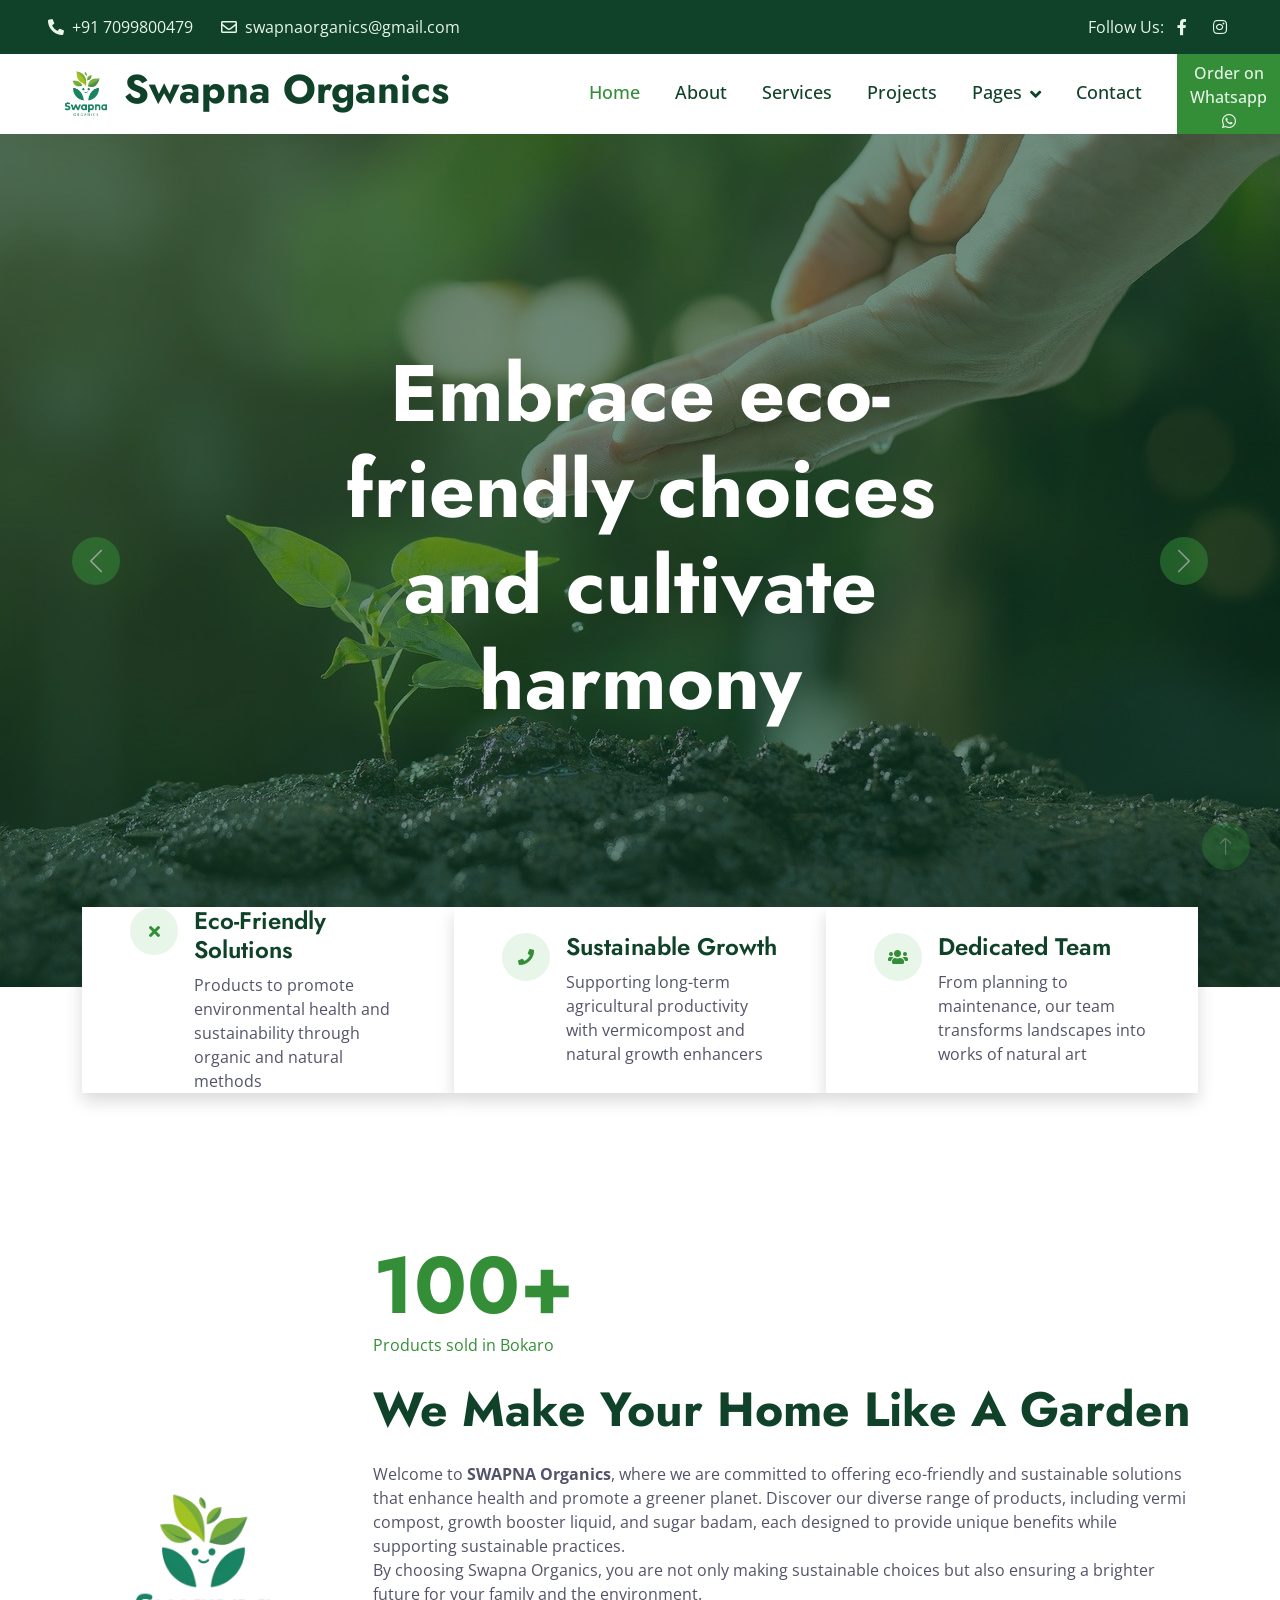
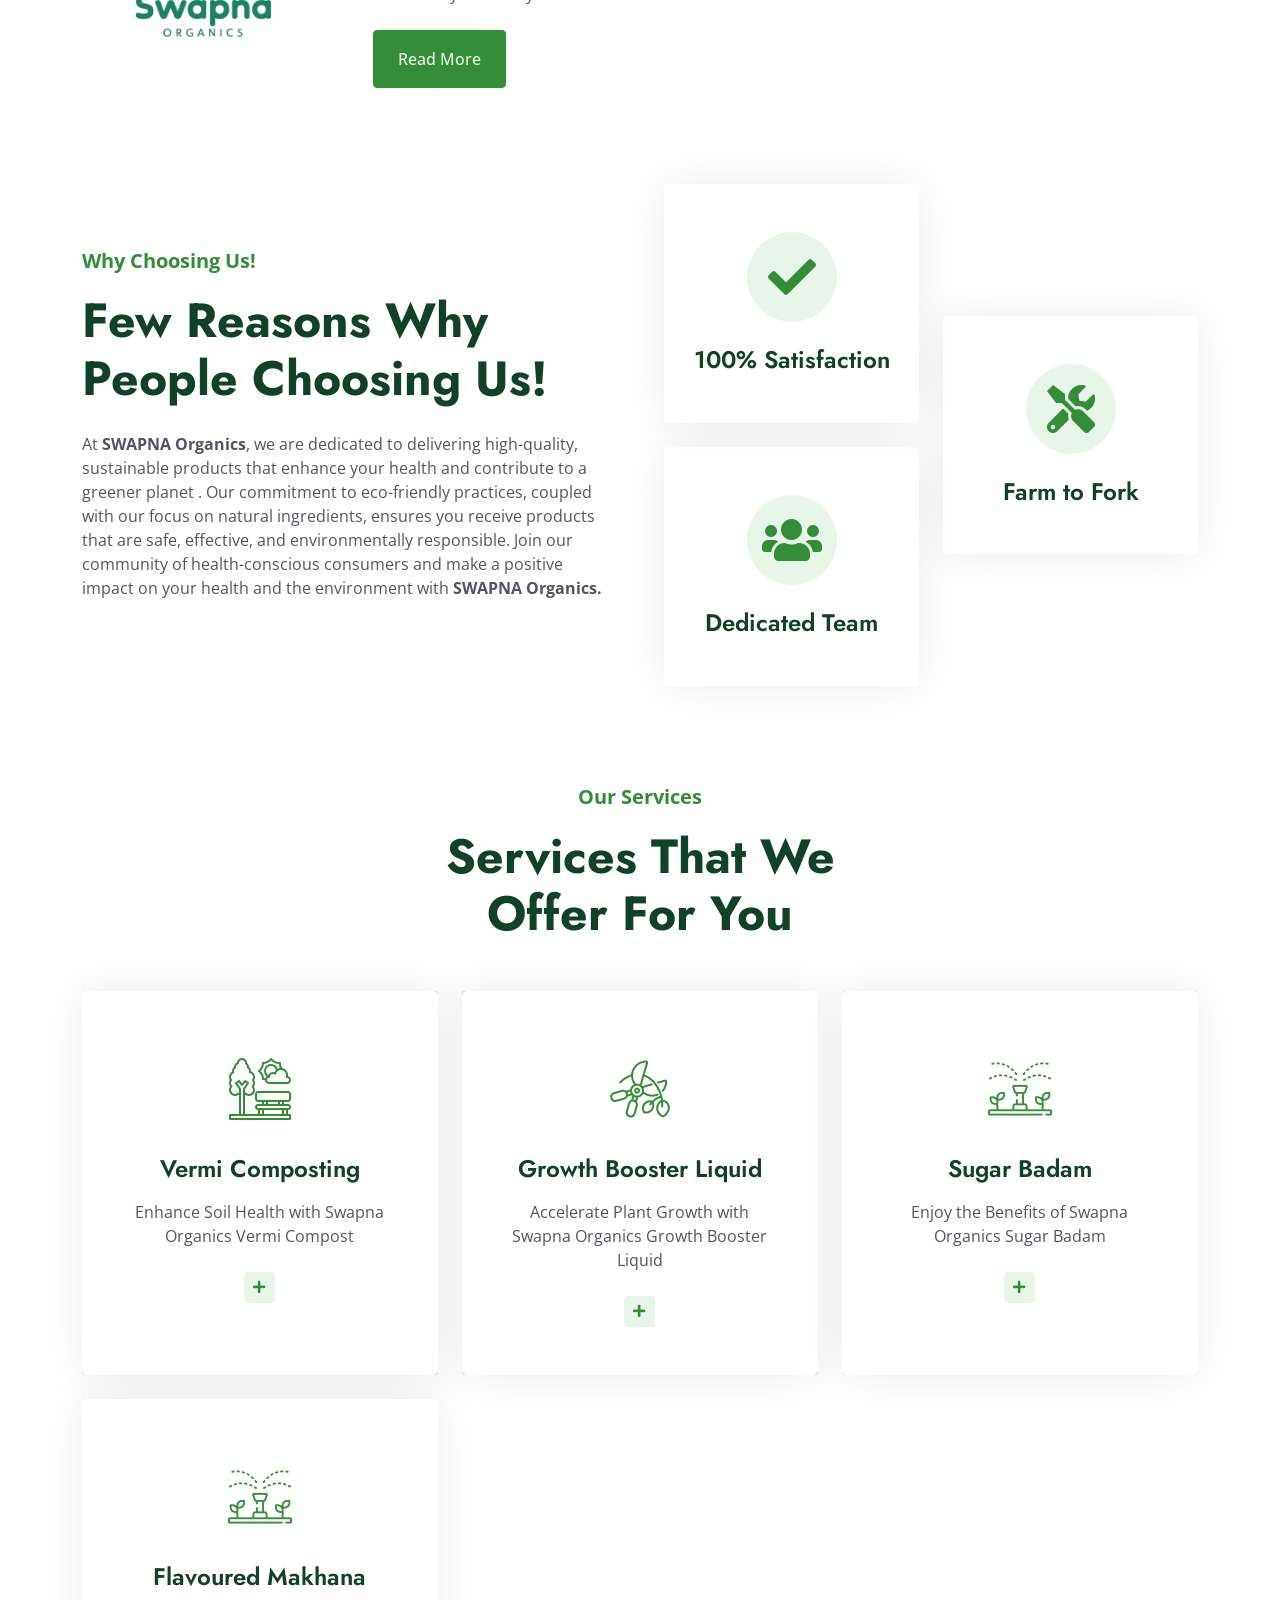
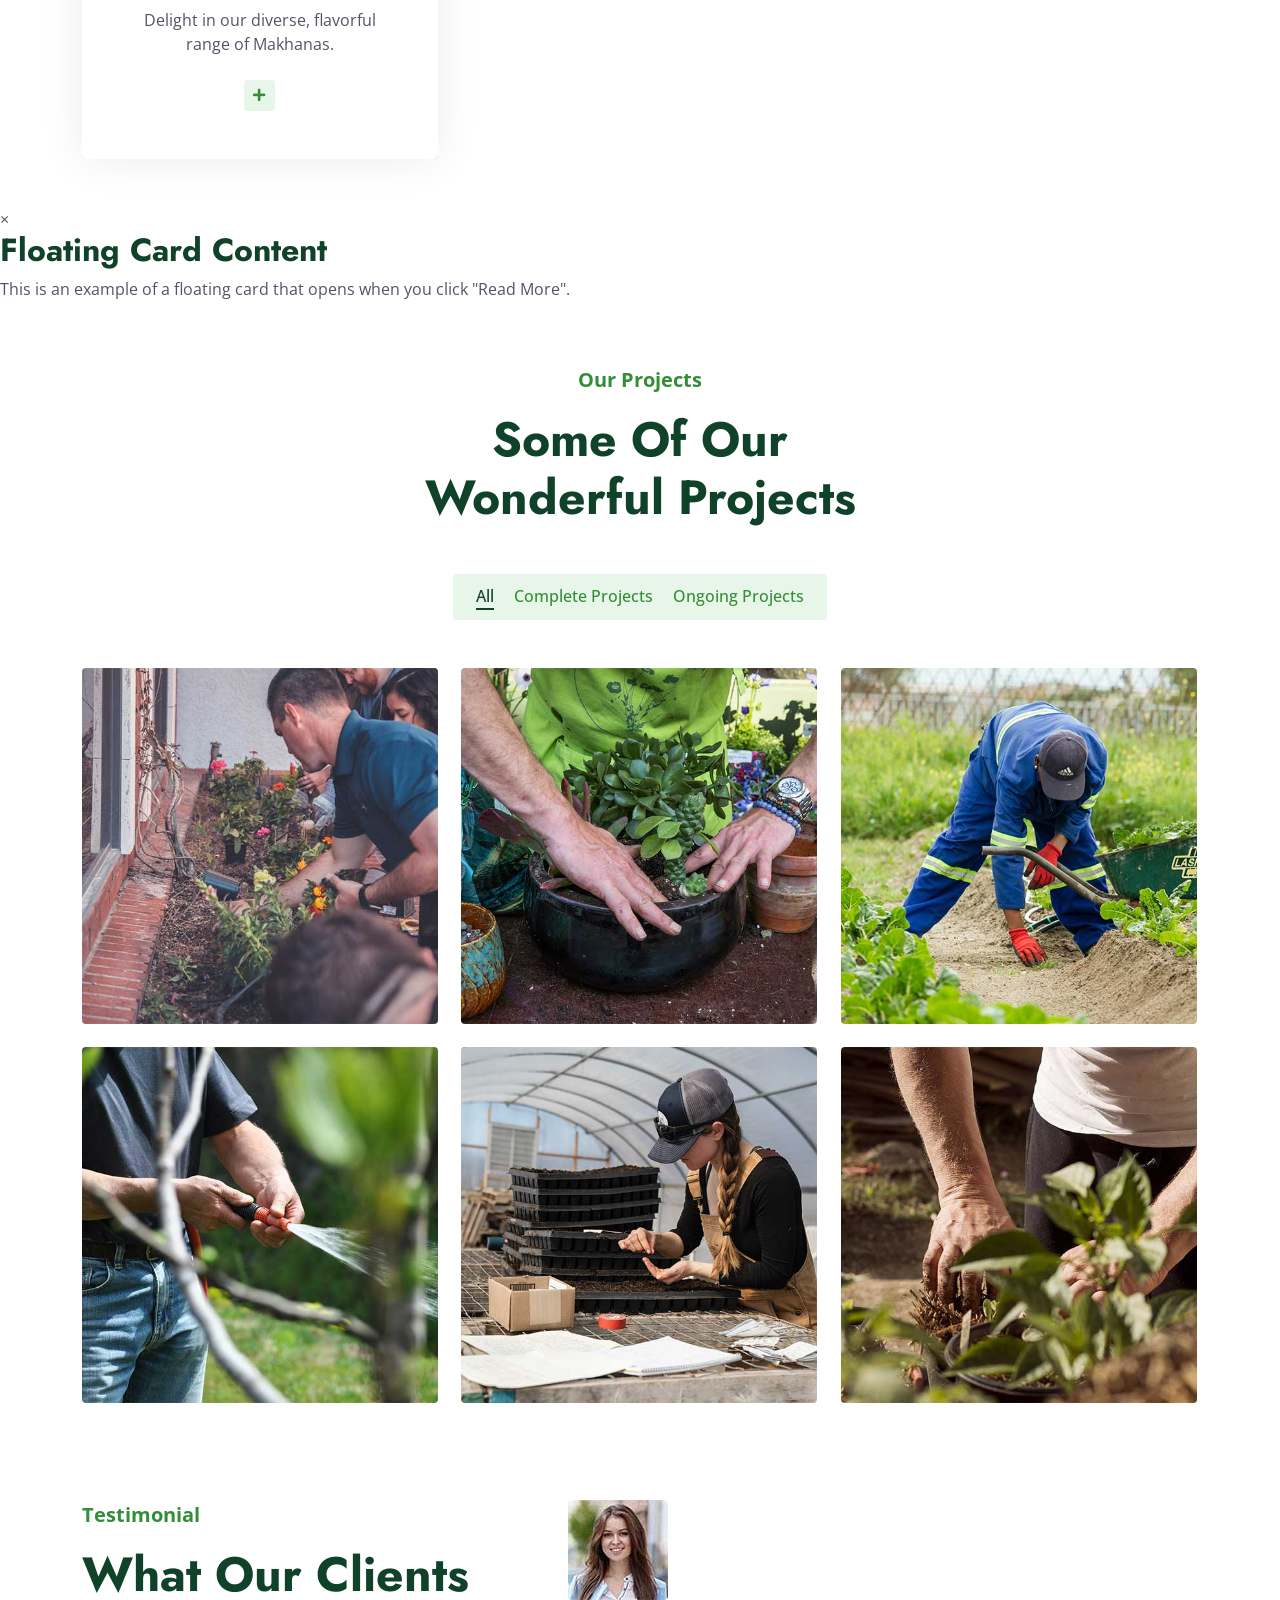
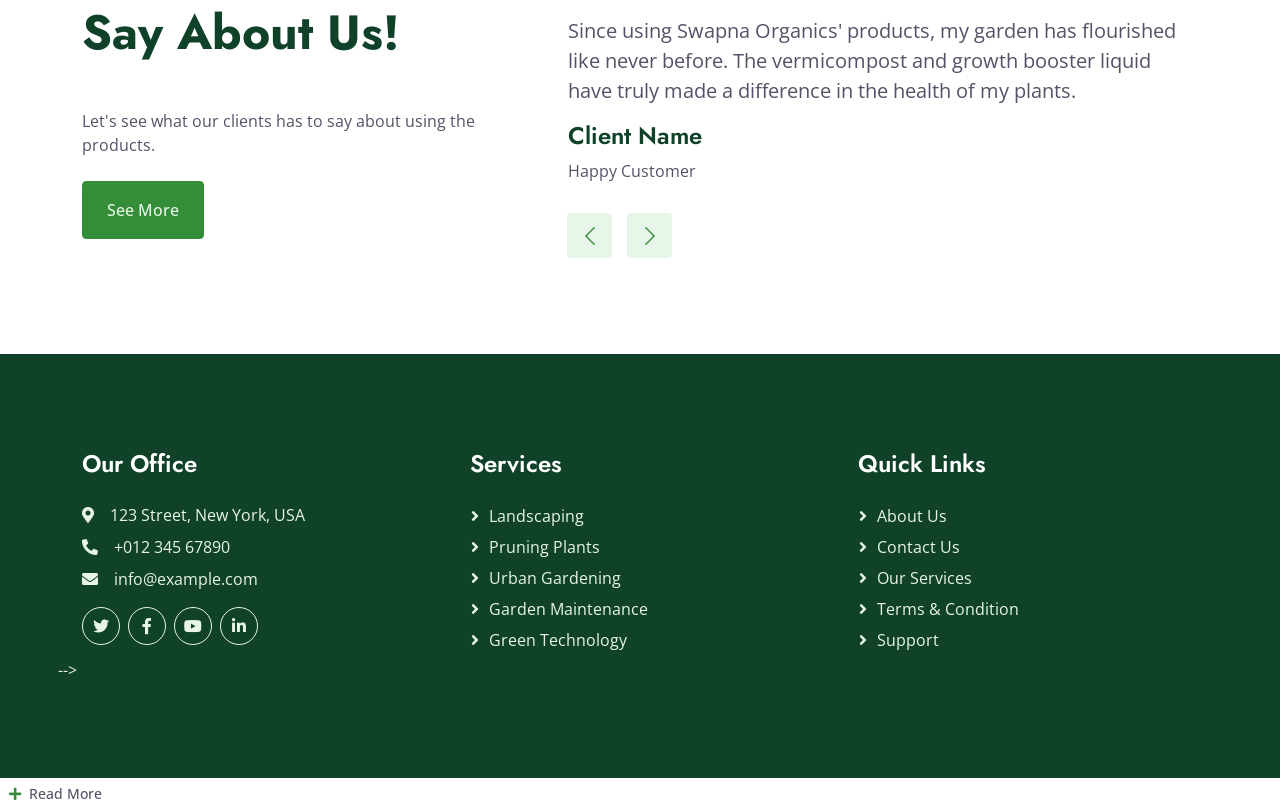
<file: index.html>
<!DOCTYPE html>
<html lang="en">

<head>
    <meta charset="utf-8">
    <title onload="updateCompanyName()">Swapna Organics</title>
    <meta content="width=device-width, initial-scale=1.0" name="viewport">
    <meta content="" name="keywords">
    <meta content="" name="description">

    <!-- Favicon -->
    <link href="img/favicon.ico" rel="icon">

    <!-- Google Web Fonts -->
    <link rel="preconnect" href="https://fonts.googleapis.com">
    <link rel="preconnect" href="https://fonts.gstatic.com" crossorigin>
    <link href="https://fonts.googleapis.com/css2?family=Jost:wght@500;600;700&family=Open+Sans:wght@400;500&display=swap" rel="stylesheet">  

    <!-- Icon Font Stylesheet -->
    <link href="https://cdnjs.cloudflare.com/ajax/libs/font-awesome/5.10.0/css/all.min.css" rel="stylesheet">
    <link href="https://cdn.jsdelivr.net/npm/bootstrap-icons@1.4.1/font/bootstrap-icons.css" rel="stylesheet">

    <!-- Libraries Stylesheet -->
    <link href="lib/animate/animate.min.css" rel="stylesheet">
    <link href="lib/owlcarousel/assets/owl.carousel.min.css" rel="stylesheet">
    <link href="lib/lightbox/css/lightbox.min.css" rel="stylesheet">

    <!-- Customized Bootstrap Stylesheet -->
    <link href="css/bootstrap.min.css" rel="stylesheet">

    <!-- Template Stylesheet -->
    <link href="css/style.css" rel="stylesheet">
</head>

<body>
    <!-- Spinner Start -->
    <div id="spinner" class="show bg-white position-fixed translate-middle w-100 vh-100 top-50 start-50 d-flex align-items-center justify-content-center">
        <div class="spinner-border text-primary" role="status" style="width: 3rem; height: 3rem;"></div>
    </div>
    <!-- Spinner End -->


    <!-- Topbar Start -->
    <div class="container-fluid bg-dark text-light px-0 py-2">
        <div class="row gx-0 d-none d-lg-flex">
            <div class="col-lg-7 px-5 text-start">
                <div class="h-100 d-inline-flex align-items-center me-4">
                    <span class="fa fa-phone-alt me-2"></span>
                    <span>+91 7099800479</span>
                </div>
                <div class="h-100 d-inline-flex align-items-center">
                    <span class="far fa-envelope me-2"></span>
                    <span>swapnaorganics@gmail.com</span>
                </div>
            </div>
            <div class="col-lg-5 px-5 text-end">
                <div class="h-100 d-inline-flex align-items-center mx-n2">
                    <span>Follow Us:</span>
                    <a class="btn btn-link text-light" href="https://www.facebook.com/sonali.priya.792197"><i class="fab fa-facebook-f"></i></a>
                    <!-- <a class="btn btn-link text-light" href=""><i class="fab fa-twitter"></i></a>
                    <a class="btn btn-link text-light" href=""><i class="fab fa-linkedin-in"></i></a> -->
                    <a class="btn btn-link text-light" href="https://www.instagram.com/sumita.dixit.963?igsh=MWhtOW9wZmJwamNkbA=="><i class="fab fa-instagram"></i></a>
                </div>
            </div>
        </div>
    </div>
    <!-- Topbar End -->


    <!-- Navbar Start -->
    <nav class="navbar navbar-expand-lg bg-white navbar-light sticky-top p-0">
        <a href="index.html" class="navbar-brand d-flex align-items-center px-3 px-lg-5">
            <h1 class="m-0"><img class="w-16" src="img/icon/icon-0.png" alt="Icon">Swapna Organics</h1>
        </a>
        <button type="button" class="navbar-toggler me-4" data-bs-toggle="collapse" data-bs-target="#navbarCollapse">
            <span class="navbar-toggler-icon"></span>
        </button>
        <div class="collapse navbar-collapse" id="navbarCollapse">
            <div class="navbar-nav ms-auto p-4  p-lg-0">
                <a href="index.html" class="nav-item nav-link active">Home</a>
                <a href="about.html" class="nav-item nav-link">About</a>
                <a href="service.html" class="nav-item nav-link">Services</a>
                <a href="projects.html" class="nav-item nav-link">Projects</a>
                <div class="nav-item dropdown">
                    <a href="#" class="nav-link dropdown-toggle" data-bs-toggle="dropdown">Pages</a>
                    <div class="dropdown-menu bg-light m-0">
                        <a href="feature.html" class="dropdown-item">Features</a>
                        <a href="blog.html" class="dropdown-item">Blogs</a>
                        <a href="quote.html" class="dropdown-item">Free Quote</a>
                        <a href="team.html" class="dropdown-item">Our Team</a>
                        <a href="testimonial.html" class="dropdown-item">Testimonial</a>
                        <a href="404.html" class="dropdown-item">404 Page</a>
                    </div>
                </div>
                <a href="contact.html" class="nav-item nav-link">Contact</a>
                <a href="https://wa.me/919693905049/?text=Hey" class="btn btn-primary 
                 rounded-0 d-none d-lg-block mr-4">Order on Whatsapp<i class="fab fa-whatsapp"></i></a>

            </div>

        </div>
    </nav>
    <!-- Navbar End -->


    <!-- Carousel Start -->
    <div class="container-fluid p-0 wow fadeIn" data-wow-delay="0.1s">
        <div id="header-carousel" class="carousel slide" data-bs-ride="carousel">
            <div class="carousel-inner">
                <div class="carousel-item active">
                    <img class="w-100" src="img/carousel-01.jpeg" alt="Image">
                    <div class="carousel-caption">
                        <div class="container">
                            <div class="row justify-content-center">
                                <div class="col-lg-8">
                                    <h1 class="display-1 text-white mb-5 animated slideInDown">Embrace eco-friendly choices and cultivate harmony</h1>
                                    <!-- <a href="service.html" class="btn btn-primary py-sm-3 px-sm-4">Explore More</a> -->
                                </div>
                            </div>
                        </div>
                    </div>
                </div>
                <div class="carousel-item">
                    <img class="w-100" src="img/carousel-02.jpg" alt="Image">
                    <div class="carousel-caption">
                        <div class="container">
                            <div class="row justify-content-center">
                                <div class="col-lg-8">
                                    <h1 class="display-1 text-white mb-5 animated slideInDown">Nourish naturally while live sustainably</h1>
                                    <!-- <a href="service.html" class="btn btn-primary py-sm-3 px-sm-4">Explore More</a> -->
                                </div>
                            </div>
                        </div>
                    </div>
                </div>
                <!-- <div class="carousel-item">
                    <img class="w-100" src="img/carousel-2.jpg" alt="Image">
                    <div class="carousel-caption">
                        <div class="container">
                            <div class="row justify-content-center">
                                <div class="col-lg-9">
                                    <h1 class="display-1 text-white mb-5 animated slideInDown">Step into a world where flowers tell stories</h1>
                                    <a href="service.html" class="btn btn-primary py-sm-3 px-sm-4">Explore More</a>
                                </div>
                            </div>
                        </div>
                    </div>
                </div> -->
            </div>
            <button class="carousel-control-prev" type="button" data-bs-target="#header-carousel"
                data-bs-slide="prev">
                <span class="carousel-control-prev-icon" aria-hidden="true"></span>
                <span class="visually-hidden">Previous</span>
            </button>
            <button class="carousel-control-next" type="button" data-bs-target="#header-carousel"
                data-bs-slide="next">
                <span class="carousel-control-next-icon" aria-hidden="true"></span>
                <span class="visually-hidden">Next</span>
            </button>
        </div>
    </div>
    <!-- Carousel End -->


    <!-- Top Feature Start -->
    <div class="container-fluid top-feature py-5 pt-lg-0">
        <div class="container py-5 pt-lg-0">
            <div class="row gx-0">
                <div class="col-lg-4 wow fadeIn" data-wow-delay="0.1s">
                    <div class="bg-white shadow d-flex align-items-center h-100 px-5" style="min-height: 160px;">
                        <div class="d-flex">
                            <div class="flex-shrink-0 btn-lg-square rounded-circle bg-light">
                                <i class="fa fa-times text-primary"></i>
                            </div>
                            <div class="ps-3">
                                <h4>Eco-Friendly Solutions</h4>
                                <span> Products to promote environmental health and sustainability through organic and natural methods
                                </span>
                            </div>
                        </div>
                    </div>
                </div>
              
                <div class="col-lg-4 wow fadeIn" data-wow-delay="0.5s">
                    <div class="bg-white shadow d-flex align-items-center h-100 px-5" style="min-height: 160px;">
                        <div class="d-flex">
                            <div class="flex-shrink-0 btn-lg-square rounded-circle bg-light">
                                <i class="fa fa-phone text-primary"></i>
                            </div>
                            <div class="ps-3">

                                <h4>Sustainable Growth</h4>
                                <span>Supporting long-term agricultural productivity with vermicompost and natural growth enhancers
                                </span>
                            </div>
                        </div>
                    </div>
                </div>
                <div class="col-lg-4 wow fadeIn" data-wow-delay="0.3s">
                    <div class="bg-white shadow d-flex align-items-center h-100 px-5" style="min-height: 160px;">
                        <div class="d-flex">
                            <div class="flex-shrink-0 btn-lg-square rounded-circle bg-light">
                                <i class="fa fa-users text-primary"></i>
                            </div>
                            <div class="ps-3">
                                <h4>Dedicated Team</h4>
                                <span>From planning to maintenance, our team transforms landscapes into works of natural art</span>
                            </div>
                        </div>
                    </div>
                </div>
            </div>
        </div>
    </div>
    <!-- Top Feature End -->


    <!-- About Start -->
    <div class="container-xxl py-5">
        <div class="container">
            <div class="row g-5 align-items-end">
                <div class="col-lg-3 col-md-5 wow fadeInUp" data-wow-delay="0.1s">
                    <img class="img-fluid rounded" data-wow-delay="0.1s" src="img/icon/icon-0.png">
                </div>
                <div class=" col-md-9 wow fadeInUp" data-wow-delay="0.3s">
                    
                    <h1 class="display-1 text-primary mb-0">100+</h1>
                    <p class="text-primary mb-4">Products sold in Bokaro</p>
                    <h1 class="display-5 mb-4">We Make Your Home Like A Garden</h1>
                    <p class=" mb-4">Welcome to <b>SWAPNA Organics</b>, where we are committed to
                         offering eco-friendly and sustainable solutions that enhance health
                          and promote a greener planet. Discover our diverse range of products,
                           including vermi compost, growth booster liquid, and sugar badam, 
                           each designed to provide unique benefits while supporting sustainable practices.</br>
                         By choosing Swapna Organics, you are not only making sustainable
                         choices but also ensuring a brighter future for your family and the environment.</p>
                    <a class="btn btn-primary py-3 px-4" href="./about.html">Read More</a>
                </div>
                <!-- <div class="col-lg-3 col-md-12 wow fadeInUp" data-wow-delay="0.5s">
                    <div class="row g-5">
                        <div class="col-12 col-sm-6 col-lg-12">
                            <div class="border-start ps-4">
                                <i class="fa fa-award fa-3x text-primary mb-3"></i>
                                <h4 class="mb-3">Mission</h4>
                                <span>Our mission is to deliver high-quality, eco-friendly, and sustainable solutions that support health and wellness. We are dedicated to promoting sustainable agricultural practices, offering natural products, and inspiring healthier lifestyles. By integrating innovation and environmental responsibility, we aim to contribute positively to the well-being of individuals and the planet</span>
                            </div>
                        </div>
                        <div class="col-12 col-sm-6 col-lg-12">
                            <div class="border-start ps-4">
                                <i class="fa fa-users fa-3x text-primary mb-3"></i>
                                <h4 class="mb-3">Vision</h4>
                                <span>To be a leading provider of sustainable, natural, and health-promoting products that enhance the quality of life for our customers while fostering environmental stewardship and sustainability</span>
                            </div>
                        </div>
                    </div>
                </div> -->
            </div>
        </div>
    </div>
    <!-- About End -->


    <!-- Facts Start -->
    <!-- <div class="container-fluid facts my-5 py-5" data-parallax="scroll" data-image-src="img/carousel-01.jpg">
        <div class="container py-5">
            <div class="row g-5">
                <div class="col-sm-6 col-lg-3 text-center wow fadeIn" data-wow-delay="0.1s">
                    <h1 class="display-4 text-white" data-toggle="counter-up">1234</h1>
                    <span class="fs-5 fw-semi-bold text-light">Happy Clients</span>
                </div>
                <div class="col-sm-6 col-lg-3 text-center wow fadeIn" data-wow-delay="0.3s">
                    <h1 class="display-4 text-white" data-toggle="counter-up">1234</h1>
                    <span class="fs-5 fw-semi-bold text-light">Garden Complated</span>
                </div>
                <div class="col-sm-6 col-lg-3 text-center wow fadeIn" data-wow-delay="0.5s">
                    <h1 class="display-4 text-white" data-toggle="counter-up">1234</h1>
                    <span class="fs-5 fw-semi-bold text-light">Dedicated Staff</span>
                </div>
                <div class="col-sm-6 col-lg-3 text-center wow fadeIn" data-wow-delay="0.7s">
                    <h1 class="display-4 text-white" data-toggle="counter-up">1234</h1>
                    <span class="fs-5 fw-semi-bold text-light">Awards Achieved</span>
                </div>
            </div>
        </div>
    </div> -->
    <!-- Facts End -->


    <!-- Features Start -->
    <div class="container-xxl py-5">
        <div class="container">
            <div class="row g-5 align-items-center">
                <div class="col-lg-6 wow fadeInUp" data-wow-delay="0.1s">
                    <p class="fs-5 fw-bold text-primary">Why Choosing Us!</p>
                    <h1 class="display-5 mb-4">Few Reasons Why People Choosing Us!</h1>
                    <p class="mb-4">At <b>SWAPNA Organics</b>, we are dedicated to delivering high-quality, 
                        sustainable products that enhance your health and contribute to a greener planet
                        . Our commitment to eco-friendly practices, coupled with our focus on natural 
                        ingredients, ensures you receive products that are safe, effective, and environmentally
                         responsible. Join our community of health-conscious consumers and make a positive
                          impact on your health and the environment with<b> SWAPNA Organics.</b></p>
                    <!-- <a class="btn btn-primary py-3 px-4" href="">Explore More</a> -->
                </div>
                <div class="col-lg-6">
                    <div class="row g-4 align-items-center">
                        <div class="col-md-6">
                            <div class="row g-4">
                                <div class="col-12 wow fadeIn" data-wow-delay="0.3s">
                                    <div class="text-center rounded py-5 px-4" style="box-shadow: 0 0 45px rgba(0,0,0,.08);">
                                        <div class="btn-square bg-light rounded-circle mx-auto mb-4" style="width: 90px; height: 90px;">
                                            <i class="fa fa-check fa-3x text-primary"></i>
                                        </div>
                                        <h4 class="mb-0">100% Satisfaction</h4>
                                    </div>
                                </div>
                                <div class="col-12 wow fadeIn" data-wow-delay="0.5s">
                                    <div class="text-center rounded py-5 px-4" style="box-shadow: 0 0 45px rgba(0,0,0,.08);">
                                        <div class="btn-square bg-light rounded-circle mx-auto mb-4" style="width: 90px; height: 90px;">
                                            <i class="fa fa-users fa-3x text-primary"></i>
                                        </div>
                                        <h4 class="mb-0">Dedicated Team</h4>
                                    </div>
                                </div>
                            </div>
                        </div>
                        <div class="col-md-6 wow fadeIn" data-wow-delay="0.7s">
                            <div class="text-center rounded py-5 px-4" style="box-shadow: 0 0 45px rgba(0,0,0,.08);">
                                <div class="btn-square bg-light rounded-circle mx-auto mb-4" style="width: 90px; height: 90px;">
                                    <i class="fa fa-tools fa-3x text-primary"></i>
                                </div>
                                <h4 class="mb-0">Farm to Fork</h4>
                            </div>
                        </div>
                    </div>
                </div>
            </div>
        </div>
    </div>
    <!-- Features End -->


    <!-- Service Start -->
    <div class="container-xxl py-5">
        <div class="container">
            <div class="text-center mx-auto wow fadeInUp" data-wow-delay="0.1s" style="max-width: 500px;">
                <p class="fs-5 fw-bold text-primary">Our Services</p>
                <h1 class="display-5 mb-5">Services That We Offer For You</h1>
            </div>
            <div class="row g-4">
                <div class="col-lg-4 col-md-6 wow fadeInUp" data-wow-delay="0.1s">
                    <div class="service-item rounded d-flex h-100">
                        <div class="service-img rounded">
                            <img class="img-fluid" src="img/service-1.jpg" alt="">
                        </div>
                        <div class="service-text rounded p-5">
                            <div class="btn-square rounded-circle mx-auto mb-3">
                                <img class="img-fluid" src="img/icon/icon-3.png" alt="Icon">
                            </div>
                            <h4 class="mb-3">Vermi Composting</h4>
                            <p class="mb-4">Enhance Soil Health with Swapna Organics Vermi Compost</p>
                            <button class="btn btn-sm open-card-btn"><i class="fa fa-plus text-primary me-2"></i>Read More</button>
                        </div>
                    </div>
                </div>
                
                <div class="col-lg-4 col-md-6 wow fadeInUp" data-wow-delay="0.3s">
                    <div class="service-item rounded d-flex h-100">
                        <div class="service-img rounded">
                            <img class="img-fluid" src="img/service-2.jpg" alt="">
                        </div>
                        <div class="service-text rounded p-5">
                            <div class="btn-square rounded-circle mx-auto mb-3">
                                <img class="img-fluid" src="img/icon/icon-6.png" alt="Icon">
                            </div>
                            <h4 class="mb-3">Growth Booster Liquid</h4>
                            <p class="mb-4">Accelerate Plant Growth with Swapna Organics Growth Booster Liquid</p>
                            <a class="btn btn-sm" href=""><i class="fa fa-plus text-primary me-2"></i>Read More</a>
                        </div>
                    </div>
                </div>
                <div class="col-lg-4 col-md-6 wow fadeInUp" data-wow-delay="0.5s">
                    <div class="service-item rounded d-flex h-100">
                        <div class="service-img rounded">
                            <img class="img-fluid" src="img/service-3.jpg" alt="">
                        </div>
                        <div class="service-text rounded p-5">
                            <div class="btn-square rounded-circle mx-auto mb-3">
                                <img class="img-fluid" src="img/icon/icon-5.png" alt="Icon">
                            </div>
                            <h4 class="mb-3">Sugar Badam</h4>
                            <p class="mb-4">Enjoy the Benefits of Swapna Organics Sugar Badam</p>
                            <a class="btn btn-sm" href=""><i class="fa fa-plus text-primary me-2"></i>Read More</a>
                        </div>
                    </div>
                </div>
                <div class="col-lg-4 col-md-6 wow fadeInUp" data-wow-delay="0.5s">
                    <div class="service-item rounded d-flex h-100">
                        <div class="service-img rounded">
                            <img class="img-fluid" src="img/service-7.jpg" alt="">
                        </div>
                        <div class="service-text rounded p-5">
                            <div class="btn-square rounded-circle mx-auto mb-3">
                                <img class="img-fluid" src="img/icon/icon-5.png" alt="Icon">
                            </div>
                            <h4 class="mb-3">Flavoured Makhana</h4>
                            <p class="mb-4">Delight in our diverse, flavorful range of Makhanas.</p>
                            <a class="btn btn-sm" href=""><i class="fa fa-plus text-primary me-2"></i>Read More</a>
                        </div>
                    </div>
                </div>
                <!-- <div class="col-lg-4 col-md-6 wow fadeInUp" data-wow-delay="0.1s">
                    <div class="service-item rounded d-flex h-100">
                        <div class="service-img rounded">
                            <img class="img-fluid" src="img/service-4.jpg" alt="">
                        </div>
                        <div class="service-text rounded p-5">
                            <div class="btn-square rounded-circle mx-auto mb-3">
                                <img class="img-fluid" src="img/icon/icon-4.png" alt="Icon">
                            </div>
                            <h4 class="mb-3">Stevia-Based Food Line </h4>
                            <p class="mb-4">Innovative and Healthy Food Options with Swapna Organics Stevia-Based Food Line </p>
                            <a class="btn btn-sm" href=""><i class="fa fa-plus text-primary me-2"></i>Read More</a>
                        </div>
                    </div>
                </div> -->
            </div>
        </div>
    </div>

    <div class="floating-card" id="floatingCard">
        <div class="card-content">
            <span class="close-btn" onclick="closeFloatingCard()">&times;</span>
            <h2>Floating Card Content</h2>
            <p>This is an example of a floating card that opens when you click "Read More".</p>
        </div>
    </div>
    <!-- Service End -->


    <!-- Quote Start -->
    <!-- <div class="container-fluid quote my-5 py-5" data-parallax="scroll" data-image-src="img/carousel-2.jpg">
        <div class="container py-5">
            <div class="row justify-content-center">
                <div class="col-lg-7">
                    <div class="bg-white rounded p-4 p-sm-5 wow fadeIn" data-wow-delay="0.5s">
                        <h1 class="display-5 text-center mb-5">Get A Free Quote</h1>
                        <div class="row g-3">
                            <div class="col-sm-6">
                                <div class="form-floating">
                                    <input type="text" class="form-control bg-light border-0" id="gname" placeholder="Gurdian Name">
                                    <label for="gname">Your Name</label>
                                </div>
                            </div>
                            <div class="col-sm-6">
                                <div class="form-floating">
                                    <input type="email" class="form-control bg-light border-0" id="gmail" placeholder="Gurdian Email">
                                    <label for="gmail">Your Email</label>
                                </div>
                            </div>
                            <div class="col-sm-6">
                                <div class="form-floating">
                                    <input type="text" class="form-control bg-light border-0" id="cname" placeholder="Child Name">
                                    <label for="cname">Your Mobile</label>
                                </div>
                            </div>
                            <div class="col-sm-6">
                                <div class="form-floating">
                                    <input type="text" class="form-control bg-light border-0" id="cage" placeholder="Child Age">
                                    <label for="cage">Service Type</label>
                                </div>
                            </div>
                            <div class="col-12">
                                <div class="form-floating">
                                    <textarea class="form-control bg-light border-0" placeholder="Leave a message here" id="message" style="height: 100px"></textarea>
                                    <label for="message">Message</label>
                                </div>
                            </div>
                            <div class="col-12 text-center">
                                <button class="btn btn-primary py-3 px-4" type="submit">Submit Now</button>
                            </div>
                        </div>
                    </div>
                </div>
            </div>
        </div>
    </div> -->
    <!-- Quote End -->


    <!-- Projects Start -->
    <div class="container-xxl py-5">
        <div class="container">
            <div class="text-center mx-auto wow fadeInUp" data-wow-delay="0.1s" style="max-width: 500px;">
                <p class="fs-5 fw-bold text-primary">Our Projects</p>
                <h1 class="display-5 mb-5">Some Of Our Wonderful Projects</h1>
            </div>
            <div class="row wow fadeInUp" data-wow-delay="0.3s">
                <div class="col-12 text-center">
                    <ul class="list-inline rounded mb-5" id="portfolio-flters">
                        <li class="mx-2 active" data-filter="*">All</li>
                        <li class="mx-2" data-filter=".first">Complete Projects</li>
                        <li class="mx-2" data-filter=".second">Ongoing Projects</li>
                    </ul>
                </div>
            </div>
            <div class="row g-4 portfolio-container">
                <div class="col-lg-4 col-md-6 portfolio-item first wow fadeInUp" data-wow-delay="0.1s">
                    <div class="portfolio-inner rounded">
                        <img class="img-fluid" src="img/service-1.jpg" alt="">
                        <div class="portfolio-text">
                            <h4 class="text-white mb-4">Landscaping</h4>
                            <div class="d-flex">
                                <a class="btn btn-lg-square rounded-circle mx-2" href="img/service-1.jpg" data-lightbox="portfolio"><i class="fa fa-eye"></i></a>
                                <a class="btn btn-lg-square rounded-circle mx-2" href=""><i class="fa fa-link"></i></a>
                            </div>
                        </div>
                    </div>
                </div>
                <div class="col-lg-4 col-md-6 portfolio-item second wow fadeInUp" data-wow-delay="0.3s">
                    <div class="portfolio-inner rounded">
                        <img class="img-fluid" src="img/service-2.jpg" alt="">
                        <div class="portfolio-text">
                            <h4 class="text-white mb-4">Pruning plants</h4>
                            <div class="d-flex">
                                <a class="btn btn-lg-square rounded-circle mx-2" href="img/service-2.jpg" data-lightbox="portfolio"><i class="fa fa-eye"></i></a>
                                <a class="btn btn-lg-square rounded-circle mx-2" href=""><i class="fa fa-link"></i></a>
                            </div>
                        </div>
                    </div>
                </div>
                <div class="col-lg-4 col-md-6 portfolio-item first wow fadeInUp" data-wow-delay="0.5s">
                    <div class="portfolio-inner rounded">
                        <img class="img-fluid" src="img/service-3.jpg" alt="">
                        <div class="portfolio-text">
                            <h4 class="text-white mb-4">Irrigation & Drainage</h4>
                            <div class="d-flex">
                                <a class="btn btn-lg-square rounded-circle mx-2" href="img/service-3.jpg" data-lightbox="portfolio"><i class="fa fa-eye"></i></a>
                                <a class="btn btn-lg-square rounded-circle mx-2" href=""><i class="fa fa-link"></i></a>
                            </div>
                        </div>
                    </div>
                </div>
                <div class="col-lg-4 col-md-6 portfolio-item second wow fadeInUp" data-wow-delay="0.1s">
                    <div class="portfolio-inner rounded">
                        <img class="img-fluid" src="img/service-4.jpg" alt="">
                        <div class="portfolio-text">
                            <h4 class="text-white mb-4">Garden Maintenance</h4>
                            <div class="d-flex">
                                <a class="btn btn-lg-square rounded-circle mx-2" href="img/service-4.jpg" data-lightbox="portfolio"><i class="fa fa-eye"></i></a>
                                <a class="btn btn-lg-square rounded-circle mx-2" href=""><i class="fa fa-link"></i></a>
                            </div>
                        </div>
                    </div>
                </div>
                <div class="col-lg-4 col-md-6 portfolio-item first wow fadeInUp" data-wow-delay="0.3s">
                    <div class="portfolio-inner rounded">
                        <img class="img-fluid" src="img/service-5.jpg" alt="">
                        <div class="portfolio-text">
                            <h4 class="text-white mb-4">Green Technology</h4>
                            <div class="d-flex">
                                <a class="btn btn-lg-square rounded-circle mx-2" href="img/service-5.jpg" data-lightbox="portfolio"><i class="fa fa-eye"></i></a>
                                <a class="btn btn-lg-square rounded-circle mx-2" href=""><i class="fa fa-link"></i></a>
                            </div>
                        </div>
                    </div>
                </div>
                <div class="col-lg-4 col-md-6 portfolio-item second wow fadeInUp" data-wow-delay="0.5s">
                    <div class="portfolio-inner rounded">
                        <img class="img-fluid" src="img/service-6.jpg" alt="">
                        <div class="portfolio-text">
                            <h4 class="text-white mb-4">Urban Gardening</h4>
                            <div class="d-flex">
                                <a class="btn btn-lg-square rounded-circle mx-2" href="img/service-6.jpg" data-lightbox="portfolio"><i class="fa fa-eye"></i></a>
                                <a class="btn btn-lg-square rounded-circle mx-2" href=""><i class="fa fa-link"></i></a>
                            </div>
                        </div>
                    </div>
                </div>
            </div>
        </div>
    </div>
    <!-- Projects End -->


    <!-- Team Start -->
    <!-- <div class="container-xxl py-5">
        <div class="container">
            <div class="text-center mx-auto wow fadeInUp" data-wow-delay="0.1s" style="max-width: 500px;">
                <p class="fs-5 fw-bold text-primary">Our Team</p>
                <h1 class="display-5 mb-5">Dedicated Members</h1>
            </div>
            <div class="row g-4">
                <div class="col-lg-4 col-md-6 wow fadeInUp" data-wow-delay="0.1s">
                    <div class="team-item rounded">
                        <img class="img-fluid" src="img/team-1.jpg" alt="">
                        <div class="team-text">
                            <h4 class="mb-0">Sumita Dixit</h4>
                            <p class="text-primary">Founder</p>
                            <div class="team-social d-flex">
                                <a class="btn btn-square rounded-circle me-2" href=""><i class="fab fa-facebook-f"></i></a>
                                <a class="btn btn-square rounded-circle me-2" href=""><i class="fab fa-twitter"></i></a>
                                <a class="btn btn-square rounded-circle me-2" href=""><i class="fab fa-instagram"></i></a>
                            </div>
                        </div>
                    </div>
                </div>
                <div class="col-lg-4 col-md-6 wow fadeInUp" data-wow-delay="0.3s">
                    <div class="team-item rounded">
                        <img class="img-fluid" src="img/team-2.jpg" alt="">
                        <div class="team-text">
                            <h4 class="mb-0">Sonali Dixit</h4>
                            <p class="text-primary">Food Technology Expert</p>
                            <div class="team-social d-flex">
                                <a class="btn btn-square rounded-circle me-2" href=""><i class="fab fa-facebook-f"></i></a>
                                <a class="btn btn-square rounded-circle me-2" href=""><i class="fab fa-twitter"></i></a>
                                <a class="btn btn-square rounded-circle me-2" href=""><i class="fab fa-instagram"></i></a>
                            </div>
                        </div>
                    </div>
                </div>
                <div class="col-lg-4 col-md-6 wow fadeInUp" data-wow-delay="0.5s">
                    <div class="team-item rounded">
                        <img class="img-fluid" src="img/team-3.jpg" alt="">
                        <div class="team-text">
                            <h4 class="mb-0">Shruti Sonal</h4>
                            <p class="text-primary">Finance Advisor</p>
                            <div class="team-social d-flex">
                                <a class="btn btn-square rounded-circle me-2" href=""><i class="fab fa-facebook-f"></i></a>
                                <a class="btn btn-square rounded-circle me-2" href=""><i class="fab fa-twitter"></i></a>
                                <a class="btn btn-square rounded-circle me-2" href=""><i class="fab fa-instagram"></i></a>
                            </div>
                        </div>
                    </div>
                </div>
            </div>
        </div>
    </div> -->
    <!-- Team End -->


    <!-- Testimonial Start -->
    <div class="container-xxl py-5">
        <div class="container">
            <div class="row g-5">
                <div class="col-lg-5 wow fadeInUp" data-wow-delay="0.1s">
                    <p class="fs-5 fw-bold text-primary">Testimonial</p>
                    <h1 class="display-5 mb-5">What Our Clients Say About Us!</h1>
                    <p class="mb-4">Let's see what our clients has to say about using the products.</p>
                    <a class="btn btn-primary py-3 px-4" href="./testimonial.html">See More</a>
                </div>
                <div class="col-lg-7 wow fadeInUp" data-wow-delay="0.5s">
                    <div class="owl-carousel testimonial-carousel">
                        <div class="testimonial-item">
                            <img class="img-fluid rounded mb-3" src="img/testimonial-1.jpg" alt="">
                            <p class="fs-5">Since using Swapna Organics' products, my garden has 
                                flourished like never before.
                                 The vermicompost and growth booster liquid have truly made a 
                                 difference in the health of my plants.</p>
                           <h4>Client Name</h4>
                           <span>Happy Customer</span>
                        </div>
                        <div class="testimonial-item">
                            <img class="img-fluid rounded mb-3" src="img/testimonial-2.jpg" alt="">
                            <p class="fs-5">I love the natural sweetness of Swapna Organics' stevia. 
                                It's a guilt-free treat that I can enjoy without worrying about my health.</p>
                            <h4>Client Name</h4>
                            <span>Satisfied Customer</span>
                        </div>
                    </div>
                </div>
            </div>
        </div>
    </div>
    <!-- Testimonial End -->


    <!-- Footer Start -->
    <div class="container-fluid bg-dark text-light footer mt-5 py-5 wow fadeIn" data-wow-delay="0.1s">
        <div class="container py-5">
            <div class="row g-5">
                <div class="col-lg-4 col-md-6">
                    <h4 class="text-white mb-4">Our Office</h4>
                    <p class="mb-2"><i class="fa fa-map-marker-alt me-3"></i>123 Street, New York, USA</p>
                    <p class="mb-2"><i class="fa fa-phone-alt me-3"></i>+012 345 67890</p>
                    <p class="mb-2"><i class="fa fa-envelope me-3"></i>info@example.com</p>
                    <div class="d-flex pt-2">
                        <a class="btn btn-square btn-outline-light rounded-circle me-2" href=""><i class="fab fa-twitter"></i></a>
                        <a class="btn btn-square btn-outline-light rounded-circle me-2" href=""><i class="fab fa-facebook-f"></i></a>
                        <a class="btn btn-square btn-outline-light rounded-circle me-2" href=""><i class="fab fa-youtube"></i></a>
                        <a class="btn btn-square btn-outline-light rounded-circle me-2" href=""><i class="fab fa-linkedin-in"></i></a>
                    </div>
                </div>
                <div class="col-lg-4 col-md-6">
                    <h4 class="text-white mb-4">Services</h4>
                    <a class="btn btn-link" href="">Landscaping</a>
                    <a class="btn btn-link" href="">Pruning plants</a>
                    <a class="btn btn-link" href="">Urban Gardening</a>
                    <a class="btn btn-link" href="">Garden Maintenance</a>
                    <a class="btn btn-link" href="">Green Technology</a>
                </div>
                <div class="col-lg-4 col-md-6">
                    <h4 class="text-white mb-4">Quick Links</h4>
                    <a class="btn btn-link" href="">About Us</a>
                    <a class="btn btn-link" href="">Contact Us</a>
                    <a class="btn btn-link" href="">Our Services</a>
                    <a class="btn btn-link" href="">Terms & Condition</a>
                    <a class="btn btn-link" href="">Support</a>
                </div>
                <!-- <!--SwapnaOrganics --> -->
            </div>
        </div>
    </div>
    <!-- Footer End -->


    <!-- Back to Top -->
    <a href="#" class="btn btn-lg btn-primary btn-lg-square rounded-circle back-to-top"><i class="bi bi-arrow-up"></i></a>
    <a class="btn btn-sm" href=""><i class="fa fa-plus text-primary me-2"></i>Read More</a>


    <!-- JavaScript Libraries -->
    <script src="https://code.jquery.com/jquery-3.4.1.min.js"></script>
    <script src="https://cdn.jsdelivr.net/npm/bootstrap@5.0.0/dist/js/bootstrap.bundle.min.js"></script>
    <script src="lib/wow/wow.min.js"></script>
    <script src="lib/easing/easing.min.js"></script>
    <script src="lib/waypoints/waypoints.min.js"></script>
    <script src="lib/owlcarousel/owl.carousel.min.js"></script>
    <script src="lib/counterup/counterup.min.js"></script>
    <script src="lib/parallax/parallax.min.js"></script>
    <script src="lib/isotope/isotope.pkgd.min.js"></script>
    <script src="lib/lightbox/js/lightbox.min.js"></script>

    <!-- Template Javascript -->
    <script src="js/main.js"></script>
    <script src="js/variables.js"></script>
</body>

</html>
</file>
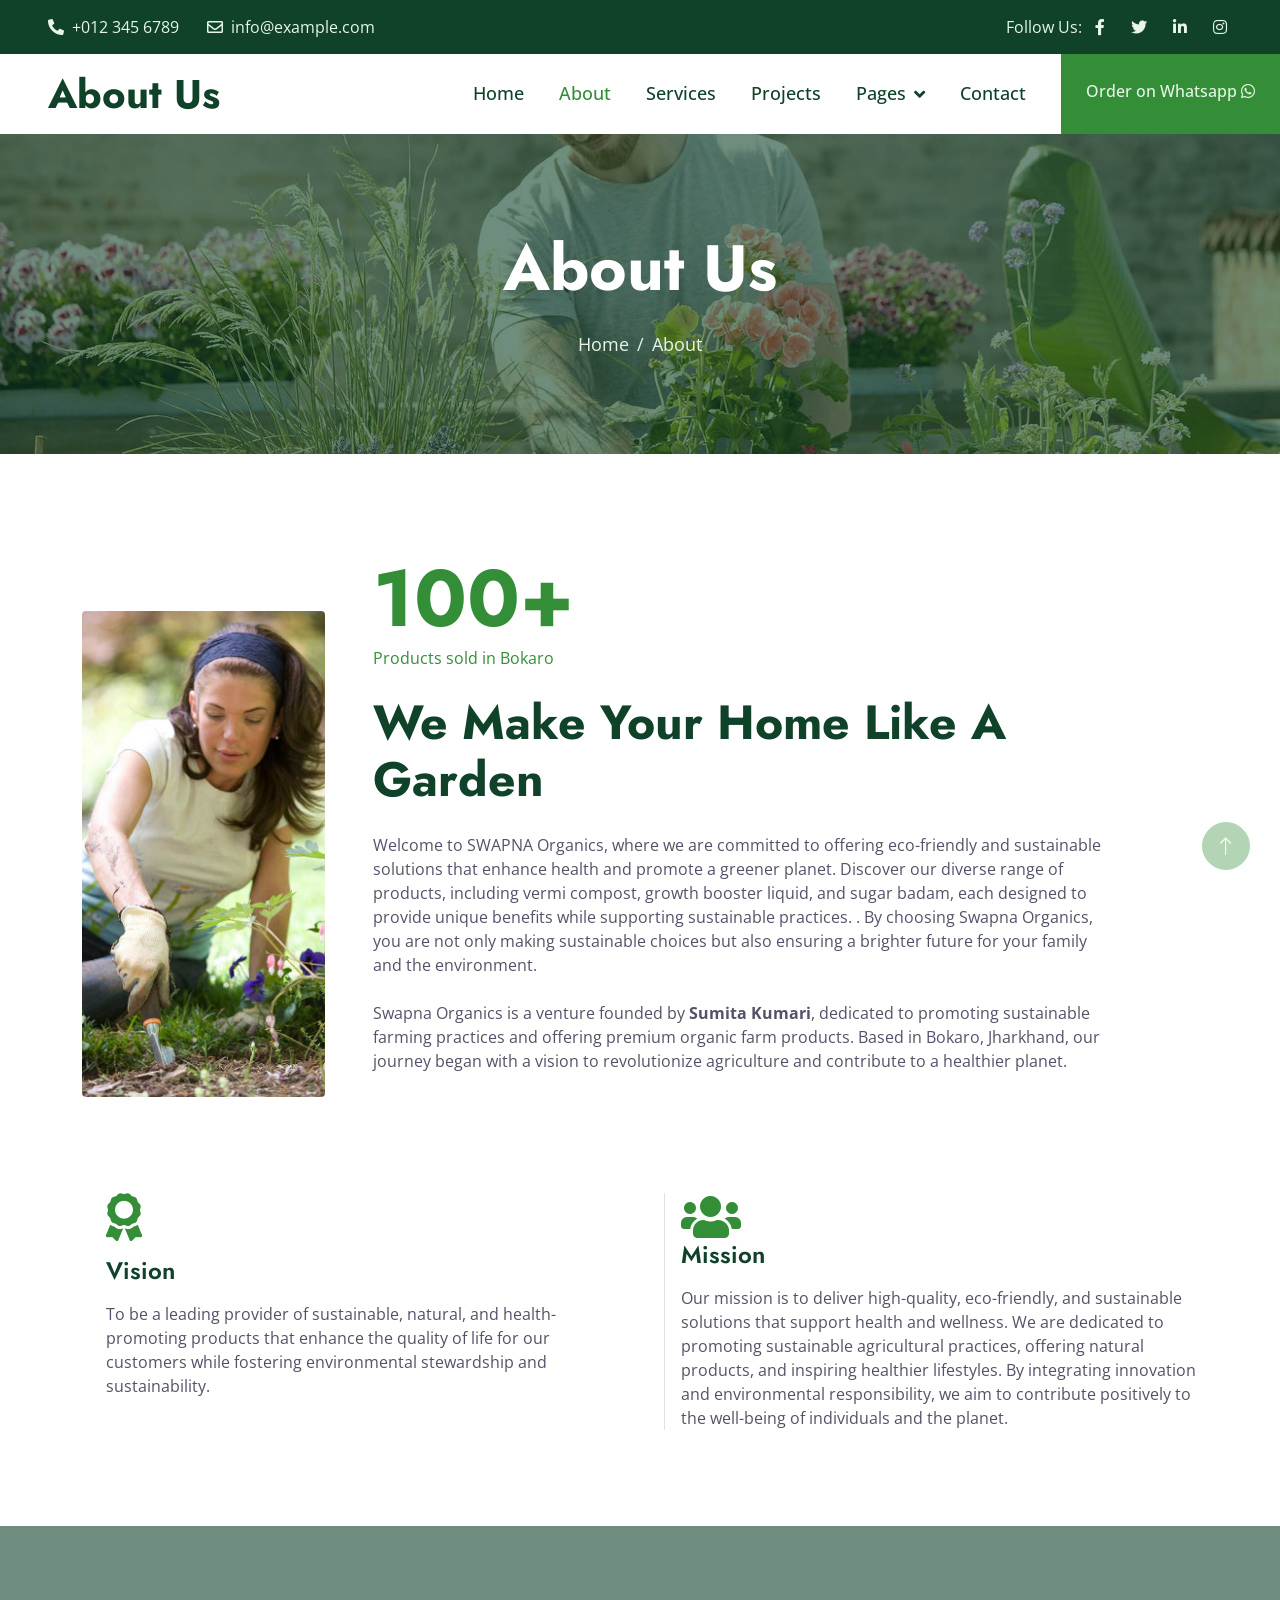
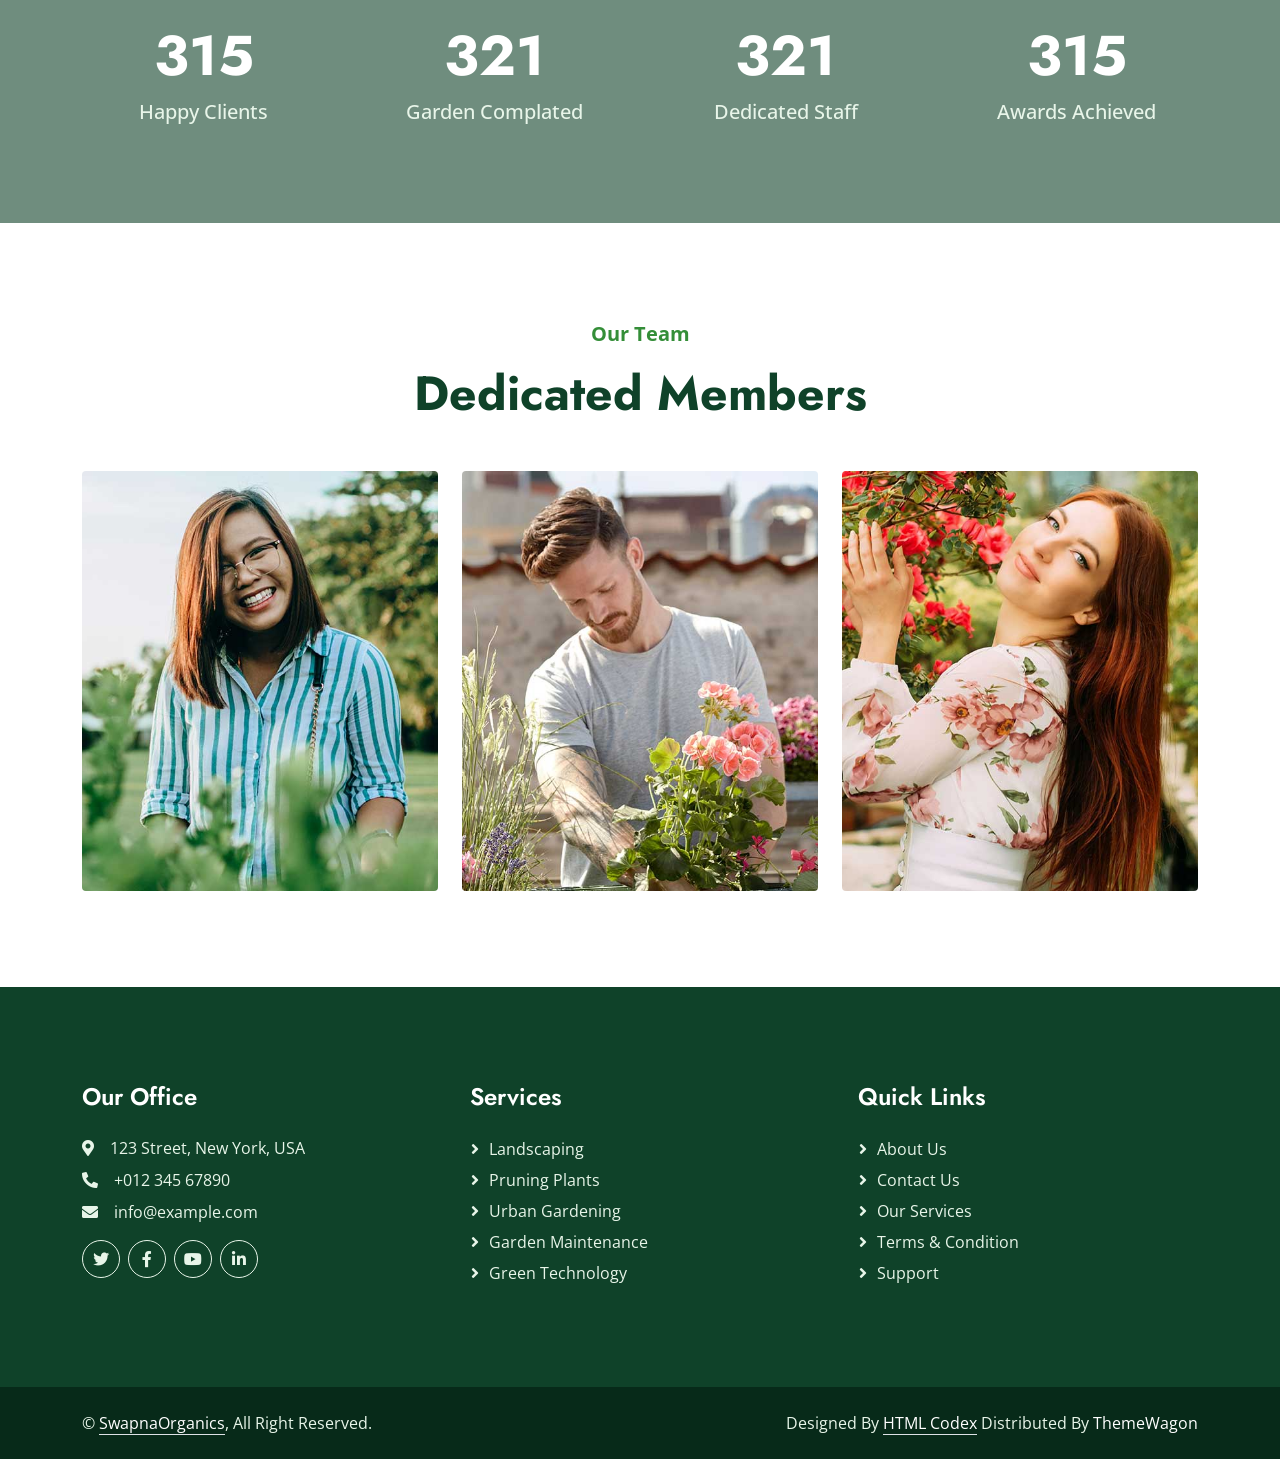
<file: about.html>
<!DOCTYPE html>
<html lang="en">

<head>
    <meta charset="utf-8">
    <title>Swapna Organics</title>
    <meta content="width=device-width, initial-scale=1.0" name="viewport">
    <meta content="" name="keywords">
    <meta content="" name="description">

    <!-- Favicon -->
    <link href="img/favicon.ico" rel="icon">

    <!-- Google Web Fonts -->
    <link rel="preconnect" href="https://fonts.googleapis.com">
    <link rel="preconnect" href="https://fonts.gstatic.com" crossorigin>
    <link href="https://fonts.googleapis.com/css2?family=Jost:wght@500;600;700&family=Open+Sans:wght@400;500&display=swap" rel="stylesheet">  

    <!-- Icon Font Stylesheet -->
    <link href="https://cdnjs.cloudflare.com/ajax/libs/font-awesome/5.10.0/css/all.min.css" rel="stylesheet">
    <link href="https://cdn.jsdelivr.net/npm/bootstrap-icons@1.4.1/font/bootstrap-icons.css" rel="stylesheet">

    <!-- Libraries Stylesheet -->
    <link href="lib/animate/animate.min.css" rel="stylesheet">
    <link href="lib/owlcarousel/assets/owl.carousel.min.css" rel="stylesheet">
    <link href="lib/lightbox/css/lightbox.min.css" rel="stylesheet">

    <!-- Customized Bootstrap Stylesheet -->
    <link href="css/bootstrap.min.css" rel="stylesheet">

    <!-- Template Stylesheet -->
    <link href="css/style.css" rel="stylesheet">
</head>

<body>
    <!-- Spinner Start -->
    <div id="spinner" class="show bg-white position-fixed translate-middle w-100 vh-100 top-50 start-50 d-flex align-items-center justify-content-center">
        <div class="spinner-border text-primary" role="status" style="width: 3rem; height: 3rem;"></div>
    </div>
    <!-- Spinner End -->


    <!-- Topbar Start -->
    <div class="container-fluid bg-dark text-light px-0 py-2">
        <div class="row gx-0 d-none d-lg-flex">
            <div class="col-lg-7 px-5 text-start">
                <div class="h-100 d-inline-flex align-items-center me-4">
                    <span class="fa fa-phone-alt me-2"></span>
                    <span>+012 345 6789</span>
                </div>
                <div class="h-100 d-inline-flex align-items-center">
                    <span class="far fa-envelope me-2"></span>
                    <span>info@example.com</span>
                </div>
            </div>
            <div class="col-lg-5 px-5 text-end">
                <div class="h-100 d-inline-flex align-items-center mx-n2">
                    <span>Follow Us:</span>
                    <a class="btn btn-link text-light" href=""><i class="fab fa-facebook-f"></i></a>
                    <a class="btn btn-link text-light" href=""><i class="fab fa-twitter"></i></a>
                    <a class="btn btn-link text-light" href=""><i class="fab fa-linkedin-in"></i></a>
                    <a class="btn btn-link text-light" href=""><i class="fab fa-instagram"></i></a>
                </div>
            </div>
        </div>
    </div>
    <!-- Topbar End -->


    <!-- Navbar Start -->
    <nav class="navbar navbar-expand-lg bg-white navbar-light sticky-top p-0">
        <a href="index.html" class="navbar-brand d-flex align-items-center px-4 px-lg-5">
            <h1 class="m-0">About Us</h1>
        </a>
        <button type="button" class="navbar-toggler me-4" data-bs-toggle="collapse" data-bs-target="#navbarCollapse">
            <span class="navbar-toggler-icon"></span>
        </button>
        <div class="collapse navbar-collapse" id="navbarCollapse">
            <div class="navbar-nav ms-auto p-4 p-lg-0">
                <a href="index.html" class="nav-item nav-link">Home</a>
                <a href="about.html" class="nav-item nav-link active">About</a>
                <a href="service.html" class="nav-item nav-link">Services</a>
                <a href="projects.html" class="nav-item nav-link">Projects</a>
                <div class="nav-item dropdown">
                    <a href="#" class="nav-link dropdown-toggle" data-bs-toggle="dropdown">Pages</a>
                    <div class="dropdown-menu bg-light m-0">
                        <a href="feature.html" class="dropdown-item">Features</a>
                        <a href="quote.html" class="dropdown-item">Free Quote</a>
                        <a href="team.html" class="dropdown-item">Our Team</a>
                        <a href="testimonial.html" class="dropdown-item">Testimonial</a>
                        <a href="404.html" class="dropdown-item">404 Page</a>
                    </div>
                </div>
                <a href="contact.html" class="nav-item nav-link">Contact</a>
            </div>
            <a href="https://wa.me/919693905049/?text=Hey" class="btn btn-primary py-4 px-lg-4 rounded-0 d-none d-lg-block">Order on Whatsapp    <i class="fab fa-whatsapp"></i></a>
        </div>
    </nav>
    <!-- Navbar End -->


    <!-- Page Header Start -->
    <div class="container-fluid page-header py-5 mb-5 wow fadeIn" data-wow-delay="0.1s">
        <div class="container text-center py-5">
            <h1 class="display-3 text-white mb-4 animated slideInDown">About Us</h1>
            <nav aria-label="breadcrumb animated slideInDown">
                <ol class="breadcrumb justify-content-center mb-0">
                    <li class="breadcrumb-item"><a href="/index.html">Home</a></li>
                    <li class="breadcrumb-item active" aria-current="page">About</li>
                </ol>
            </nav>
        </div>
    </div>
    <!-- Page Header End -->


    <!-- About Start -->
    <div class="container-xxl py-5">
        <div class="container">
            <div class="row g-5 align-items-end">
                <div class="col-lg-3 col-md-5 wow fadeInUp" data-wow-delay="0.1s">
                    <img class="img-fluid rounded" data-wow-delay="0.1s" src="img/about.jpg">
                </div>
                <div class=" col-md-8 wow fadeInUp" data-wow-delay="0.3s">
                    <h1 class="display-1 text-primary mb-0">100+</h1>
                    <p class="text-primary mb-4">Products sold in Bokaro</p>
                    <h1 class="display-5 mb-4">We Make Your Home Like A Garden</h1>
                    <p class="mb-4">Welcome to SWAPNA Organics, where we are committed to
                         offering eco-friendly and sustainable solutions that enhance health 
                         and promote a greener planet. Discover our diverse range of products,
                          including vermi compost, growth booster liquid, and sugar badam,
                           each designed to provide unique benefits while supporting sustainable practices.
                        . By choosing Swapna Organics, you are not only making sustainable choices but also ensuring a brighter future for your family and the environment.</p>
                    <p class="mb-4">Swapna Organics is a venture founded by <b>Sumita Kumari</b>, dedicated to promoting sustainable farming practices and offering premium organic farm products. Based in Bokaro, Jharkhand, our journey began with a vision to revolutionize agriculture and contribute to a healthier planet.</p>
                </div>
                
            </div>
        </div>
    </div>
    <!-- About End -->

    <!-- Mission and Vision -->
    <div class="container-xxxl py-5">
        <div class="container">
            <div class="row g-5 ">
    <!-- <div class="wow fadeInUp" data-wow-delay="0.5s"> -->
                    <!-- <div class="row g-5"> -->
                        <div class="col-lg-6 col-md-8 wow fadeInUp">
                            <div class=" ps-4">
                                <i class="fa fa-award fa-3x text-primary mb-3"></i>
                                <h4 class="mb-3">Vision</h4>
                                <span>To be a leading provider of sustainable, natural,
                                     and health-promoting products that enhance the quality
                                      of life for our customers while fostering environmental
                                       stewardship and sustainability.</span>
                            </div>
                        </div>
                        <div class="col-lg-6 col-md-8 wow fadeInUp">
                            <div class="border-start ps-3">
                                <i class="fa fa-users fa-3x text-primary mb-8"></i>
                                <h4 class="mb-3">Mission</h4>
                                <span>Our mission is to deliver high-quality, eco-friendly, 
                                    and sustainable solutions that support health and wellness.
                                     We are dedicated to promoting sustainable agricultural practices,
                                      offering natural products, and inspiring healthier lifestyles.
                                       By integrating innovation and environmental responsibility,
                                        we aim to contribute positively to the well-being of individuals
                                         and the planet.</span>
                            </div>
                        </div>
                    <!-- </div> -->
                <!-- </div> -->
                </div>
                </div>
                </div>
    <!-- Mission and Vision -->


    <!-- Facts Start -->
    <div class="container-fluid facts my-5 py-5" data-parallax="scroll" data-image-src="img/carousel-1.jpg">
        <div class="container py-5">
            <div class="row g-5">
                <div class="col-sm-6 col-lg-3 text-center wow fadeIn" data-wow-delay="0.1s">
                    <h1 class="display-4 text-white" data-toggle="counter-up">1234</h1>
                    <span class="fs-5 fw-semi-bold text-light">Happy Clients</span>
                </div>
                <div class="col-sm-6 col-lg-3 text-center wow fadeIn" data-wow-delay="0.3s">
                    <h1 class="display-4 text-white" data-toggle="counter-up">1234</h1>
                    <span class="fs-5 fw-semi-bold text-light">Garden Complated</span>
                </div>
                <div class="col-sm-6 col-lg-3 text-center wow fadeIn" data-wow-delay="0.5s">
                    <h1 class="display-4 text-white" data-toggle="counter-up">1234</h1>
                    <span class="fs-5 fw-semi-bold text-light">Dedicated Staff</span>
                </div>
                <div class="col-sm-6 col-lg-3 text-center wow fadeIn" data-wow-delay="0.7s">
                    <h1 class="display-4 text-white" data-toggle="counter-up">1234</h1>
                    <span class="fs-5 fw-semi-bold text-light">Awards Achieved</span>
                </div>
            </div>
        </div>
    </div>
    <!-- Facts End -->


    <!-- Team Start -->
    <div class="container-xxl py-5">
        <div class="container">
            <div class="text-center mx-auto wow fadeInUp" data-wow-delay="0.1s" style="max-width: 500px;">
                <p class="fs-5 fw-bold text-primary">Our Team</p>
                <h1 class="display-5 mb-5">Dedicated Members</h1>
            </div>
            <div class="row g-4">
                <div class="col-lg-4 col-md-6 wow fadeInUp" data-wow-delay="0.1s">
                    <div class="team-item rounded">
                        <img class="img-fluid" src="img/team-1.jpg" alt="">
                        <div class="team-text">
                            <h4 class="mb-0">Sumita Dixit</h4>
                            <p class="text-primary">Founder</p>
                            <div class="team-social d-flex">
                                <a class="btn btn-square rounded-circle me-2" href=""><i class="fab fa-facebook-f"></i></a>
                                <a class="btn btn-square rounded-circle me-2" href=""><i class="fab fa-twitter"></i></a>
                                <a class="btn btn-square rounded-circle me-2" href=""><i class="fab fa-instagram"></i></a>
                            </div>
                        </div>
                    </div>
                </div>
                <div class="col-lg-4 col-md-6 wow fadeInUp" data-wow-delay="0.3s">
                    <div class="team-item rounded">
                        <img class="img-fluid" src="img/team-2.jpg" alt="">
                        <div class="team-text">
                            <h4 class="mb-0">Sonali Dixit</h4>
                            <p class="text-primary">Food Technology Expert</p>
                            <div class="team-social d-flex">
                                <a class="btn btn-square rounded-circle me-2" href=""><i class="fab fa-facebook-f"></i></a>
                                <a class="btn btn-square rounded-circle me-2" href=""><i class="fab fa-twitter"></i></a>
                                <a class="btn btn-square rounded-circle me-2" href=""><i class="fab fa-instagram"></i></a>
                            </div>
                        </div>
                    </div>
                </div>
                <div class="col-lg-4 col-md-6 wow fadeInUp" data-wow-delay="0.5s">
                    <div class="team-item rounded">
                        <img class="img-fluid" src="img/team-3.jpg" alt="">
                        <div class="team-text">
                            <h4 class="mb-0">Shruti Sonal</h4>
                            <p class="text-primary">Finance Advisor</p>
                            <div class="team-social d-flex">
                                <a class="btn btn-square rounded-circle me-2" href=""><i class="fab fa-facebook-f"></i></a>
                                <a class="btn btn-square rounded-circle me-2" href=""><i class="fab fa-twitter"></i></a>
                                <a class="btn btn-square rounded-circle me-2" href=""><i class="fab fa-instagram"></i></a>
                            </div>
                        </div>
                    </div>
                </div>
            </div>
        </div>
    </div>
   
    <!-- Team End -->


    <!-- Footer Start -->
    <div class="container-fluid bg-dark text-light footer mt-5 py-5 wow fadeIn" data-wow-delay="0.1s">
        <div class="container py-5">
            <div class="row g-5">
                <div class="col-lg-4 col-md-6">
                    <h4 class="text-white mb-4">Our Office</h4>
                    <p class="mb-2"><i class="fa fa-map-marker-alt me-3"></i>123 Street, New York, USA</p>
                    <p class="mb-2"><i class="fa fa-phone-alt me-3"></i>+012 345 67890</p>
                    <p class="mb-2"><i class="fa fa-envelope me-3"></i>info@example.com</p>
                    <div class="d-flex pt-2">
                        <a class="btn btn-square btn-outline-light rounded-circle me-2" href=""><i class="fab fa-twitter"></i></a>
                        <a class="btn btn-square btn-outline-light rounded-circle me-2" href=""><i class="fab fa-facebook-f"></i></a>
                        <a class="btn btn-square btn-outline-light rounded-circle me-2" href=""><i class="fab fa-youtube"></i></a>
                        <a class="btn btn-square btn-outline-light rounded-circle me-2" href=""><i class="fab fa-linkedin-in"></i></a>
                    </div>
                </div>
                <div class="col-lg-4 col-md-6">
                    <h4 class="text-white mb-4">Services</h4>
                    <a class="btn btn-link" href="">Landscaping</a>
                    <a class="btn btn-link" href="">Pruning plants</a>
                    <a class="btn btn-link" href="">Urban Gardening</a>
                    <a class="btn btn-link" href="">Garden Maintenance</a>
                    <a class="btn btn-link" href="">Green Technology</a>
                </div>
                <div class="col-lg-4 col-md-6">
                    <h4 class="text-white mb-4">Quick Links</h4>
                    <a class="btn btn-link" href="">About Us</a>
                    <a class="btn btn-link" href="">Contact Us</a>
                    <a class="btn btn-link" href="">Our Services</a>
                    <a class="btn btn-link" href="">Terms & Condition</a>
                    <a class="btn btn-link" href="">Support</a>
                </div>
                <!--SwapnaOrganics -->
            </div>
        </div>
    </div>
    <!-- Footer End -->


    <!-- Copyright Start -->
    <div class="container-fluid copyright py-4">
        <div class="container">
            <div class="row">
                <div class="col-md-6 text-center text-md-start mb-3 mb-md-0">
                    &copy; <a class="border-bottom" href="#">SwapnaOrganics</a>, All Right Reserved.
                </div>
                <div class="col-md-6 text-center text-md-end">
                    <!--/*** This template is free as long as you keep the footer author’s credit link/attribution link/backlink. If you'd like to use the template without the footer author’s credit link/attribution link/backlink, you can purchase the Credit Removal License from "https://htmlcodex.com/credit-removal". Thank you for your support. ***/-->
                    Designed By <a class="border-bottom" href="https://htmlcodex.com">HTML Codex</a> Distributed By <a href="https://themewagon.com">ThemeWagon</a>
                </div>
            </div>
        </div>
    </div>
    <!-- Copyright End -->


    <!-- Back to Top -->
    <a href="#" class="btn btn-lg btn-primary btn-lg-square rounded-circle back-to-top"><i class="bi bi-arrow-up"></i></a>


    <!-- JavaScript Libraries -->
    <script src="https://code.jquery.com/jquery-3.4.1.min.js"></script>
    <script src="https://cdn.jsdelivr.net/npm/bootstrap@5.0.0/dist/js/bootstrap.bundle.min.js"></script>
    <script src="lib/wow/wow.min.js"></script>
    <script src="lib/easing/easing.min.js"></script>
    <script src="lib/waypoints/waypoints.min.js"></script>
    <script src="lib/owlcarousel/owl.carousel.min.js"></script>
    <script src="lib/counterup/counterup.min.js"></script>
    <script src="lib/parallax/parallax.min.js"></script>
    <script src="lib/isotope/isotope.pkgd.min.js"></script>
    <script src="lib/lightbox/js/lightbox.min.js"></script>

    <!-- Template Javascript -->
    <script src="js/main.js"></script>
</body>

</html>
</file>
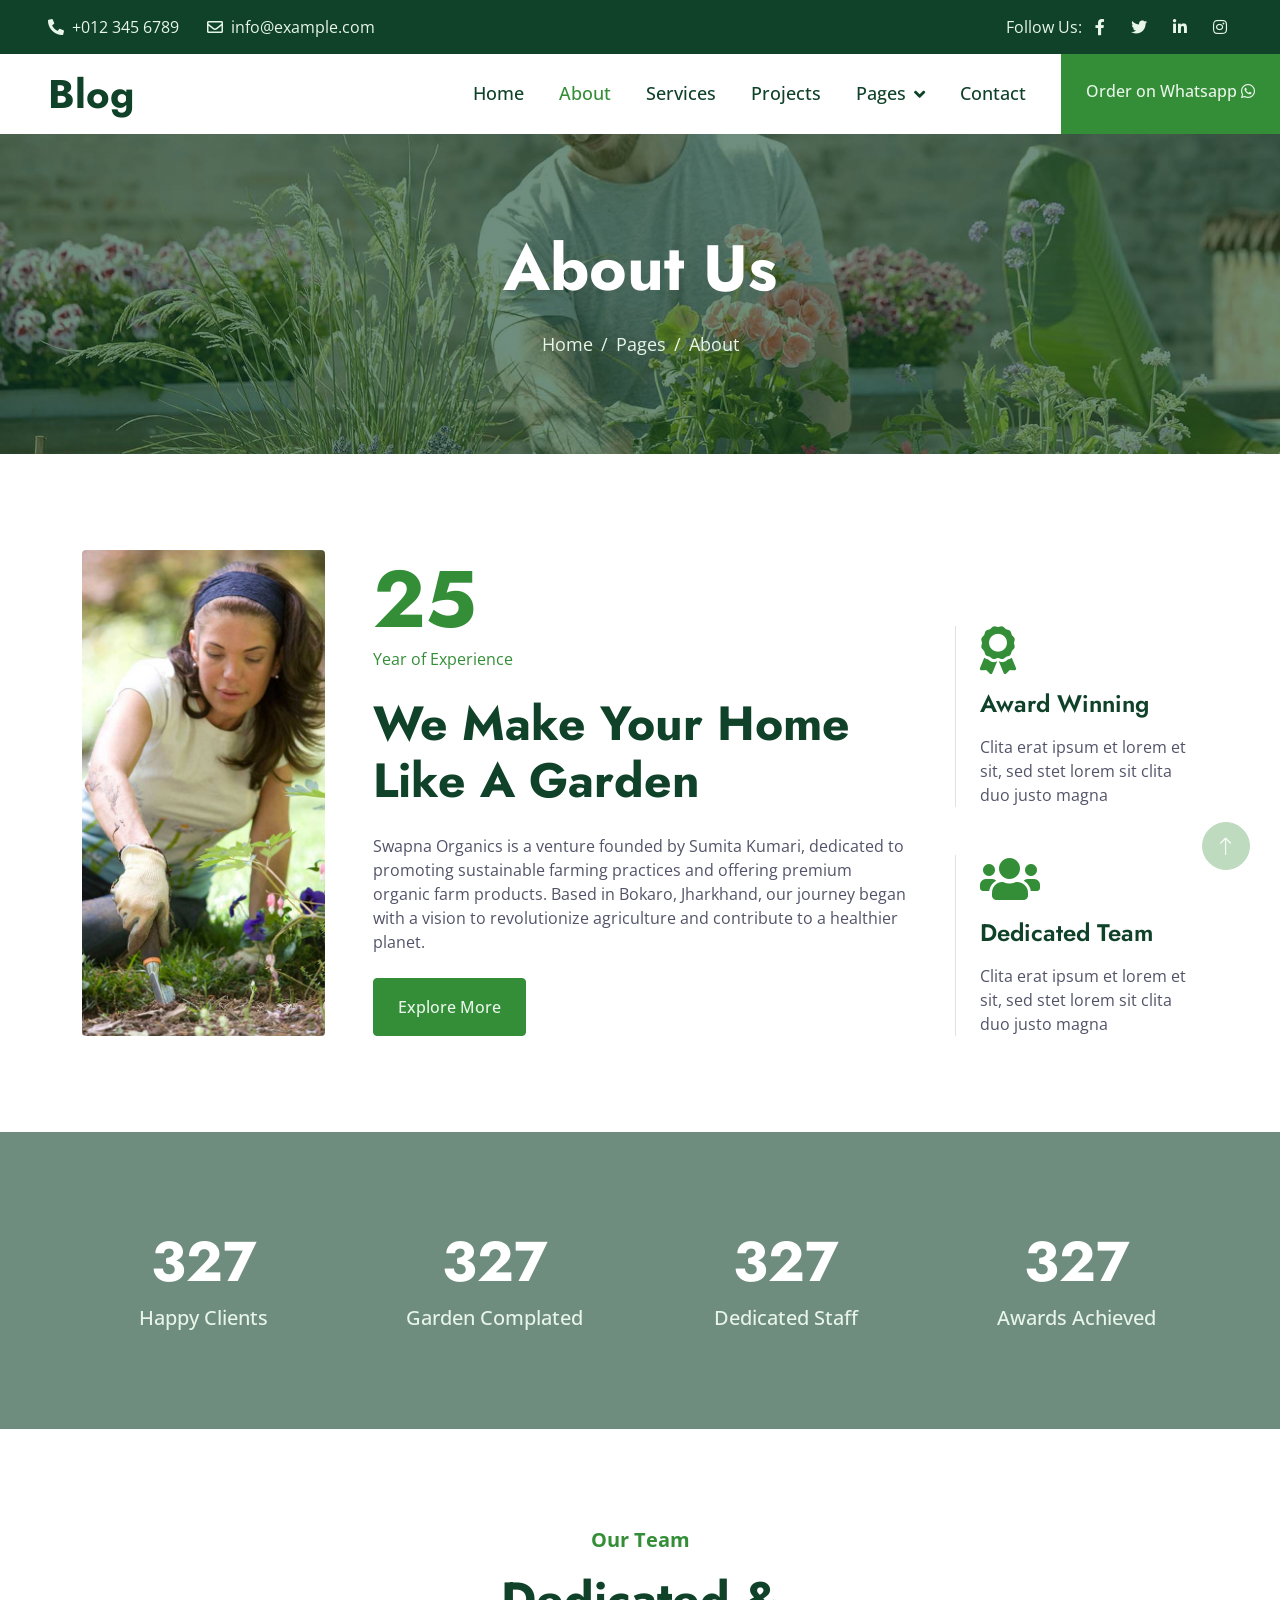
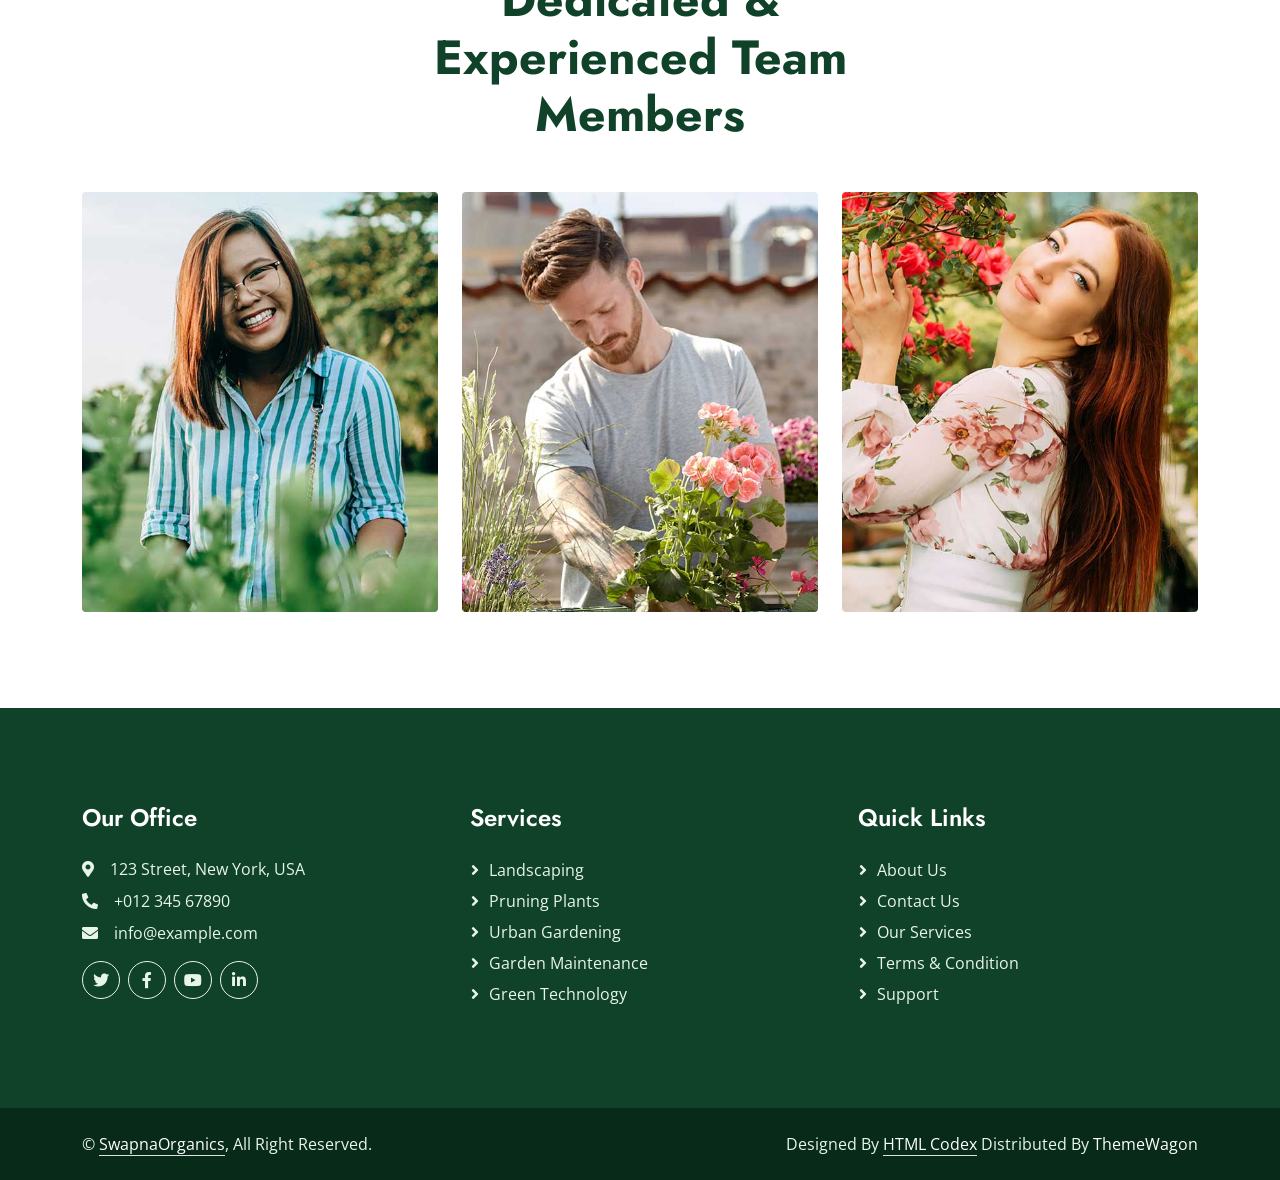
<file: blog.html>
<!DOCTYPE html>
<html lang="en">

<head>
    <meta charset="utf-8">
    <title>Gardener - Gardening Website Template</title>
    <meta content="width=device-width, initial-scale=1.0" name="viewport">
    <meta content="" name="keywords">
    <meta content="" name="description">

    <!-- Favicon -->
    <link href="img/favicon.ico" rel="icon">

    <!-- Google Web Fonts -->
    <link rel="preconnect" href="https://fonts.googleapis.com">
    <link rel="preconnect" href="https://fonts.gstatic.com" crossorigin>
    <link href="https://fonts.googleapis.com/css2?family=Jost:wght@500;600;700&family=Open+Sans:wght@400;500&display=swap" rel="stylesheet">  

    <!-- Icon Font Stylesheet -->
    <link href="https://cdnjs.cloudflare.com/ajax/libs/font-awesome/5.10.0/css/all.min.css" rel="stylesheet">
    <link href="https://cdn.jsdelivr.net/npm/bootstrap-icons@1.4.1/font/bootstrap-icons.css" rel="stylesheet">

    <!-- Libraries Stylesheet -->
    <link href="lib/animate/animate.min.css" rel="stylesheet">
    <link href="lib/owlcarousel/assets/owl.carousel.min.css" rel="stylesheet">
    <link href="lib/lightbox/css/lightbox.min.css" rel="stylesheet">

    <!-- Customized Bootstrap Stylesheet -->
    <link href="css/bootstrap.min.css" rel="stylesheet">

    <!-- Template Stylesheet -->
    <link href="css/style.css" rel="stylesheet">
</head>

<body>
    <!-- Spinner Start -->
    <div id="spinner" class="show bg-white position-fixed translate-middle w-100 vh-100 top-50 start-50 d-flex align-items-center justify-content-center">
        <div class="spinner-border text-primary" role="status" style="width: 3rem; height: 3rem;"></div>
    </div>
    <!-- Spinner End -->


    <!-- Topbar Start -->
    <div class="container-fluid bg-dark text-light px-0 py-2">
        <div class="row gx-0 d-none d-lg-flex">
            <div class="col-lg-7 px-5 text-start">
                <div class="h-100 d-inline-flex align-items-center me-4">
                    <span class="fa fa-phone-alt me-2"></span>
                    <span>+012 345 6789</span>
                </div>
                <div class="h-100 d-inline-flex align-items-center">
                    <span class="far fa-envelope me-2"></span>
                    <span>info@example.com</span>
                </div>
            </div>
            <div class="col-lg-5 px-5 text-end">
                <div class="h-100 d-inline-flex align-items-center mx-n2">
                    <span>Follow Us:</span>
                    <a class="btn btn-link text-light" href=""><i class="fab fa-facebook-f"></i></a>
                    <a class="btn btn-link text-light" href=""><i class="fab fa-twitter"></i></a>
                    <a class="btn btn-link text-light" href=""><i class="fab fa-linkedin-in"></i></a>
                    <a class="btn btn-link text-light" href=""><i class="fab fa-instagram"></i></a>
                </div>
            </div>
        </div>
    </div>
    <!-- Topbar End -->


    <!-- Navbar Start -->
    <nav class="navbar navbar-expand-lg bg-white navbar-light sticky-top p-0">
        <a href="index.html" class="navbar-brand d-flex align-items-center px-4 px-lg-5">
            <h1 class="m-0">Blog</h1>
        </a>
        <button type="button" class="navbar-toggler me-4" data-bs-toggle="collapse" data-bs-target="#navbarCollapse">
            <span class="navbar-toggler-icon"></span>
        </button>
        <div class="collapse navbar-collapse" id="navbarCollapse">
            <div class="navbar-nav ms-auto p-4 p-lg-0">
                <a href="index.html" class="nav-item nav-link">Home</a>
                <a href="about.html" class="nav-item nav-link active">About</a>
                <a href="service.html" class="nav-item nav-link">Services</a>
                <a href="project.html" class="nav-item nav-link">Projects</a>
                <div class="nav-item dropdown">
                    <a href="#" class="nav-link dropdown-toggle" data-bs-toggle="dropdown">Pages</a>
                    <div class="dropdown-menu bg-light m-0">
                        <a href="feature.html" class="dropdown-item">Features</a>
                        <a href="quote.html" class="dropdown-item">Free Quote</a>
                        <a href="team.html" class="dropdown-item">Our Team</a>
                        <a href="testimonial.html" class="dropdown-item">Testimonial</a>
                        <a href="404.html" class="dropdown-item">404 Page</a>
                    </div>
                </div>
                <a href="contact.html" class="nav-item nav-link">Contact</a>
            </div>
            <a href="https://wa.me/919693905049/?text=Hey" class="btn btn-primary py-4 px-lg-4 rounded-0 d-none d-lg-block">Order on Whatsapp    <i class="fab fa-whatsapp"></i></a>
        </div>
    </nav>
    <!-- Navbar End -->


    <!-- Page Header Start -->
    <div class="container-fluid page-header py-5 mb-5 wow fadeIn" data-wow-delay="0.1s">
        <div class="container text-center py-5">
            <h1 class="display-3 text-white mb-4 animated slideInDown">About Us</h1>
            <nav aria-label="breadcrumb animated slideInDown">
                <ol class="breadcrumb justify-content-center mb-0">
                    <li class="breadcrumb-item"><a href="#">Home</a></li>
                    <li class="breadcrumb-item"><a href="#">Pages</a></li>
                    <li class="breadcrumb-item active" aria-current="page">About</li>
                </ol>
            </nav>
        </div>
    </div>
    <!-- Page Header End -->


    <!-- About Start -->
    <div class="container-xxl py-5">
        <div class="container">
            <div class="row g-5 align-items-end">
                <div class="col-lg-3 col-md-5 wow fadeInUp" data-wow-delay="0.1s">
                    <img class="img-fluid rounded" data-wow-delay="0.1s" src="img/about.jpg">
                </div>
                <div class="col-lg-6 col-md-7 wow fadeInUp" data-wow-delay="0.3s">
                    <h1 class="display-1 text-primary mb-0">25</h1>
                    <p class="text-primary mb-4">Year of Experience</p>
                    <h1 class="display-5 mb-4">We Make Your Home Like A Garden</h1>
                    <p class="mb-4">Swapna Organics is a venture founded by Sumita Kumari, dedicated to promoting sustainable farming practices and offering premium organic farm products. Based in Bokaro, Jharkhand, our journey began with a vision to revolutionize agriculture and contribute to a healthier planet.</p>
                    <a class="btn btn-primary py-3 px-4" href="">Explore More</a>
                </div>
                <div class="col-lg-3 col-md-12 wow fadeInUp" data-wow-delay="0.5s">
                    <div class="row g-5">
                        <div class="col-12 col-sm-6 col-lg-12">
                            <div class="border-start ps-4">
                                <i class="fa fa-award fa-3x text-primary mb-3"></i>
                                <h4 class="mb-3">Award Winning</h4>
                                <span>Clita erat ipsum et lorem et sit, sed stet lorem sit clita duo justo magna</span>
                            </div>
                        </div>
                        <div class="col-12 col-sm-6 col-lg-12">
                            <div class="border-start ps-4">
                                <i class="fa fa-users fa-3x text-primary mb-3"></i>
                                <h4 class="mb-3">Dedicated Team</h4>
                                <span>Clita erat ipsum et lorem et sit, sed stet lorem sit clita duo justo magna</span>
                            </div>
                        </div>
                    </div>
                </div>
            </div>
        </div>
    </div>
    <!-- About End -->


    <!-- Facts Start -->
    <div class="container-fluid facts my-5 py-5" data-parallax="scroll" data-image-src="img/carousel-1.jpg">
        <div class="container py-5">
            <div class="row g-5">
                <div class="col-sm-6 col-lg-3 text-center wow fadeIn" data-wow-delay="0.1s">
                    <h1 class="display-4 text-white" data-toggle="counter-up">1234</h1>
                    <span class="fs-5 fw-semi-bold text-light">Happy Clients</span>
                </div>
                <div class="col-sm-6 col-lg-3 text-center wow fadeIn" data-wow-delay="0.3s">
                    <h1 class="display-4 text-white" data-toggle="counter-up">1234</h1>
                    <span class="fs-5 fw-semi-bold text-light">Garden Complated</span>
                </div>
                <div class="col-sm-6 col-lg-3 text-center wow fadeIn" data-wow-delay="0.5s">
                    <h1 class="display-4 text-white" data-toggle="counter-up">1234</h1>
                    <span class="fs-5 fw-semi-bold text-light">Dedicated Staff</span>
                </div>
                <div class="col-sm-6 col-lg-3 text-center wow fadeIn" data-wow-delay="0.7s">
                    <h1 class="display-4 text-white" data-toggle="counter-up">1234</h1>
                    <span class="fs-5 fw-semi-bold text-light">Awards Achieved</span>
                </div>
            </div>
        </div>
    </div>
    <!-- Facts End -->


    <!-- Team Start -->
    <div class="container-xxl py-5">
        <div class="container">
            <div class="text-center mx-auto wow fadeInUp" data-wow-delay="0.1s" style="max-width: 500px;">
                <p class="fs-5 fw-bold text-primary">Our Team</p>
                <h1 class="display-5 mb-5">Dedicated & Experienced Team Members</h1>
            </div>
            <div class="row g-4">
                <div class="col-lg-4 col-md-6 wow fadeInUp" data-wow-delay="0.1s">
                    <div class="team-item rounded">
                        <img class="img-fluid" src="img/team-1.jpg" alt="">
                        <div class="team-text">
                            <h4 class="mb-0">Doris Jordan</h4>
                            <p class="text-primary">Landscape Designer</p>
                            <div class="team-social d-flex">
                                <a class="btn btn-square rounded-circle me-2" href=""><i class="fab fa-facebook-f"></i></a>
                                <a class="btn btn-square rounded-circle me-2" href=""><i class="fab fa-twitter"></i></a>
                                <a class="btn btn-square rounded-circle me-2" href=""><i class="fab fa-instagram"></i></a>
                            </div>
                        </div>
                    </div>
                </div>
                <div class="col-lg-4 col-md-6 wow fadeInUp" data-wow-delay="0.3s">
                    <div class="team-item rounded">
                        <img class="img-fluid" src="img/team-2.jpg" alt="">
                        <div class="team-text">
                            <h4 class="mb-0">Johnny Ramirez</h4>
                            <p class="text-primary">Garden Designer</p>
                            <div class="team-social d-flex">
                                <a class="btn btn-square rounded-circle me-2" href=""><i class="fab fa-facebook-f"></i></a>
                                <a class="btn btn-square rounded-circle me-2" href=""><i class="fab fa-twitter"></i></a>
                                <a class="btn btn-square rounded-circle me-2" href=""><i class="fab fa-instagram"></i></a>
                            </div>
                        </div>
                    </div>
                </div>
                <div class="col-lg-4 col-md-6 wow fadeInUp" data-wow-delay="0.5s">
                    <div class="team-item rounded">
                        <img class="img-fluid" src="img/team-3.jpg" alt="">
                        <div class="team-text">
                            <h4 class="mb-0">Diana Wagner</h4>
                            <p class="text-primary">Senior Gardener</p>
                            <div class="team-social d-flex">
                                <a class="btn btn-square rounded-circle me-2" href=""><i class="fab fa-facebook-f"></i></a>
                                <a class="btn btn-square rounded-circle me-2" href=""><i class="fab fa-twitter"></i></a>
                                <a class="btn btn-square rounded-circle me-2" href=""><i class="fab fa-instagram"></i></a>
                            </div>
                        </div>
                    </div>
                </div>
            </div>
        </div>
    </div>
    <!-- Team End -->


    <!-- Footer Start -->
    <div class="container-fluid bg-dark text-light footer mt-5 py-5 wow fadeIn" data-wow-delay="0.1s">
        <div class="container py-5">
            <div class="row g-5">
                <div class="col-lg-4 col-md-6">
                    <h4 class="text-white mb-4">Our Office</h4>
                    <p class="mb-2"><i class="fa fa-map-marker-alt me-3"></i>123 Street, New York, USA</p>
                    <p class="mb-2"><i class="fa fa-phone-alt me-3"></i>+012 345 67890</p>
                    <p class="mb-2"><i class="fa fa-envelope me-3"></i>info@example.com</p>
                    <div class="d-flex pt-2">
                        <a class="btn btn-square btn-outline-light rounded-circle me-2" href=""><i class="fab fa-twitter"></i></a>
                        <a class="btn btn-square btn-outline-light rounded-circle me-2" href=""><i class="fab fa-facebook-f"></i></a>
                        <a class="btn btn-square btn-outline-light rounded-circle me-2" href=""><i class="fab fa-youtube"></i></a>
                        <a class="btn btn-square btn-outline-light rounded-circle me-2" href=""><i class="fab fa-linkedin-in"></i></a>
                    </div>
                </div>
                <div class="col-lg-4 col-md-6">
                    <h4 class="text-white mb-4">Services</h4>
                    <a class="btn btn-link" href="">Landscaping</a>
                    <a class="btn btn-link" href="">Pruning plants</a>
                    <a class="btn btn-link" href="">Urban Gardening</a>
                    <a class="btn btn-link" href="">Garden Maintenance</a>
                    <a class="btn btn-link" href="">Green Technology</a>
                </div>
                <div class="col-lg-4 col-md-6">
                    <h4 class="text-white mb-4">Quick Links</h4>
                    <a class="btn btn-link" href="">About Us</a>
                    <a class="btn btn-link" href="">Contact Us</a>
                    <a class="btn btn-link" href="">Our Services</a>
                    <a class="btn btn-link" href="">Terms & Condition</a>
                    <a class="btn btn-link" href="">Support</a>
                </div>
                <!--SwapnaOrganics -->
            </div>
        </div>
    </div>
    <!-- Footer End -->


    <!-- Copyright Start -->
    <div class="container-fluid copyright py-4">
        <div class="container">
            <div class="row">
                <div class="col-md-6 text-center text-md-start mb-3 mb-md-0">
                    &copy; <a class="border-bottom" href="#">SwapnaOrganics</a>, All Right Reserved.
                </div>
                <div class="col-md-6 text-center text-md-end">
                    <!--/*** This template is free as long as you keep the footer author’s credit link/attribution link/backlink. If you'd like to use the template without the footer author’s credit link/attribution link/backlink, you can purchase the Credit Removal License from "https://htmlcodex.com/credit-removal". Thank you for your support. ***/-->
                    Designed By <a class="border-bottom" href="https://htmlcodex.com">HTML Codex</a> Distributed By <a href="https://themewagon.com">ThemeWagon</a>
                </div>
            </div>
        </div>
    </div>
    <!-- Copyright End -->


    <!-- Back to Top -->
    <a href="#" class="btn btn-lg btn-primary btn-lg-square rounded-circle back-to-top"><i class="bi bi-arrow-up"></i></a>


    <!-- JavaScript Libraries -->
    <script src="https://code.jquery.com/jquery-3.4.1.min.js"></script>
    <script src="https://cdn.jsdelivr.net/npm/bootstrap@5.0.0/dist/js/bootstrap.bundle.min.js"></script>
    <script src="lib/wow/wow.min.js"></script>
    <script src="lib/easing/easing.min.js"></script>
    <script src="lib/waypoints/waypoints.min.js"></script>
    <script src="lib/owlcarousel/owl.carousel.min.js"></script>
    <script src="lib/counterup/counterup.min.js"></script>
    <script src="lib/parallax/parallax.min.js"></script>
    <script src="lib/isotope/isotope.pkgd.min.js"></script>
    <script src="lib/lightbox/js/lightbox.min.js"></script>

    <!-- Template Javascript -->
    <script src="js/main.js"></script>
</body>

</html>
</file>
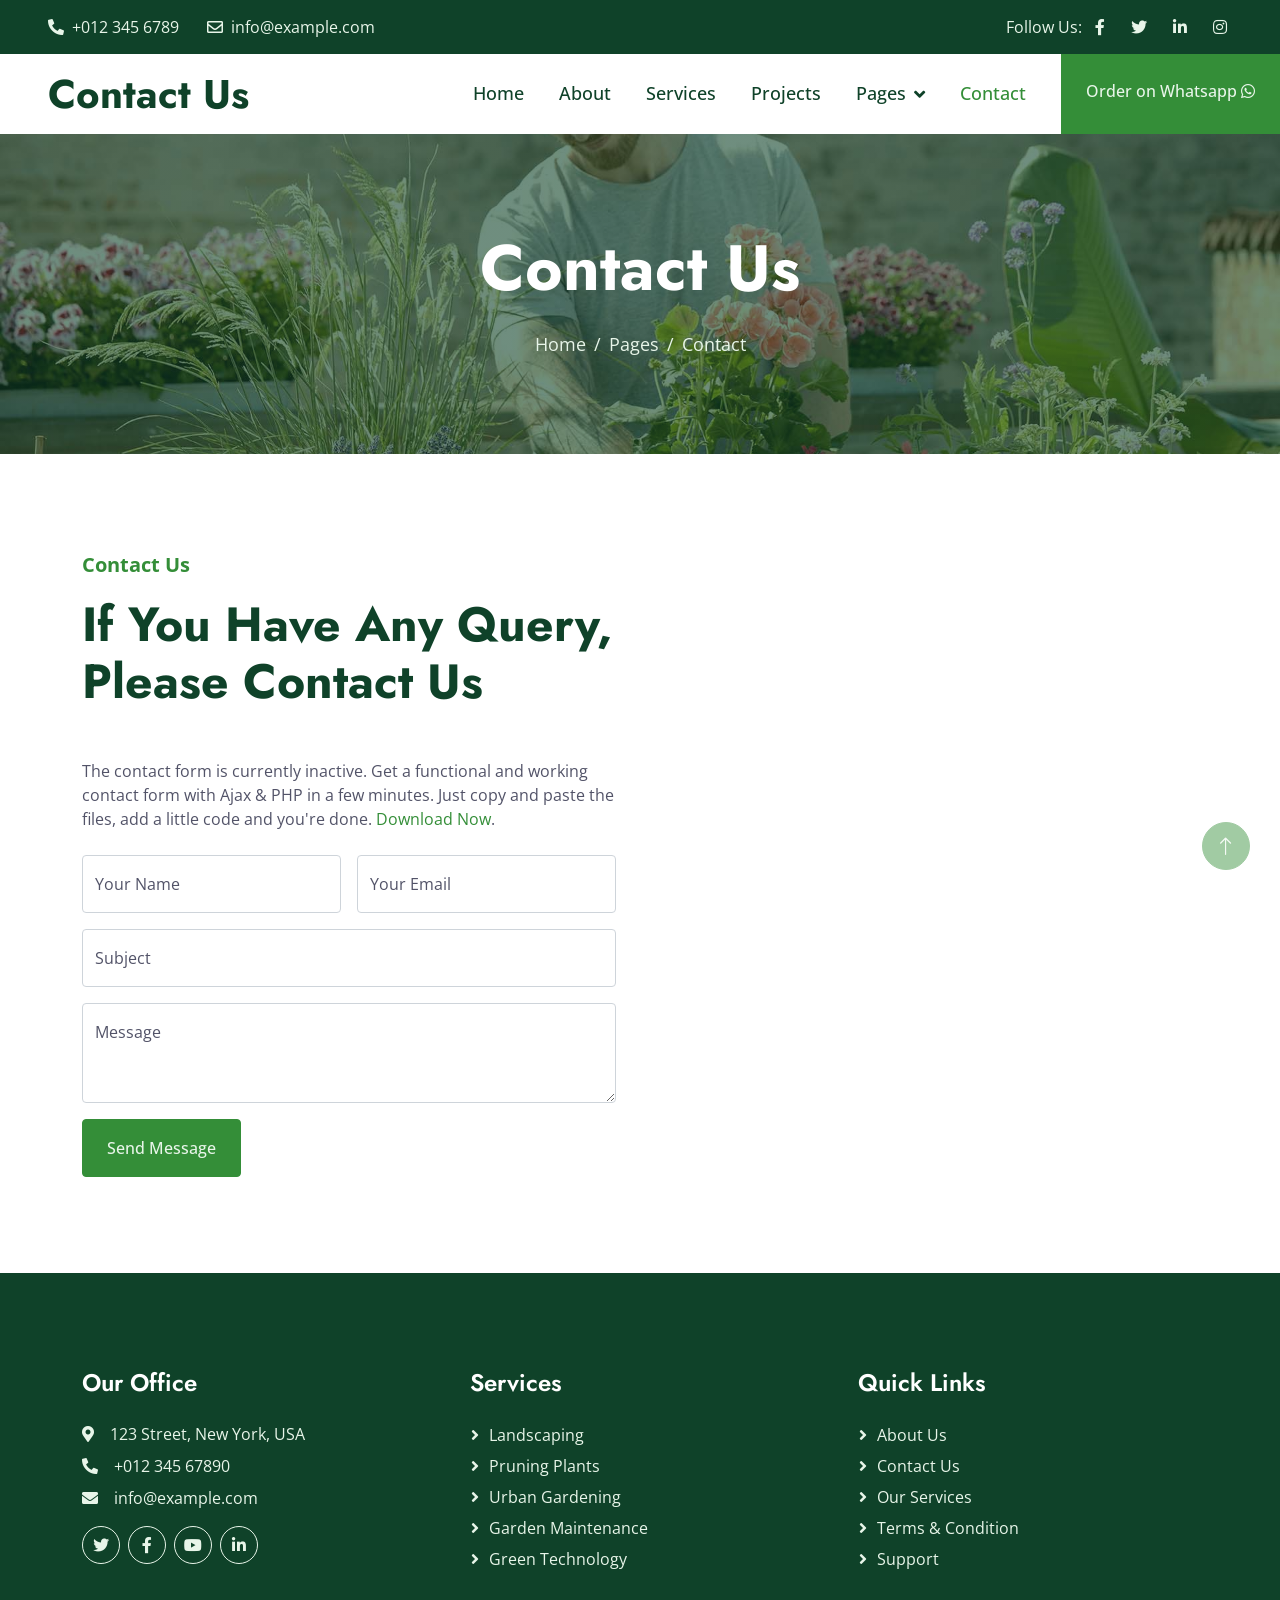
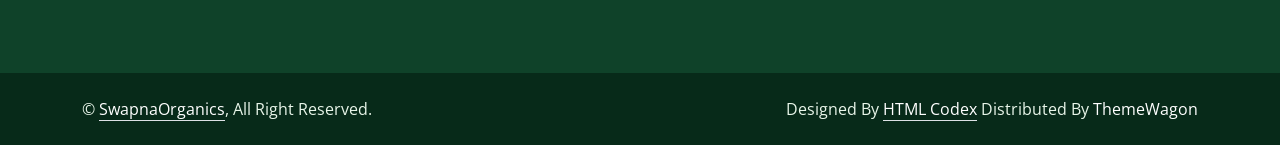
<file: contact.html>
<!DOCTYPE html>
<html lang="en">

<head>
    <meta charset="utf-8">
    <title>Gardener - Gardening Website Template</title>
    <meta content="width=device-width, initial-scale=1.0" name="viewport">
    <meta content="" name="keywords">
    <meta content="" name="description">

    <!-- Favicon -->
    <link href="img/favicon.ico" rel="icon">

    <!-- Google Web Fonts -->
    <link rel="preconnect" href="https://fonts.googleapis.com">
    <link rel="preconnect" href="https://fonts.gstatic.com" crossorigin>
    <link href="https://fonts.googleapis.com/css2?family=Jost:wght@500;600;700&family=Open+Sans:wght@400;500&display=swap" rel="stylesheet">  

    <!-- Icon Font Stylesheet -->
    <link href="https://cdnjs.cloudflare.com/ajax/libs/font-awesome/5.10.0/css/all.min.css" rel="stylesheet">
    <link href="https://cdn.jsdelivr.net/npm/bootstrap-icons@1.4.1/font/bootstrap-icons.css" rel="stylesheet">

    <!-- Libraries Stylesheet -->
    <link href="lib/animate/animate.min.css" rel="stylesheet">
    <link href="lib/owlcarousel/assets/owl.carousel.min.css" rel="stylesheet">
    <link href="lib/lightbox/css/lightbox.min.css" rel="stylesheet">

    <!-- Customized Bootstrap Stylesheet -->
    <link href="css/bootstrap.min.css" rel="stylesheet">

    <!-- Template Stylesheet -->
    <link href="css/style.css" rel="stylesheet">
</head>

<body>
    <!-- Spinner Start -->
    <div id="spinner" class="show bg-white position-fixed translate-middle w-100 vh-100 top-50 start-50 d-flex align-items-center justify-content-center">
        <div class="spinner-border text-primary" role="status" style="width: 3rem; height: 3rem;"></div>
    </div>
    <!-- Spinner End -->


    <!-- Topbar Start -->
    <div class="container-fluid bg-dark text-light px-0 py-2">
        <div class="row gx-0 d-none d-lg-flex">
            <div class="col-lg-7 px-5 text-start">
                <div class="h-100 d-inline-flex align-items-center me-4">
                    <span class="fa fa-phone-alt me-2"></span>
                    <span>+012 345 6789</span>
                </div>
                <div class="h-100 d-inline-flex align-items-center">
                    <span class="far fa-envelope me-2"></span>
                    <span>info@example.com</span>
                </div>
            </div>
            <div class="col-lg-5 px-5 text-end">
                <div class="h-100 d-inline-flex align-items-center mx-n2">
                    <span>Follow Us:</span>
                    <a class="btn btn-link text-light" href=""><i class="fab fa-facebook-f"></i></a>
                    <a class="btn btn-link text-light" href=""><i class="fab fa-twitter"></i></a>
                    <a class="btn btn-link text-light" href=""><i class="fab fa-linkedin-in"></i></a>
                    <a class="btn btn-link text-light" href=""><i class="fab fa-instagram"></i></a>
                </div>
            </div>
        </div>
    </div>
    <!-- Topbar End -->


    <!-- Navbar Start -->
    <nav class="navbar navbar-expand-lg bg-white navbar-light sticky-top p-0">
        <a href="index.html" class="navbar-brand d-flex align-items-center px-4 px-lg-5">
            <h1 class="m-0">Contact Us</h1>
        </a>
        <button type="button" class="navbar-toggler me-4" data-bs-toggle="collapse" data-bs-target="#navbarCollapse">
            <span class="navbar-toggler-icon"></span>
        </button>
        <div class="collapse navbar-collapse" id="navbarCollapse">
            <div class="navbar-nav ms-auto p-4 p-lg-0">
                <a href="index.html" class="nav-item nav-link">Home</a>
                <a href="about.html" class="nav-item nav-link">About</a>
                <a href="service.html" class="nav-item nav-link">Services</a>
                <a href="projects.html" class="nav-item nav-link">Projects</a>
                <div class="nav-item dropdown">
                    <a href="#" class="nav-link dropdown-toggle" data-bs-toggle="dropdown">Pages</a>
                    <div class="dropdown-menu bg-light m-0">
                        <a href="feature.html" class="dropdown-item">Features</a>
                        <a href="quote.html" class="dropdown-item">Free Quote</a>
                        <a href="team.html" class="dropdown-item">Our Team</a>
                        <a href="testimonial.html" class="dropdown-item">Testimonial</a>
                        <a href="404.html" class="dropdown-item">404 Page</a>
                    </div>
                </div>
                <a href="contact.html" class="nav-item nav-link active">Contact</a>
            </div>
            <a href="https://wa.me/919693905049/?text=Hey" class="btn btn-primary py-4 px-lg-4 rounded-0 d-none d-lg-block">Order on Whatsapp    <i class="fab fa-whatsapp"></i></a>
        </div>
    </nav>
    <!-- Navbar End -->


    <!-- Page Header Start -->
    <div class="container-fluid page-header py-5 mb-5 wow fadeIn" data-wow-delay="0.1s">
        <div class="container text-center py-5">
            <h1 class="display-3 text-white mb-4 animated slideInDown">Contact Us</h1>
            <nav aria-label="breadcrumb animated slideInDown">
                <ol class="breadcrumb justify-content-center mb-0">
                    <li class="breadcrumb-item"><a href="#">Home</a></li>
                    <li class="breadcrumb-item"><a href="#">Pages</a></li>
                    <li class="breadcrumb-item active" aria-current="page">Contact</li>
                </ol>
            </nav>
        </div>
    </div>
    <!-- Page Header End -->


    <!-- Contact Start -->
    <div class="container-xxl py-5">
        <div class="container">
            <div class="row g-5">
                <div class="col-lg-6 wow fadeIn" data-wow-delay="0.1s">
                    <p class="fs-5 fw-bold text-primary">Contact Us</p>
                    <h1 class="display-5 mb-5">If You Have Any Query, Please Contact Us</h1>
                    <p class="mb-4">The contact form is currently inactive. Get a functional and working contact form with Ajax & PHP in a few minutes. Just copy and paste the files, add a little code and you're done. <a href="https://htmlcodex.com/contact-form">Download Now</a>.</p>
                    <form>
                        <div class="row g-3">
                            <div class="col-md-6">
                                <div class="form-floating">
                                    <input type="text" class="form-control" id="name" placeholder="Your Name">
                                    <label for="name">Your Name</label>
                                </div>
                            </div>
                            <div class="col-md-6">
                                <div class="form-floating">
                                    <input type="email" class="form-control" id="email" placeholder="Your Email">
                                    <label for="email">Your Email</label>
                                </div>
                            </div>
                            <div class="col-12">
                                <div class="form-floating">
                                    <input type="text" class="form-control" id="subject" placeholder="Subject">
                                    <label for="subject">Subject</label>
                                </div>
                            </div>
                            <div class="col-12">
                                <div class="form-floating">
                                    <textarea class="form-control" placeholder="Leave a message here" id="message" style="height: 100px"></textarea>
                                    <label for="message">Message</label>
                                </div>
                            </div>
                            <div class="col-12">
                                <button class="btn btn-primary py-3 px-4" type="submit">Send Message</button>
                            </div>
                        </div>
                    </form>
                </div>
                <div class="col-lg-6 wow fadeIn" data-wow-delay="0.5s" style="min-height: 450px;">
                    <div class="position-relative rounded overflow-hidden h-100">
                        <iframe class="position-relative w-100 h-100"
                        src="https://www.google.com/maps/embed?pb=!1m18!1m12!1m3!1d3001156.4288297426!2d-78.01371936852176!3d42.72876761954724!2m3!1f0!2f0!3f0!3m2!1i1024!2i768!4f13.1!3m3!1m2!1s0x4ccc4bf0f123a5a9%3A0xddcfc6c1de189567!2sNew%20York%2C%20USA!5e0!3m2!1sen!2sbd!4v1603794290143!5m2!1sen!2sbd"
                        frameborder="0" style="min-height: 450px; border:0;" allowfullscreen="" aria-hidden="false"
                        tabindex="0"></iframe>
                    </div>
                </div>
            </div>
        </div>
    </div>
    <!-- Contact End -->


    <!-- Footer Start -->
    <div class="container-fluid bg-dark text-light footer mt-5 py-5 wow fadeIn" data-wow-delay="0.1s">
        <div class="container py-5">
            <div class="row g-5">
                <div class="col-lg-4 col-md-6">
                    <h4 class="text-white mb-4">Our Office</h4>
                    <p class="mb-2"><i class="fa fa-map-marker-alt me-3"></i>123 Street, New York, USA</p>
                    <p class="mb-2"><i class="fa fa-phone-alt me-3"></i>+012 345 67890</p>
                    <p class="mb-2"><i class="fa fa-envelope me-3"></i>info@example.com</p>
                    <div class="d-flex pt-2">
                        <a class="btn btn-square btn-outline-light rounded-circle me-2" href=""><i class="fab fa-twitter"></i></a>
                        <a class="btn btn-square btn-outline-light rounded-circle me-2" href=""><i class="fab fa-facebook-f"></i></a>
                        <a class="btn btn-square btn-outline-light rounded-circle me-2" href=""><i class="fab fa-youtube"></i></a>
                        <a class="btn btn-square btn-outline-light rounded-circle me-2" href=""><i class="fab fa-linkedin-in"></i></a>
                    </div>
                </div>
                <div class="col-lg-4 col-md-6">
                    <h4 class="text-white mb-4">Services</h4>
                    <a class="btn btn-link" href="">Landscaping</a>
                    <a class="btn btn-link" href="">Pruning plants</a>
                    <a class="btn btn-link" href="">Urban Gardening</a>
                    <a class="btn btn-link" href="">Garden Maintenance</a>
                    <a class="btn btn-link" href="">Green Technology</a>
                </div>
                <div class="col-lg-4 col-md-6">
                    <h4 class="text-white mb-4">Quick Links</h4>
                    <a class="btn btn-link" href="">About Us</a>
                    <a class="btn btn-link" href="">Contact Us</a>
                    <a class="btn btn-link" href="">Our Services</a>
                    <a class="btn btn-link" href="">Terms & Condition</a>
                    <a class="btn btn-link" href="">Support</a>
                </div>
                <!--SwapnaOrganics -->
            </div>
        </div>
    </div>
    <!-- Footer End -->


    <!-- Copyright Start -->
    <div class="container-fluid copyright py-4">
        <div class="container">
            <div class="row">
                <div class="col-md-6 text-center text-md-start mb-3 mb-md-0">
                    &copy; <a class="border-bottom" href="#">SwapnaOrganics</a>, All Right Reserved.
                </div>
                <div class="col-md-6 text-center text-md-end">
                    <!--/*** This template is free as long as you keep the footer author’s credit link/attribution link/backlink. If you'd like to use the template without the footer author’s credit link/attribution link/backlink, you can purchase the Credit Removal License from "https://htmlcodex.com/credit-removal". Thank you for your support. ***/-->
                    Designed By <a class="border-bottom" href="https://htmlcodex.com">HTML Codex</a> Distributed By <a href="https://themewagon.com">ThemeWagon</a>
                </div>
            </div>
        </div>
    </div>
    <!-- Copyright End -->


    <!-- Back to Top -->
    <a href="#" class="btn btn-lg btn-primary btn-lg-square rounded-circle back-to-top"><i class="bi bi-arrow-up"></i></a>


    <!-- JavaScript Libraries -->
    <script src="https://code.jquery.com/jquery-3.4.1.min.js"></script>
    <script src="https://cdn.jsdelivr.net/npm/bootstrap@5.0.0/dist/js/bootstrap.bundle.min.js"></script>
    <script src="lib/wow/wow.min.js"></script>
    <script src="lib/easing/easing.min.js"></script>
    <script src="lib/waypoints/waypoints.min.js"></script>
    <script src="lib/owlcarousel/owl.carousel.min.js"></script>
    <script src="lib/counterup/counterup.min.js"></script>
    <script src="lib/parallax/parallax.min.js"></script>
    <script src="lib/isotope/isotope.pkgd.min.js"></script>
    <script src="lib/lightbox/js/lightbox.min.js"></script>

    <!-- Template Javascript -->
    <script src="js/main.js"></script>
</body>

</html>
</file>
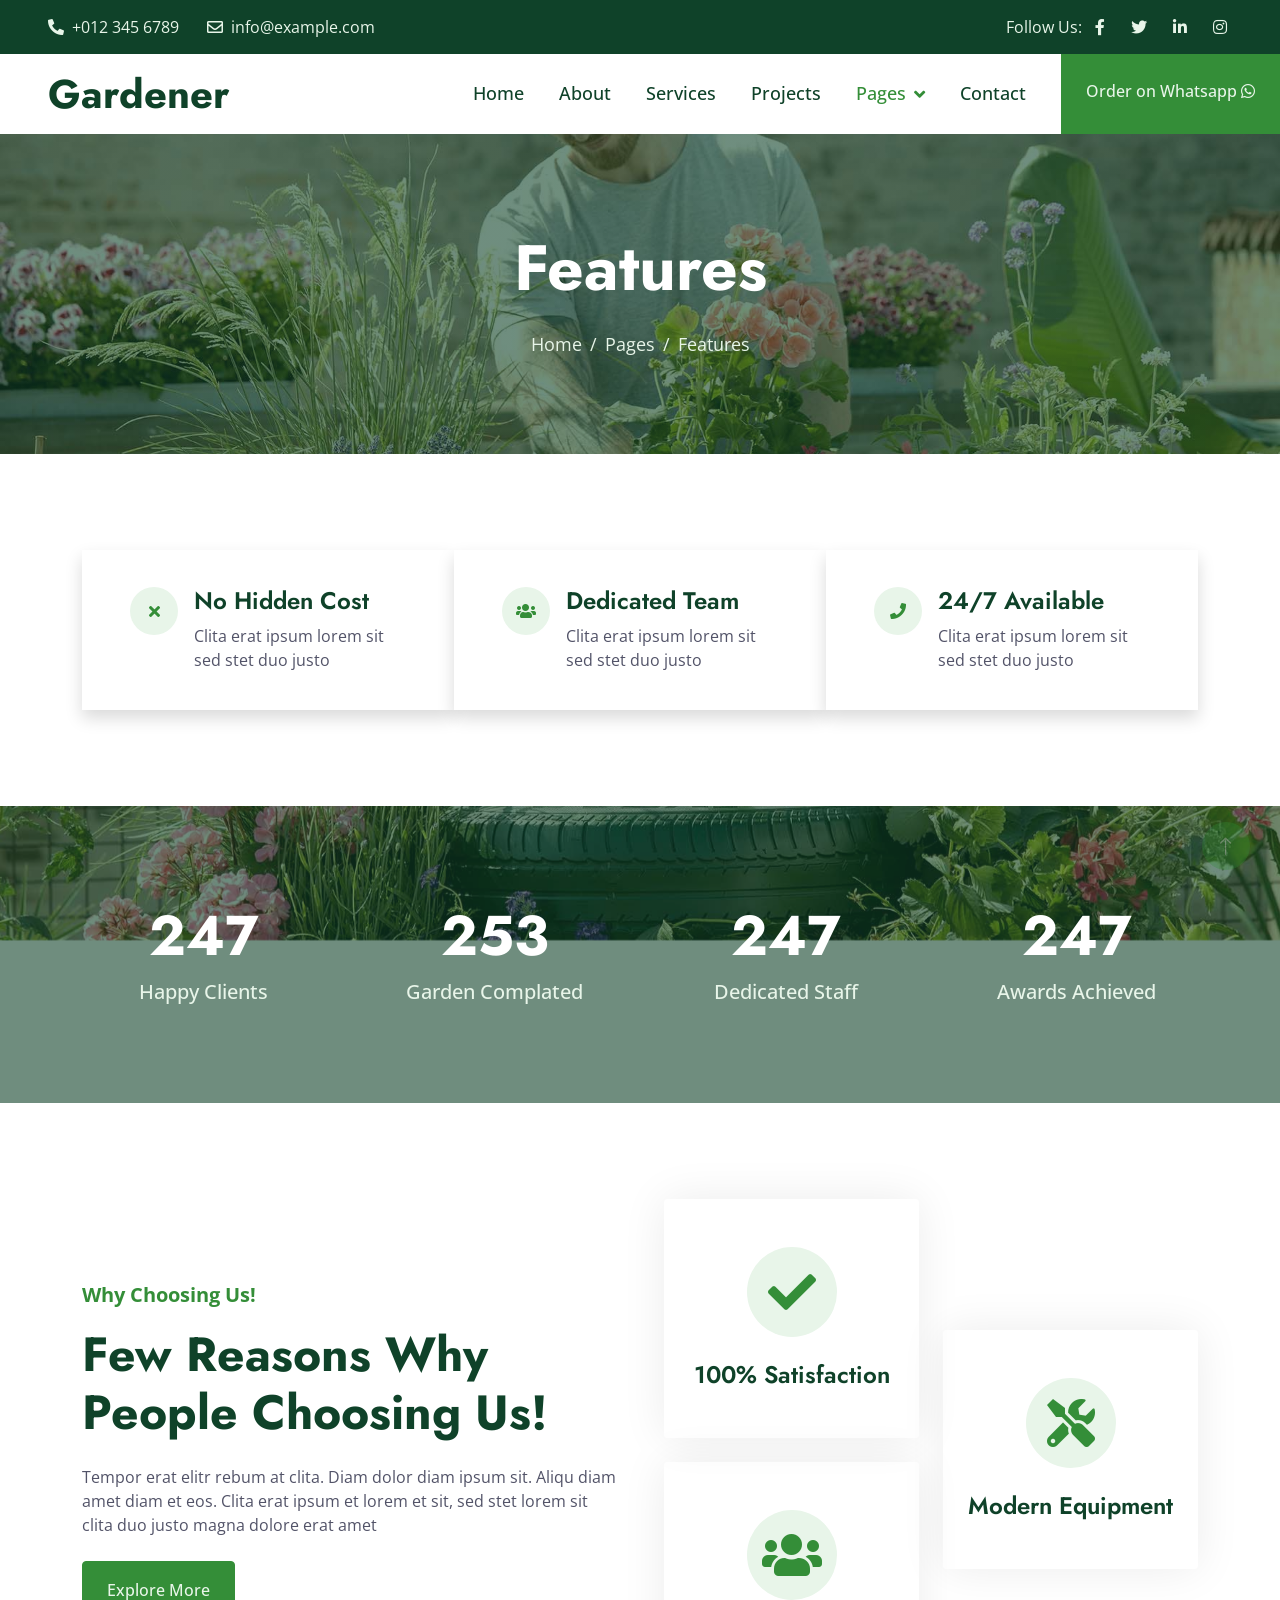
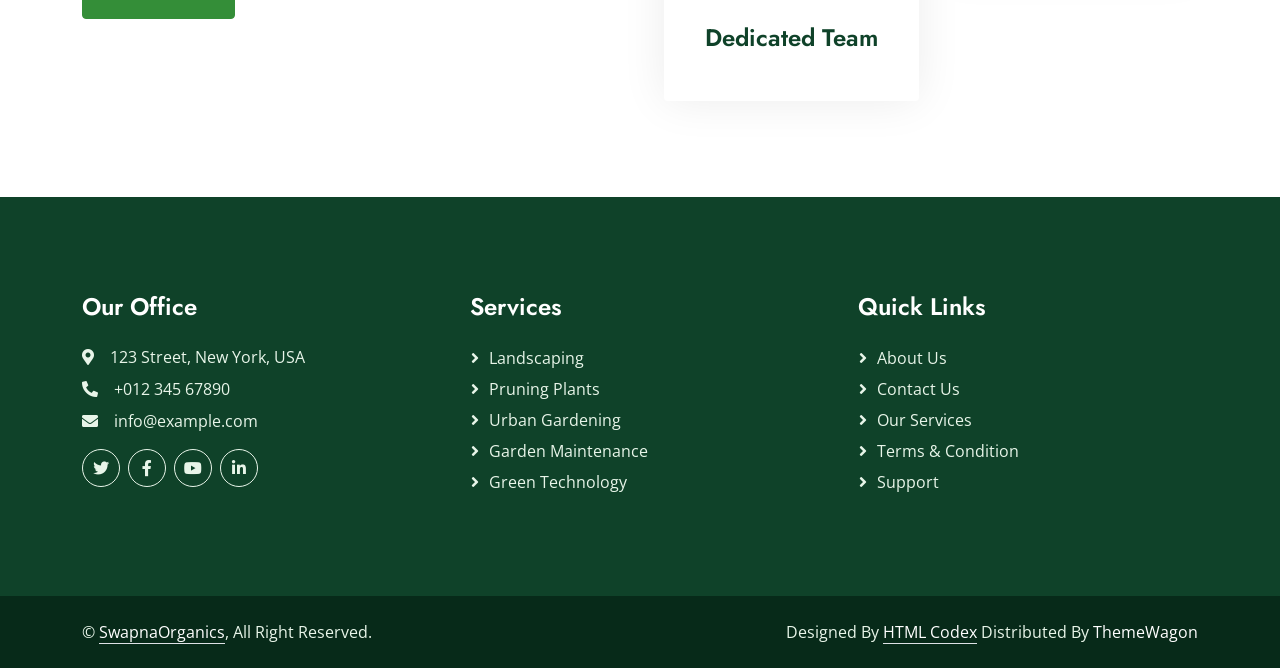
<file: feature.html>
<!DOCTYPE html>
<html lang="en">

<head>
    <meta charset="utf-8">
    <title>Gardener - Gardening Website Template</title>
    <meta content="width=device-width, initial-scale=1.0" name="viewport">
    <meta content="" name="keywords">
    <meta content="" name="description">

    <!-- Favicon -->
    <link href="img/favicon.ico" rel="icon">

    <!-- Google Web Fonts -->
    <link rel="preconnect" href="https://fonts.googleapis.com">
    <link rel="preconnect" href="https://fonts.gstatic.com" crossorigin>
    <link href="https://fonts.googleapis.com/css2?family=Jost:wght@500;600;700&family=Open+Sans:wght@400;500&display=swap" rel="stylesheet">  

    <!-- Icon Font Stylesheet -->
    <link href="https://cdnjs.cloudflare.com/ajax/libs/font-awesome/5.10.0/css/all.min.css" rel="stylesheet">
    <link href="https://cdn.jsdelivr.net/npm/bootstrap-icons@1.4.1/font/bootstrap-icons.css" rel="stylesheet">

    <!-- Libraries Stylesheet -->
    <link href="lib/animate/animate.min.css" rel="stylesheet">
    <link href="lib/owlcarousel/assets/owl.carousel.min.css" rel="stylesheet">
    <link href="lib/lightbox/css/lightbox.min.css" rel="stylesheet">

    <!-- Customized Bootstrap Stylesheet -->
    <link href="css/bootstrap.min.css" rel="stylesheet">

    <!-- Template Stylesheet -->
    <link href="css/style.css" rel="stylesheet">
</head>

<body>
    <!-- Spinner Start -->
    <div id="spinner" class="show bg-white position-fixed translate-middle w-100 vh-100 top-50 start-50 d-flex align-items-center justify-content-center">
        <div class="spinner-border text-primary" role="status" style="width: 3rem; height: 3rem;"></div>
    </div>
    <!-- Spinner End -->


    <!-- Topbar Start -->
    <div class="container-fluid bg-dark text-light px-0 py-2">
        <div class="row gx-0 d-none d-lg-flex">
            <div class="col-lg-7 px-5 text-start">
                <div class="h-100 d-inline-flex align-items-center me-4">
                    <span class="fa fa-phone-alt me-2"></span>
                    <span>+012 345 6789</span>
                </div>
                <div class="h-100 d-inline-flex align-items-center">
                    <span class="far fa-envelope me-2"></span>
                    <span>info@example.com</span>
                </div>
            </div>
            <div class="col-lg-5 px-5 text-end">
                <div class="h-100 d-inline-flex align-items-center mx-n2">
                    <span>Follow Us:</span>
                    <a class="btn btn-link text-light" href=""><i class="fab fa-facebook-f"></i></a>
                    <a class="btn btn-link text-light" href=""><i class="fab fa-twitter"></i></a>
                    <a class="btn btn-link text-light" href=""><i class="fab fa-linkedin-in"></i></a>
                    <a class="btn btn-link text-light" href=""><i class="fab fa-instagram"></i></a>
                </div>
            </div>
        </div>
    </div>
    <!-- Topbar End -->


    <!-- Navbar Start -->
    <nav class="navbar navbar-expand-lg bg-white navbar-light sticky-top p-0">
        <a href="index.html" class="navbar-brand d-flex align-items-center px-4 px-lg-5">
            <h1 class="m-0">Gardener</h1>
        </a>
        <button type="button" class="navbar-toggler me-4" data-bs-toggle="collapse" data-bs-target="#navbarCollapse">
            <span class="navbar-toggler-icon"></span>
        </button>
        <div class="collapse navbar-collapse" id="navbarCollapse">
            <div class="navbar-nav ms-auto p-4 p-lg-0">
                <a href="index.html" class="nav-item nav-link">Home</a>
                <a href="about.html" class="nav-item nav-link">About</a>
                <a href="service.html" class="nav-item nav-link">Services</a>
                <a href="projects.html" class="nav-item nav-link">Projects</a>
                <div class="nav-item dropdown">
                    <a href="#" class="nav-link dropdown-toggle active" data-bs-toggle="dropdown">Pages</a>
                    <div class="dropdown-menu bg-light m-0">
                        <a href="feature.html" class="dropdown-item active">Features</a>
                        <a href="quote.html" class="dropdown-item">Free Quote</a>
                        <a href="team.html" class="dropdown-item">Our Team</a>
                        <a href="testimonial.html" class="dropdown-item">Testimonial</a>
                        <a href="404.html" class="dropdown-item">404 Page</a>
                    </div>
                </div>
                <a href="contact.html" class="nav-item nav-link">Contact</a>
            </div>
            <a href="https://wa.me/919693905049/?text=Hey" class="btn btn-primary py-4 px-lg-4 rounded-0 d-none d-lg-block">Order on Whatsapp    <i class="fab fa-whatsapp"></i></a>
        </div>
    </nav>
    <!-- Navbar End -->


    <!-- Page Header Start -->
    <div class="container-fluid page-header py-5 mb-5 wow fadeIn" data-wow-delay="0.1s">
        <div class="container text-center py-5">
            <h1 class="display-3 text-white mb-4 animated slideInDown">Features</h1>
            <nav aria-label="breadcrumb animated slideInDown">
                <ol class="breadcrumb justify-content-center mb-0">
                    <li class="breadcrumb-item"><a href="#">Home</a></li>
                    <li class="breadcrumb-item"><a href="#">Pages</a></li>
                    <li class="breadcrumb-item active" aria-current="page">Features</li>
                </ol>
            </nav>
        </div>
    </div>
    <!-- Page Header End -->


    <!-- Feature Start -->
    <div class="container-fluid py-5">
        <div class="container">
            <div class="row gx-0">
                <div class="col-lg-4 wow fadeIn" data-wow-delay="0.1s">
                    <div class="bg-white shadow d-flex align-items-center h-100 px-5" style="min-height: 160px;">
                        <div class="d-flex">
                            <div class="flex-shrink-0 btn-lg-square rounded-circle bg-light">
                                <i class="fa fa-times text-primary"></i>
                            </div>
                            <div class="ps-3">
                                <h4>No Hidden Cost</h4>
                                <span>Clita erat ipsum lorem sit sed stet duo justo</span>
                            </div>
                        </div>
                    </div>
                </div>
                <div class="col-lg-4 wow fadeIn" data-wow-delay="0.3s">
                    <div class="bg-white shadow d-flex align-items-center h-100 px-5" style="min-height: 160px;">
                        <div class="d-flex">
                            <div class="flex-shrink-0 btn-lg-square rounded-circle bg-light">
                                <i class="fa fa-users text-primary"></i>
                            </div>
                            <div class="ps-3">
                                <h4>Dedicated Team</h4>
                                <span>Clita erat ipsum lorem sit sed stet duo justo</span>
                            </div>
                        </div>
                    </div>
                </div>
                <div class="col-lg-4 wow fadeIn" data-wow-delay="0.5s">
                    <div class="bg-white shadow d-flex align-items-center h-100 px-5" style="min-height: 160px;">
                        <div class="d-flex">
                            <div class="flex-shrink-0 btn-lg-square rounded-circle bg-light">
                                <i class="fa fa-phone text-primary"></i>
                            </div>
                            <div class="ps-3">
                                <h4>24/7 Available</h4>
                                <span>Clita erat ipsum lorem sit sed stet duo justo</span>
                            </div>
                        </div>
                    </div>
                </div>
            </div>
        </div>
    </div>
    <!-- Feature End -->


    <!-- Facts Start -->
    <div class="container-fluid facts my-5 py-5" data-parallax="scroll" data-image-src="img/carousel-1.jpg">
        <div class="container py-5">
            <div class="row g-5">
                <div class="col-sm-6 col-lg-3 text-center wow fadeIn" data-wow-delay="0.1s">
                    <h1 class="display-4 text-white" data-toggle="counter-up">1234</h1>
                    <span class="fs-5 fw-semi-bold text-light">Happy Clients</span>
                </div>
                <div class="col-sm-6 col-lg-3 text-center wow fadeIn" data-wow-delay="0.3s">
                    <h1 class="display-4 text-white" data-toggle="counter-up">1234</h1>
                    <span class="fs-5 fw-semi-bold text-light">Garden Complated</span>
                </div>
                <div class="col-sm-6 col-lg-3 text-center wow fadeIn" data-wow-delay="0.5s">
                    <h1 class="display-4 text-white" data-toggle="counter-up">1234</h1>
                    <span class="fs-5 fw-semi-bold text-light">Dedicated Staff</span>
                </div>
                <div class="col-sm-6 col-lg-3 text-center wow fadeIn" data-wow-delay="0.7s">
                    <h1 class="display-4 text-white" data-toggle="counter-up">1234</h1>
                    <span class="fs-5 fw-semi-bold text-light">Awards Achieved</span>
                </div>
            </div>
        </div>
    </div>
    <!-- Facts End -->


    <!-- Features Start -->
    <div class="container-xxl py-5">
        <div class="container">
            <div class="row g-5 align-items-center">
                <div class="col-lg-6 wow fadeInUp" data-wow-delay="0.1s">
                    <p class="fs-5 fw-bold text-primary">Why Choosing Us!</p>
                    <h1 class="display-5 mb-4">Few Reasons Why People Choosing Us!</h1>
                    <p class="mb-4">Tempor erat elitr rebum at clita. Diam dolor diam ipsum sit. Aliqu diam amet diam et eos. Clita erat ipsum et lorem et sit, sed stet lorem sit clita duo justo magna dolore erat amet</p>
                    <a class="btn btn-primary py-3 px-4" href="">Explore More</a>
                </div>
                <div class="col-lg-6">
                    <div class="row g-4 align-items-center">
                        <div class="col-md-6">
                            <div class="row g-4">
                                <div class="col-12 wow fadeIn" data-wow-delay="0.3s">
                                    <div class="text-center rounded py-5 px-4" style="box-shadow: 0 0 45px rgba(0,0,0,.08);">
                                        <div class="btn-square bg-light rounded-circle mx-auto mb-4" style="width: 90px; height: 90px;">
                                            <i class="fa fa-check fa-3x text-primary"></i>
                                        </div>
                                        <h4 class="mb-0">100% Satisfaction</h4>
                                    </div>
                                </div>
                                <div class="col-12 wow fadeIn" data-wow-delay="0.5s">
                                    <div class="text-center rounded py-5 px-4" style="box-shadow: 0 0 45px rgba(0,0,0,.08);">
                                        <div class="btn-square bg-light rounded-circle mx-auto mb-4" style="width: 90px; height: 90px;">
                                            <i class="fa fa-users fa-3x text-primary"></i>
                                        </div>
                                        <h4 class="mb-0">Dedicated Team</h4>
                                    </div>
                                </div>
                            </div>
                        </div>
                        <div class="col-md-6 wow fadeIn" data-wow-delay="0.7s">
                            <div class="text-center rounded py-5 px-4" style="box-shadow: 0 0 45px rgba(0,0,0,.08);">
                                <div class="btn-square bg-light rounded-circle mx-auto mb-4" style="width: 90px; height: 90px;">
                                    <i class="fa fa-tools fa-3x text-primary"></i>
                                </div>
                                <h4 class="mb-0">Modern Equipment</h4>
                            </div>
                        </div>
                    </div>
                </div>
            </div>
        </div>
    </div>
    <!-- Features End -->


    <!-- Footer Start -->
    <div class="container-fluid bg-dark text-light footer mt-5 py-5 wow fadeIn" data-wow-delay="0.1s">
        <div class="container py-5">
            <div class="row g-5">
                <div class="col-lg-4 col-md-6">
                    <h4 class="text-white mb-4">Our Office</h4>
                    <p class="mb-2"><i class="fa fa-map-marker-alt me-3"></i>123 Street, New York, USA</p>
                    <p class="mb-2"><i class="fa fa-phone-alt me-3"></i>+012 345 67890</p>
                    <p class="mb-2"><i class="fa fa-envelope me-3"></i>info@example.com</p>
                    <div class="d-flex pt-2">
                        <a class="btn btn-square btn-outline-light rounded-circle me-2" href=""><i class="fab fa-twitter"></i></a>
                        <a class="btn btn-square btn-outline-light rounded-circle me-2" href=""><i class="fab fa-facebook-f"></i></a>
                        <a class="btn btn-square btn-outline-light rounded-circle me-2" href=""><i class="fab fa-youtube"></i></a>
                        <a class="btn btn-square btn-outline-light rounded-circle me-2" href=""><i class="fab fa-linkedin-in"></i></a>
                    </div>
                </div>
                <div class="col-lg-4 col-md-6">
                    <h4 class="text-white mb-4">Services</h4>
                    <a class="btn btn-link" href="">Landscaping</a>
                    <a class="btn btn-link" href="">Pruning plants</a>
                    <a class="btn btn-link" href="">Urban Gardening</a>
                    <a class="btn btn-link" href="">Garden Maintenance</a>
                    <a class="btn btn-link" href="">Green Technology</a>
                </div>
                <div class="col-lg-4 col-md-6">
                    <h4 class="text-white mb-4">Quick Links</h4>
                    <a class="btn btn-link" href="">About Us</a>
                    <a class="btn btn-link" href="">Contact Us</a>
                    <a class="btn btn-link" href="">Our Services</a>
                    <a class="btn btn-link" href="">Terms & Condition</a>
                    <a class="btn btn-link" href="">Support</a>
                </div>
                <!--SwapnaOrganics -->
            </div>
        </div>
    </div>
    <!-- Footer End -->


    <!-- Copyright Start -->
    <div class="container-fluid copyright py-4">
        <div class="container">
            <div class="row">
                <div class="col-md-6 text-center text-md-start mb-3 mb-md-0">
                    &copy; <a class="border-bottom" href="#">SwapnaOrganics</a>, All Right Reserved.
                </div>
                <div class="col-md-6 text-center text-md-end">
                    <!--/*** This template is free as long as you keep the footer author’s credit link/attribution link/backlink. If you'd like to use the template without the footer author’s credit link/attribution link/backlink, you can purchase the Credit Removal License from "https://htmlcodex.com/credit-removal". Thank you for your support. ***/-->
                    Designed By <a class="border-bottom" href="https://htmlcodex.com">HTML Codex</a> Distributed By <a href="https://themewagon.com">ThemeWagon</a>
                </div>
            </div>
        </div>
    </div>
    <!-- Copyright End -->


    <!-- Back to Top -->
    <a href="#" class="btn btn-lg btn-primary btn-lg-square rounded-circle back-to-top"><i class="bi bi-arrow-up"></i></a>


    <!-- JavaScript Libraries -->
    <script src="https://code.jquery.com/jquery-3.4.1.min.js"></script>
    <script src="https://cdn.jsdelivr.net/npm/bootstrap@5.0.0/dist/js/bootstrap.bundle.min.js"></script>
    <script src="lib/wow/wow.min.js"></script>
    <script src="lib/easing/easing.min.js"></script>
    <script src="lib/waypoints/waypoints.min.js"></script>
    <script src="lib/owlcarousel/owl.carousel.min.js"></script>
    <script src="lib/counterup/counterup.min.js"></script>
    <script src="lib/parallax/parallax.min.js"></script>
    <script src="lib/isotope/isotope.pkgd.min.js"></script>
    <script src="lib/lightbox/js/lightbox.min.js"></script>

    <!-- Template Javascript -->
    <script src="js/main.js"></script>
</body>

</html>
</file>
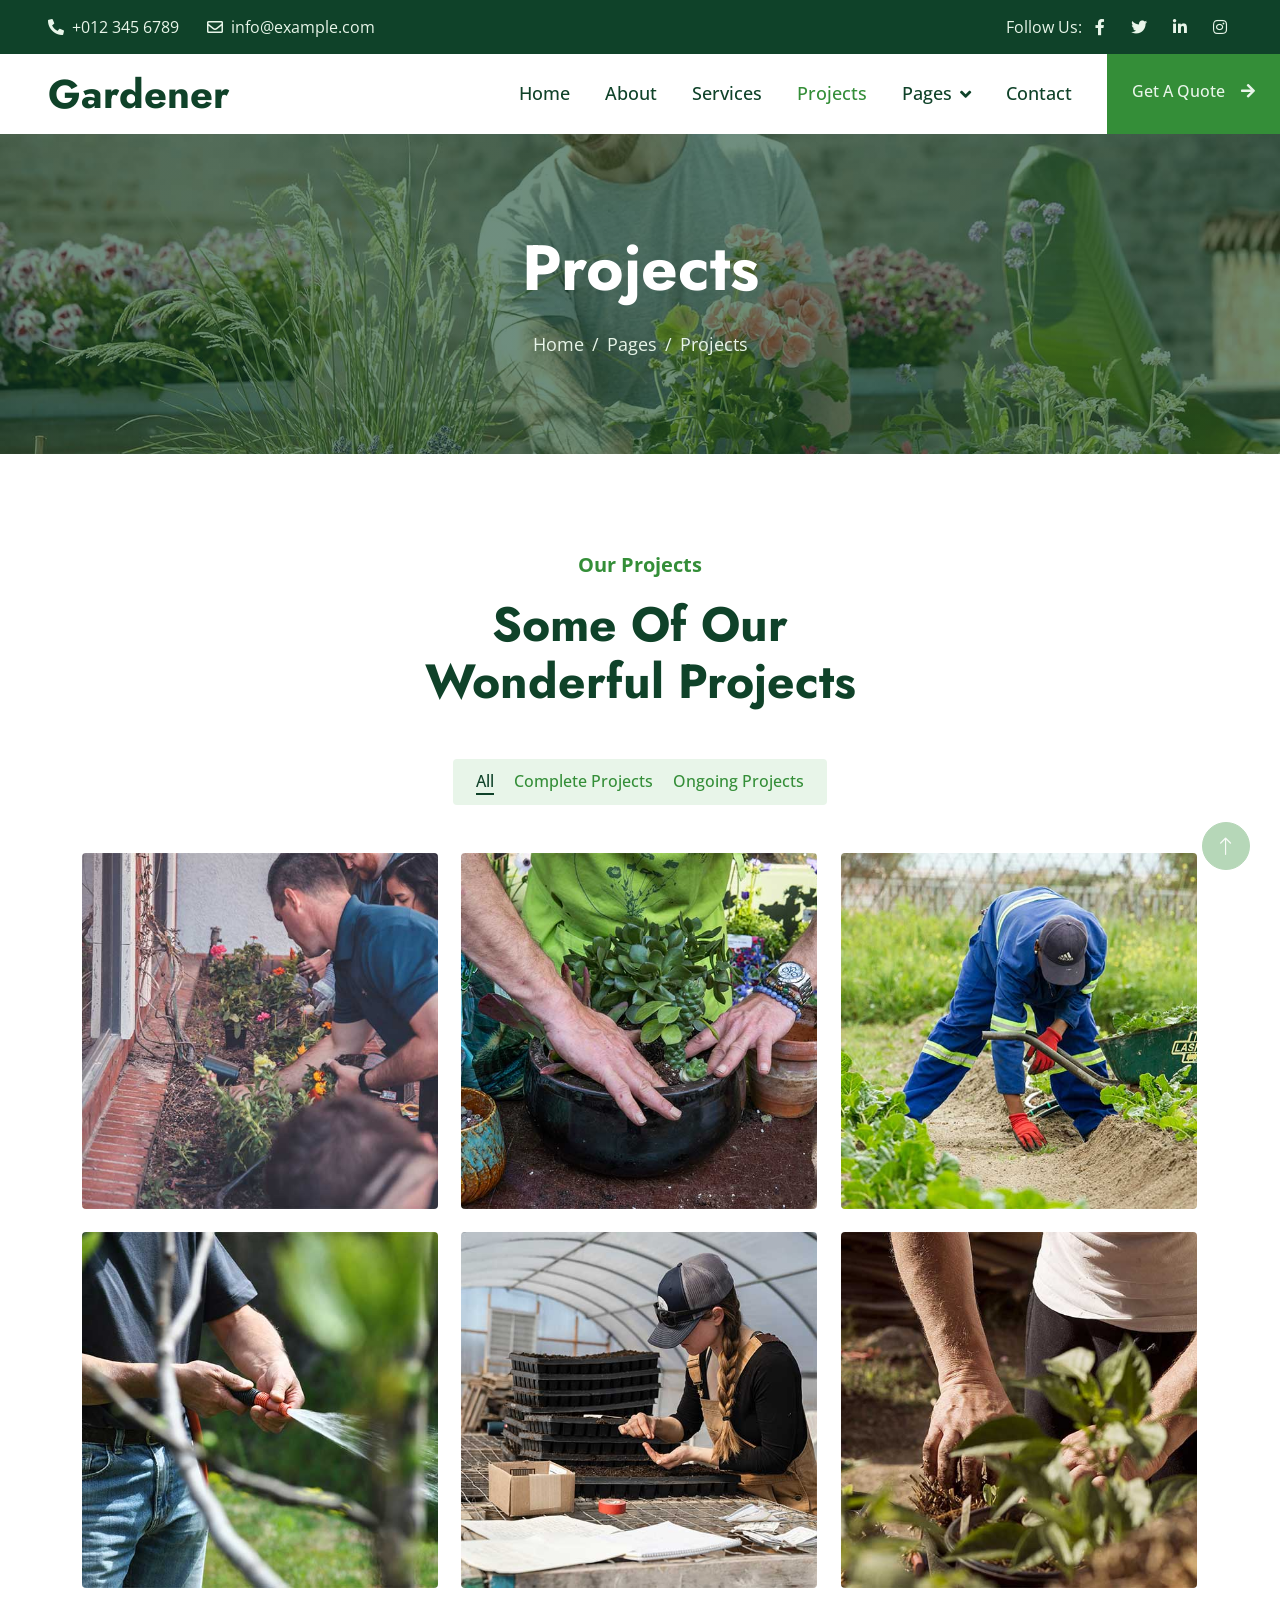
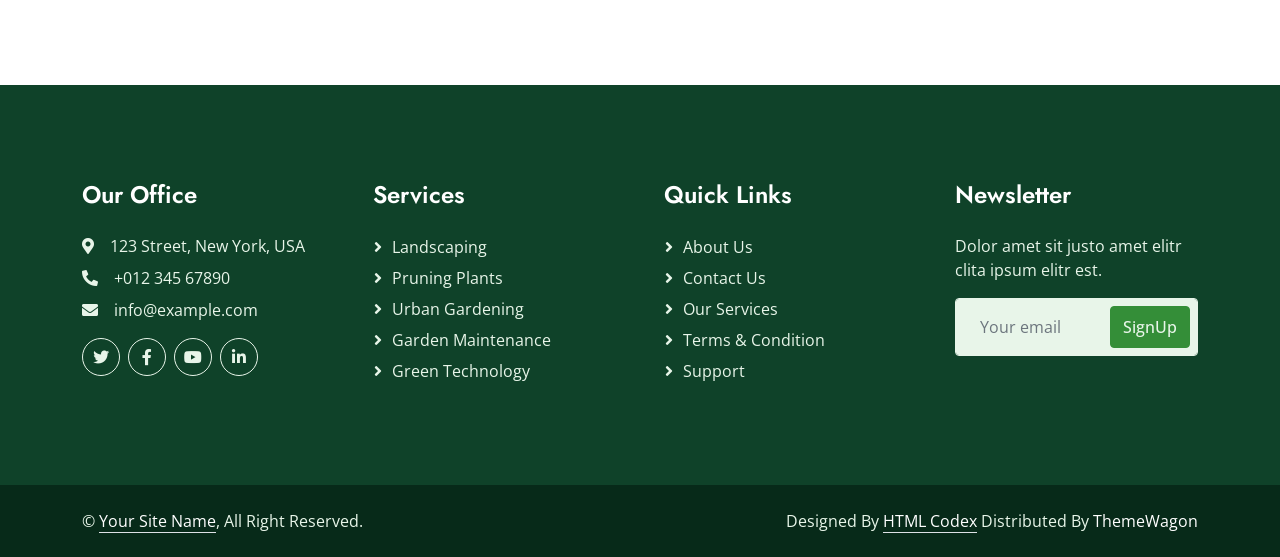
<file: project.html>
<!DOCTYPE html>
<html lang="en">

<head>
    <meta charset="utf-8">
    <title>Gardener - Gardening Website Template</title>
    <meta content="width=device-width, initial-scale=1.0" name="viewport">
    <meta content="" name="keywords">
    <meta content="" name="description">

    <!-- Favicon -->
    <link href="img/favicon.ico" rel="icon">

    <!-- Google Web Fonts -->
    <link rel="preconnect" href="https://fonts.googleapis.com">
    <link rel="preconnect" href="https://fonts.gstatic.com" crossorigin>
    <link href="https://fonts.googleapis.com/css2?family=Jost:wght@500;600;700&family=Open+Sans:wght@400;500&display=swap" rel="stylesheet">  

    <!-- Icon Font Stylesheet -->
    <link href="https://cdnjs.cloudflare.com/ajax/libs/font-awesome/5.10.0/css/all.min.css" rel="stylesheet">
    <link href="https://cdn.jsdelivr.net/npm/bootstrap-icons@1.4.1/font/bootstrap-icons.css" rel="stylesheet">

    <!-- Libraries Stylesheet -->
    <link href="lib/animate/animate.min.css" rel="stylesheet">
    <link href="lib/owlcarousel/assets/owl.carousel.min.css" rel="stylesheet">
    <link href="lib/lightbox/css/lightbox.min.css" rel="stylesheet">

    <!-- Customized Bootstrap Stylesheet -->
    <link href="css/bootstrap.min.css" rel="stylesheet">

    <!-- Template Stylesheet -->
    <link href="css/style.css" rel="stylesheet">
</head>

<body>
    <!-- Spinner Start -->
    <div id="spinner" class="show bg-white position-fixed translate-middle w-100 vh-100 top-50 start-50 d-flex align-items-center justify-content-center">
        <div class="spinner-border text-primary" role="status" style="width: 3rem; height: 3rem;"></div>
    </div>
    <!-- Spinner End -->


    <!-- Topbar Start -->
    <div class="container-fluid bg-dark text-light px-0 py-2">
        <div class="row gx-0 d-none d-lg-flex">
            <div class="col-lg-7 px-5 text-start">
                <div class="h-100 d-inline-flex align-items-center me-4">
                    <span class="fa fa-phone-alt me-2"></span>
                    <span>+012 345 6789</span>
                </div>
                <div class="h-100 d-inline-flex align-items-center">
                    <span class="far fa-envelope me-2"></span>
                    <span>info@example.com</span>
                </div>
            </div>
            <div class="col-lg-5 px-5 text-end">
                <div class="h-100 d-inline-flex align-items-center mx-n2">
                    <span>Follow Us:</span>
                    <a class="btn btn-link text-light" href=""><i class="fab fa-facebook-f"></i></a>
                    <a class="btn btn-link text-light" href=""><i class="fab fa-twitter"></i></a>
                    <a class="btn btn-link text-light" href=""><i class="fab fa-linkedin-in"></i></a>
                    <a class="btn btn-link text-light" href=""><i class="fab fa-instagram"></i></a>
                </div>
            </div>
        </div>
    </div>
    <!-- Topbar End -->


    <!-- Navbar Start -->
    <nav class="navbar navbar-expand-lg bg-white navbar-light sticky-top p-0">
        <a href="index.html" class="navbar-brand d-flex align-items-center px-4 px-lg-5">
            <h1 class="m-0">Gardener</h1>
        </a>
        <button type="button" class="navbar-toggler me-4" data-bs-toggle="collapse" data-bs-target="#navbarCollapse">
            <span class="navbar-toggler-icon"></span>
        </button>
        <div class="collapse navbar-collapse" id="navbarCollapse">
            <div class="navbar-nav ms-auto p-4 p-lg-0">
                <a href="index.html" class="nav-item nav-link">Home</a>
                <a href="about.html" class="nav-item nav-link">About</a>
                <a href="service.html" class="nav-item nav-link">Services</a>
                <a href="project.html" class="nav-item nav-link active">Projects</a>
                <div class="nav-item dropdown">
                    <a href="#" class="nav-link dropdown-toggle" data-bs-toggle="dropdown">Pages</a>
                    <div class="dropdown-menu bg-light m-0">
                        <a href="feature.html" class="dropdown-item">Features</a>
                        <a href="quote.html" class="dropdown-item">Free Quote</a>
                        <a href="team.html" class="dropdown-item">Our Team</a>
                        <a href="testimonial.html" class="dropdown-item">Testimonial</a>
                        <a href="404.html" class="dropdown-item">404 Page</a>
                    </div>
                </div>
                <a href="contact.html" class="nav-item nav-link">Contact</a>
            </div>
            <a href="" class="btn btn-primary py-4 px-lg-4 rounded-0 d-none d-lg-block">Get A Quote<i class="fa fa-arrow-right ms-3"></i></a>
        </div>
    </nav>
    <!-- Navbar End -->


    <!-- Page Header Start -->
    <div class="container-fluid page-header py-5 mb-5 wow fadeIn" data-wow-delay="0.1s">
        <div class="container text-center py-5">
            <h1 class="display-3 text-white mb-4 animated slideInDown">Projects</h1>
            <nav aria-label="breadcrumb animated slideInDown">
                <ol class="breadcrumb justify-content-center mb-0">
                    <li class="breadcrumb-item"><a href="#">Home</a></li>
                    <li class="breadcrumb-item"><a href="#">Pages</a></li>
                    <li class="breadcrumb-item active" aria-current="page">Projects</li>
                </ol>
            </nav>
        </div>
    </div>
    <!-- Page Header End -->


    <!-- Projects Start -->
    <div class="container-xxl py-5">
        <div class="container">
            <div class="text-center mx-auto wow fadeInUp" data-wow-delay="0.1s" style="max-width: 500px;">
                <p class="fs-5 fw-bold text-primary">Our Projects</p>
                <h1 class="display-5 mb-5">Some Of Our Wonderful Projects</h1>
            </div>
            <div class="row wow fadeInUp" data-wow-delay="0.3s">
                <div class="col-12 text-center">
                    <ul class="list-inline rounded mb-5" id="portfolio-flters">
                        <li class="mx-2 active" data-filter="*">All</li>
                        <li class="mx-2" data-filter=".first">Complete Projects</li>
                        <li class="mx-2" data-filter=".second">Ongoing Projects</li>
                    </ul>
                </div>
            </div>
            <div class="row g-4 portfolio-container">
                <div class="col-lg-4 col-md-6 portfolio-item first wow fadeInUp" data-wow-delay="0.1s">
                    <div class="portfolio-inner rounded">
                        <img class="img-fluid" src="img/service-1.jpg" alt="">
                        <div class="portfolio-text">
                            <h4 class="text-white mb-4">Landscaping</h4>
                            <div class="d-flex">
                                <a class="btn btn-lg-square rounded-circle mx-2" href="img/service-1.jpg" data-lightbox="portfolio"><i class="fa fa-eye"></i></a>
                                <a class="btn btn-lg-square rounded-circle mx-2" href=""><i class="fa fa-link"></i></a>
                            </div>
                        </div>
                    </div>
                </div>
                <div class="col-lg-4 col-md-6 portfolio-item second wow fadeInUp" data-wow-delay="0.3s">
                    <div class="portfolio-inner rounded">
                        <img class="img-fluid" src="img/service-2.jpg" alt="">
                        <div class="portfolio-text">
                            <h4 class="text-white mb-4">Pruning plants</h4>
                            <div class="d-flex">
                                <a class="btn btn-lg-square rounded-circle mx-2" href="img/service-2.jpg" data-lightbox="portfolio"><i class="fa fa-eye"></i></a>
                                <a class="btn btn-lg-square rounded-circle mx-2" href=""><i class="fa fa-link"></i></a>
                            </div>
                        </div>
                    </div>
                </div>
                <div class="col-lg-4 col-md-6 portfolio-item first wow fadeInUp" data-wow-delay="0.5s">
                    <div class="portfolio-inner rounded">
                        <img class="img-fluid" src="img/service-3.jpg" alt="">
                        <div class="portfolio-text">
                            <h4 class="text-white mb-4">Irrigation & Drainage</h4>
                            <div class="d-flex">
                                <a class="btn btn-lg-square rounded-circle mx-2" href="img/service-3.jpg" data-lightbox="portfolio"><i class="fa fa-eye"></i></a>
                                <a class="btn btn-lg-square rounded-circle mx-2" href=""><i class="fa fa-link"></i></a>
                            </div>
                        </div>
                    </div>
                </div>
                <div class="col-lg-4 col-md-6 portfolio-item second wow fadeInUp" data-wow-delay="0.1s">
                    <div class="portfolio-inner rounded">
                        <img class="img-fluid" src="img/service-4.jpg" alt="">
                        <div class="portfolio-text">
                            <h4 class="text-white mb-4">Garden Maintenance</h4>
                            <div class="d-flex">
                                <a class="btn btn-lg-square rounded-circle mx-2" href="img/service-4.jpg" data-lightbox="portfolio"><i class="fa fa-eye"></i></a>
                                <a class="btn btn-lg-square rounded-circle mx-2" href=""><i class="fa fa-link"></i></a>
                            </div>
                        </div>
                    </div>
                </div>
                <div class="col-lg-4 col-md-6 portfolio-item first wow fadeInUp" data-wow-delay="0.3s">
                    <div class="portfolio-inner rounded">
                        <img class="img-fluid" src="img/service-5.jpg" alt="">
                        <div class="portfolio-text">
                            <h4 class="text-white mb-4">Green Technology</h4>
                            <div class="d-flex">
                                <a class="btn btn-lg-square rounded-circle mx-2" href="img/service-5.jpg" data-lightbox="portfolio"><i class="fa fa-eye"></i></a>
                                <a class="btn btn-lg-square rounded-circle mx-2" href=""><i class="fa fa-link"></i></a>
                            </div>
                        </div>
                    </div>
                </div>
                <div class="col-lg-4 col-md-6 portfolio-item second wow fadeInUp" data-wow-delay="0.5s">
                    <div class="portfolio-inner rounded">
                        <img class="img-fluid" src="img/service-6.jpg" alt="">
                        <div class="portfolio-text">
                            <h4 class="text-white mb-4">Urban Gardening</h4>
                            <div class="d-flex">
                                <a class="btn btn-lg-square rounded-circle mx-2" href="img/service-6.jpg" data-lightbox="portfolio"><i class="fa fa-eye"></i></a>
                                <a class="btn btn-lg-square rounded-circle mx-2" href=""><i class="fa fa-link"></i></a>
                            </div>
                        </div>
                    </div>
                </div>
            </div>
        </div>
    </div>
    <!-- Projects End -->


    <!-- Footer Start -->
    <div class="container-fluid bg-dark text-light footer mt-5 py-5 wow fadeIn" data-wow-delay="0.1s">
        <div class="container py-5">
            <div class="row g-5">
                <div class="col-lg-3 col-md-6">
                    <h4 class="text-white mb-4">Our Office</h4>
                    <p class="mb-2"><i class="fa fa-map-marker-alt me-3"></i>123 Street, New York, USA</p>
                    <p class="mb-2"><i class="fa fa-phone-alt me-3"></i>+012 345 67890</p>
                    <p class="mb-2"><i class="fa fa-envelope me-3"></i>info@example.com</p>
                    <div class="d-flex pt-2">
                        <a class="btn btn-square btn-outline-light rounded-circle me-2" href=""><i class="fab fa-twitter"></i></a>
                        <a class="btn btn-square btn-outline-light rounded-circle me-2" href=""><i class="fab fa-facebook-f"></i></a>
                        <a class="btn btn-square btn-outline-light rounded-circle me-2" href=""><i class="fab fa-youtube"></i></a>
                        <a class="btn btn-square btn-outline-light rounded-circle me-2" href=""><i class="fab fa-linkedin-in"></i></a>
                    </div>
                </div>
                <div class="col-lg-3 col-md-6">
                    <h4 class="text-white mb-4">Services</h4>
                    <a class="btn btn-link" href="">Landscaping</a>
                    <a class="btn btn-link" href="">Pruning plants</a>
                    <a class="btn btn-link" href="">Urban Gardening</a>
                    <a class="btn btn-link" href="">Garden Maintenance</a>
                    <a class="btn btn-link" href="">Green Technology</a>
                </div>
                <div class="col-lg-3 col-md-6">
                    <h4 class="text-white mb-4">Quick Links</h4>
                    <a class="btn btn-link" href="">About Us</a>
                    <a class="btn btn-link" href="">Contact Us</a>
                    <a class="btn btn-link" href="">Our Services</a>
                    <a class="btn btn-link" href="">Terms & Condition</a>
                    <a class="btn btn-link" href="">Support</a>
                </div>
                <div class="col-lg-3 col-md-6">
                    <h4 class="text-white mb-4">Newsletter</h4>
                    <p>Dolor amet sit justo amet elitr clita ipsum elitr est.</p>
                    <div class="position-relative w-100">
                        <input class="form-control bg-light border-light w-100 py-3 ps-4 pe-5" type="text" placeholder="Your email">
                        <button type="button" class="btn btn-primary py-2 position-absolute top-0 end-0 mt-2 me-2">SignUp</button>
                    </div>
                </div>
            </div>
        </div>
    </div>
    <!-- Footer End -->


    <!-- Copyright Start -->
    <div class="container-fluid copyright py-4">
        <div class="container">
            <div class="row">
                <div class="col-md-6 text-center text-md-start mb-3 mb-md-0">
                    &copy; <a class="border-bottom" href="#">Your Site Name</a>, All Right Reserved.
                </div>
                <div class="col-md-6 text-center text-md-end">
                    <!--/*** This template is free as long as you keep the footer author’s credit link/attribution link/backlink. If you'd like to use the template without the footer author’s credit link/attribution link/backlink, you can purchase the Credit Removal License from "https://htmlcodex.com/credit-removal". Thank you for your support. ***/-->
                    Designed By <a class="border-bottom" href="https://htmlcodex.com">HTML Codex</a> Distributed By <a href="https://themewagon.com">ThemeWagon</a>
                </div>
            </div>
        </div>
    </div>
    <!-- Copyright End -->


    <!-- Back to Top -->
    <a href="#" class="btn btn-lg btn-primary btn-lg-square rounded-circle back-to-top"><i class="bi bi-arrow-up"></i></a>


    <!-- JavaScript Libraries -->
    <script src="https://code.jquery.com/jquery-3.4.1.min.js"></script>
    <script src="https://cdn.jsdelivr.net/npm/bootstrap@5.0.0/dist/js/bootstrap.bundle.min.js"></script>
    <script src="lib/wow/wow.min.js"></script>
    <script src="lib/easing/easing.min.js"></script>
    <script src="lib/waypoints/waypoints.min.js"></script>
    <script src="lib/owlcarousel/owl.carousel.min.js"></script>
    <script src="lib/counterup/counterup.min.js"></script>
    <script src="lib/parallax/parallax.min.js"></script>
    <script src="lib/isotope/isotope.pkgd.min.js"></script>
    <script src="lib/lightbox/js/lightbox.min.js"></script>

    <!-- Template Javascript -->
    <script src="js/main.js"></script>
</body>

</html>
</file>
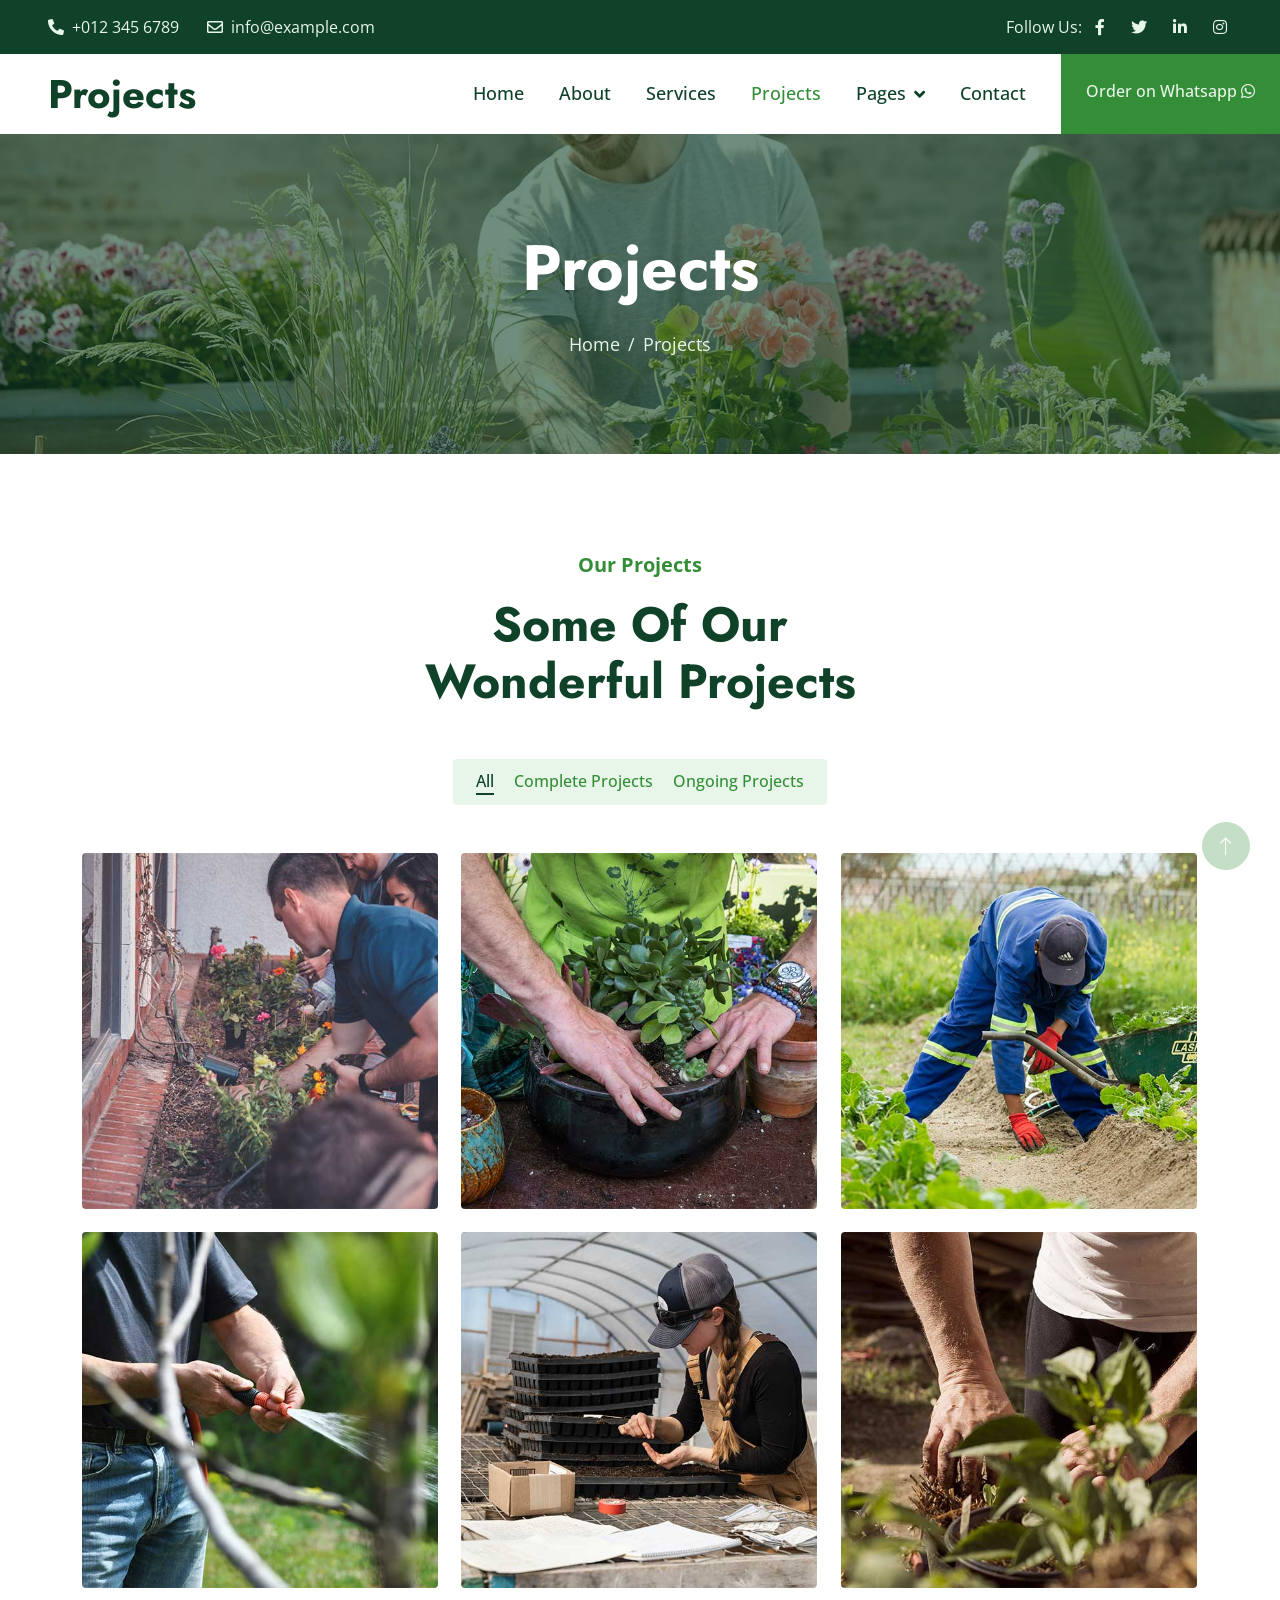
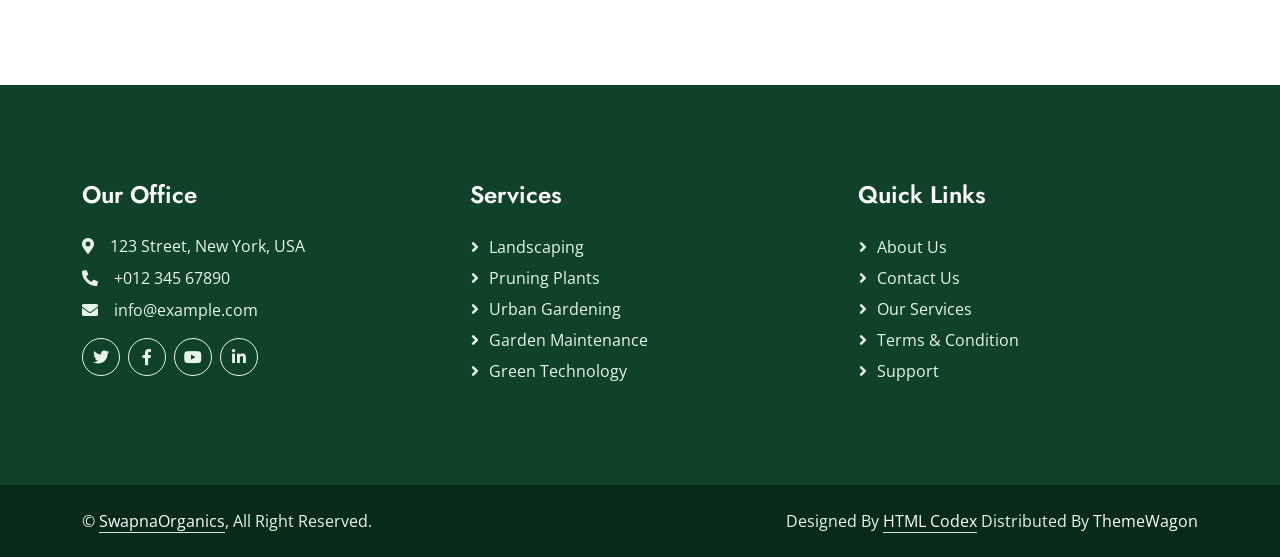
<file: projects.html>
<!DOCTYPE html>
<html lang="en">

<head>
    <meta charset="utf-8">
    <title>Gardener - Gardening Website Template</title>
    <meta content="width=device-width, initial-scale=1.0" name="viewport">
    <meta content="" name="keywords">
    <meta content="" name="description">

    <!-- Favicon -->
    <link href="img/favicon.ico" rel="icon">

    <!-- Google Web Fonts -->
    <link rel="preconnect" href="https://fonts.googleapis.com">
    <link rel="preconnect" href="https://fonts.gstatic.com" crossorigin>
    <link href="https://fonts.googleapis.com/css2?family=Jost:wght@500;600;700&family=Open+Sans:wght@400;500&display=swap" rel="stylesheet">  

    <!-- Icon Font Stylesheet -->
    <link href="https://cdnjs.cloudflare.com/ajax/libs/font-awesome/5.10.0/css/all.min.css" rel="stylesheet">
    <link href="https://cdn.jsdelivr.net/npm/bootstrap-icons@1.4.1/font/bootstrap-icons.css" rel="stylesheet">

    <!-- Libraries Stylesheet -->
    <link href="lib/animate/animate.min.css" rel="stylesheet">
    <link href="lib/owlcarousel/assets/owl.carousel.min.css" rel="stylesheet">
    <link href="lib/lightbox/css/lightbox.min.css" rel="stylesheet">

    <!-- Customized Bootstrap Stylesheet -->
    <link href="css/bootstrap.min.css" rel="stylesheet">

    <!-- Template Stylesheet -->
    <link href="css/style.css" rel="stylesheet">
</head>

<body>
    <!-- Spinner Start -->
    <div id="spinner" class="show bg-white position-fixed translate-middle w-100 vh-100 top-50 start-50 d-flex align-items-center justify-content-center">
        <div class="spinner-border text-primary" role="status" style="width: 3rem; height: 3rem;"></div>
    </div>
    <!-- Spinner End -->


    <!-- Topbar Start -->
    <div class="container-fluid bg-dark text-light px-0 py-2">
        <div class="row gx-0 d-none d-lg-flex">
            <div class="col-lg-7 px-5 text-start">
                <div class="h-100 d-inline-flex align-items-center me-4">
                    <span class="fa fa-phone-alt me-2"></span>
                    <span>+012 345 6789</span>
                </div>
                <div class="h-100 d-inline-flex align-items-center">
                    <span class="far fa-envelope me-2"></span>
                    <span>info@example.com</span>
                </div>
            </div>
            <div class="col-lg-5 px-5 text-end">
                <div class="h-100 d-inline-flex align-items-center mx-n2">
                    <span>Follow Us:</span>
                    <a class="btn btn-link text-light" href=""><i class="fab fa-facebook-f"></i></a>
                    <a class="btn btn-link text-light" href=""><i class="fab fa-twitter"></i></a>
                    <a class="btn btn-link text-light" href=""><i class="fab fa-linkedin-in"></i></a>
                    <a class="btn btn-link text-light" href=""><i class="fab fa-instagram"></i></a>
                </div>
            </div>
        </div>
    </div>
    <!-- Topbar End -->


    <!-- Navbar Start -->
    <nav class="navbar navbar-expand-lg bg-white navbar-light sticky-top p-0">
        <a href="index.html" class="navbar-brand d-flex align-items-center px-4 px-lg-5">
            <h1 class="m-0">Projects</h1>
        </a>
        <button type="button" class="navbar-toggler me-4" data-bs-toggle="collapse" data-bs-target="#navbarCollapse">
            <span class="navbar-toggler-icon"></span>
        </button>
        <div class="collapse navbar-collapse" id="navbarCollapse">
            <div class="navbar-nav ms-auto p-4 p-lg-0">
                <a href="index.html" class="nav-item nav-link">Home</a>
                <a href="about.html" class="nav-item nav-link">About</a>
                <a href="service.html" class="nav-item nav-link">Services</a>
                <a href="project.html" class="nav-item nav-link active">Projects</a>
                <div class="nav-item dropdown">
                    <a href="#" class="nav-link dropdown-toggle" data-bs-toggle="dropdown">Pages</a>
                    <div class="dropdown-menu bg-light m-0">
                        <a href="feature.html" class="dropdown-item">Features</a>
                        <a href="quote.html" class="dropdown-item">Free Quote</a>
                        <a href="team.html" class="dropdown-item">Our Team</a>
                        <a href="testimonial.html" class="dropdown-item">Testimonial</a>
                        <a href="404.html" class="dropdown-item">404 Page</a>
                    </div>
                </div>
                <a href="contact.html" class="nav-item nav-link">Contact</a>
            </div>
            <a href="https://wa.me/919693905049/?text=Hey" class="btn btn-primary py-4 px-lg-4 rounded-0 d-none d-lg-block">Order on Whatsapp    <i class="fab fa-whatsapp"></i></a>
        </div>
    </nav>
    <!-- Navbar End -->


    <!-- Page Header Start -->
    <div class="container-fluid page-header py-5 mb-5 wow fadeIn" data-wow-delay="0.1s">
        <div class="container text-center py-5">
            <h1 class="display-3 text-white mb-4 animated slideInDown">Projects</h1>
            <nav aria-label="breadcrumb animated slideInDown">
                <ol class="breadcrumb justify-content-center mb-0">
                    <li class="breadcrumb-item"><a href="./index.html">Home</a></li>
                    <!-- <li class="breadcrumb-item"><a href="#">Pages</a></li> -->
                    <li class="breadcrumb-item active" aria-current="page">Projects</li>
                </ol>
            </nav>
        </div>
    </div>
    <!-- Page Header End -->


    <!-- Projects Start -->
    <div class="container-xxl py-5">
        <div class="container">
            <div class="text-center mx-auto wow fadeInUp" data-wow-delay="0.1s" style="max-width: 500px;">
                <p class="fs-5 fw-bold text-primary">Our Projects</p>
                <h1 class="display-5 mb-5">Some Of Our Wonderful Projects</h1>
            </div>
            <div class="row wow fadeInUp" data-wow-delay="0.3s">
                <div class="col-12 text-center">
                    <ul class="list-inline rounded mb-5" id="portfolio-flters">
                        <li class="mx-2 active" data-filter="*">All</li>
                        <li class="mx-2" data-filter=".first">Complete Projects</li>
                        <li class="mx-2" data-filter=".second">Ongoing Projects</li>
                    </ul>
                </div>
            </div>
            <div class="row g-4 portfolio-container">
                <div class="col-lg-4 col-md-6 portfolio-item first wow fadeInUp" data-wow-delay="0.1s">
                    <div class="portfolio-inner rounded">
                        <img class="img-fluid" src="img/service-1.jpg" alt="">
                        <div class="portfolio-text">
                            <h4 class="text-white mb-4">Landscaping</h4>
                            <div class="d-flex">
                                <a class="btn btn-lg-square rounded-circle mx-2" href="img/service-1.jpg" data-lightbox="portfolio"><i class="fa fa-eye"></i></a>
                                <a class="btn btn-lg-square rounded-circle mx-2" href=""><i class="fa fa-link"></i></a>
                            </div>
                        </div>
                    </div>
                </div>
                <div class="col-lg-4 col-md-6 portfolio-item second wow fadeInUp" data-wow-delay="0.3s">
                    <div class="portfolio-inner rounded">
                        <img class="img-fluid" src="img/service-2.jpg" alt="">
                        <div class="portfolio-text">
                            <h4 class="text-white mb-4">Pruning plants</h4>
                            <div class="d-flex">
                                <a class="btn btn-lg-square rounded-circle mx-2" href="img/service-2.jpg" data-lightbox="portfolio"><i class="fa fa-eye"></i></a>
                                <a class="btn btn-lg-square rounded-circle mx-2" href=""><i class="fa fa-link"></i></a>
                            </div>
                        </div>
                    </div>
                </div>
                <div class="col-lg-4 col-md-6 portfolio-item first wow fadeInUp" data-wow-delay="0.5s">
                    <div class="portfolio-inner rounded">
                        <img class="img-fluid" src="img/service-3.jpg" alt="">
                        <div class="portfolio-text">
                            <h4 class="text-white mb-4">Irrigation & Drainage</h4>
                            <div class="d-flex">
                                <a class="btn btn-lg-square rounded-circle mx-2" href="img/service-3.jpg" data-lightbox="portfolio"><i class="fa fa-eye"></i></a>
                                <a class="btn btn-lg-square rounded-circle mx-2" href=""><i class="fa fa-link"></i></a>
                            </div>
                        </div>
                    </div>
                </div>
                <div class="col-lg-4 col-md-6 portfolio-item second wow fadeInUp" data-wow-delay="0.1s">
                    <div class="portfolio-inner rounded">
                        <img class="img-fluid" src="img/service-4.jpg" alt="">
                        <div class="portfolio-text">
                            <h4 class="text-white mb-4">Garden Maintenance</h4>
                            <div class="d-flex">
                                <a class="btn btn-lg-square rounded-circle mx-2" href="img/service-4.jpg" data-lightbox="portfolio"><i class="fa fa-eye"></i></a>
                                <a class="btn btn-lg-square rounded-circle mx-2" href=""><i class="fa fa-link"></i></a>
                            </div>
                        </div>
                    </div>
                </div>
                <div class="col-lg-4 col-md-6 portfolio-item first wow fadeInUp" data-wow-delay="0.3s">
                    <div class="portfolio-inner rounded">
                        <img class="img-fluid" src="img/service-5.jpg" alt="">
                        <div class="portfolio-text">
                            <h4 class="text-white mb-4">Green Technology</h4>
                            <div class="d-flex">
                                <a class="btn btn-lg-square rounded-circle mx-2" href="img/service-5.jpg" data-lightbox="portfolio"><i class="fa fa-eye"></i></a>
                                <a class="btn btn-lg-square rounded-circle mx-2" href=""><i class="fa fa-link"></i></a>
                            </div>
                        </div>
                    </div>
                </div>
                <div class="col-lg-4 col-md-6 portfolio-item second wow fadeInUp" data-wow-delay="0.5s">
                    <div class="portfolio-inner rounded">
                        <img class="img-fluid" src="img/service-6.jpg" alt="">
                        <div class="portfolio-text">
                            <h4 class="text-white mb-4">Urban Gardening</h4>
                            <div class="d-flex">
                                <a class="btn btn-lg-square rounded-circle mx-2" href="img/service-6.jpg" data-lightbox="portfolio"><i class="fa fa-eye"></i></a>
                                <a class="btn btn-lg-square rounded-circle mx-2" href=""><i class="fa fa-link"></i></a>
                            </div>
                        </div>
                    </div>
                </div>
            </div>
        </div>
    </div>
    <!-- Projects End -->


    <!-- Footer Start -->
    <div class="container-fluid bg-dark text-light footer mt-5 py-5 wow fadeIn" data-wow-delay="0.1s">
        <div class="container py-5">
            <div class="row g-5">
                <div class="col-lg-4 col-md-6">
                    <h4 class="text-white mb-4">Our Office</h4>
                    <p class="mb-2"><i class="fa fa-map-marker-alt me-3"></i>123 Street, New York, USA</p>
                    <p class="mb-2"><i class="fa fa-phone-alt me-3"></i>+012 345 67890</p>
                    <p class="mb-2"><i class="fa fa-envelope me-3"></i>info@example.com</p>
                    <div class="d-flex pt-2">
                        <a class="btn btn-square btn-outline-light rounded-circle me-2" href=""><i class="fab fa-twitter"></i></a>
                        <a class="btn btn-square btn-outline-light rounded-circle me-2" href=""><i class="fab fa-facebook-f"></i></a>
                        <a class="btn btn-square btn-outline-light rounded-circle me-2" href=""><i class="fab fa-youtube"></i></a>
                        <a class="btn btn-square btn-outline-light rounded-circle me-2" href=""><i class="fab fa-linkedin-in"></i></a>
                    </div>
                </div>
                <div class="col-lg-4 col-md-6">
                    <h4 class="text-white mb-4">Services</h4>
                    <a class="btn btn-link" href="">Landscaping</a>
                    <a class="btn btn-link" href="">Pruning plants</a>
                    <a class="btn btn-link" href="">Urban Gardening</a>
                    <a class="btn btn-link" href="">Garden Maintenance</a>
                    <a class="btn btn-link" href="">Green Technology</a>
                </div>
                <div class="col-lg-4 col-md-6">
                    <h4 class="text-white mb-4">Quick Links</h4>
                    <a class="btn btn-link" href="">About Us</a>
                    <a class="btn btn-link" href="">Contact Us</a>
                    <a class="btn btn-link" href="">Our Services</a>
                    <a class="btn btn-link" href="">Terms & Condition</a>
                    <a class="btn btn-link" href="">Support</a>
                </div>
                <!--SwapnaOrganics -->
            </div>
        </div>
    </div>
    <!-- Footer End -->


    <!-- Copyright Start -->
    <div class="container-fluid copyright py-4">
        <div class="container">
            <div class="row">
                <div class="col-md-6 text-center text-md-start mb-3 mb-md-0">
                    &copy; <a class="border-bottom" href="#">SwapnaOrganics</a>, All Right Reserved.
                </div>
                <div class="col-md-6 text-center text-md-end">
                    <!--/*** This template is free as long as you keep the footer author’s credit link/attribution link/backlink. If you'd like to use the template without the footer author’s credit link/attribution link/backlink, you can purchase the Credit Removal License from "https://htmlcodex.com/credit-removal". Thank you for your support. ***/-->
                    Designed By <a class="border-bottom" href="https://htmlcodex.com">HTML Codex</a> Distributed By <a href="https://themewagon.com">ThemeWagon</a>
                </div>
            </div>
        </div>
    </div>
    <!-- Copyright End -->


    <!-- Back to Top -->
    <a href="#" class="btn btn-lg btn-primary btn-lg-square rounded-circle back-to-top"><i class="bi bi-arrow-up"></i></a>


    <!-- JavaScript Libraries -->
    <script src="https://code.jquery.com/jquery-3.4.1.min.js"></script>
    <script src="https://cdn.jsdelivr.net/npm/bootstrap@5.0.0/dist/js/bootstrap.bundle.min.js"></script>
    <script src="lib/wow/wow.min.js"></script>
    <script src="lib/easing/easing.min.js"></script>
    <script src="lib/waypoints/waypoints.min.js"></script>
    <script src="lib/owlcarousel/owl.carousel.min.js"></script>
    <script src="lib/counterup/counterup.min.js"></script>
    <script src="lib/parallax/parallax.min.js"></script>
    <script src="lib/isotope/isotope.pkgd.min.js"></script>
    <script src="lib/lightbox/js/lightbox.min.js"></script>

    <!-- Template Javascript -->
    <script src="js/main.js"></script>
</body>

</html>
</file>
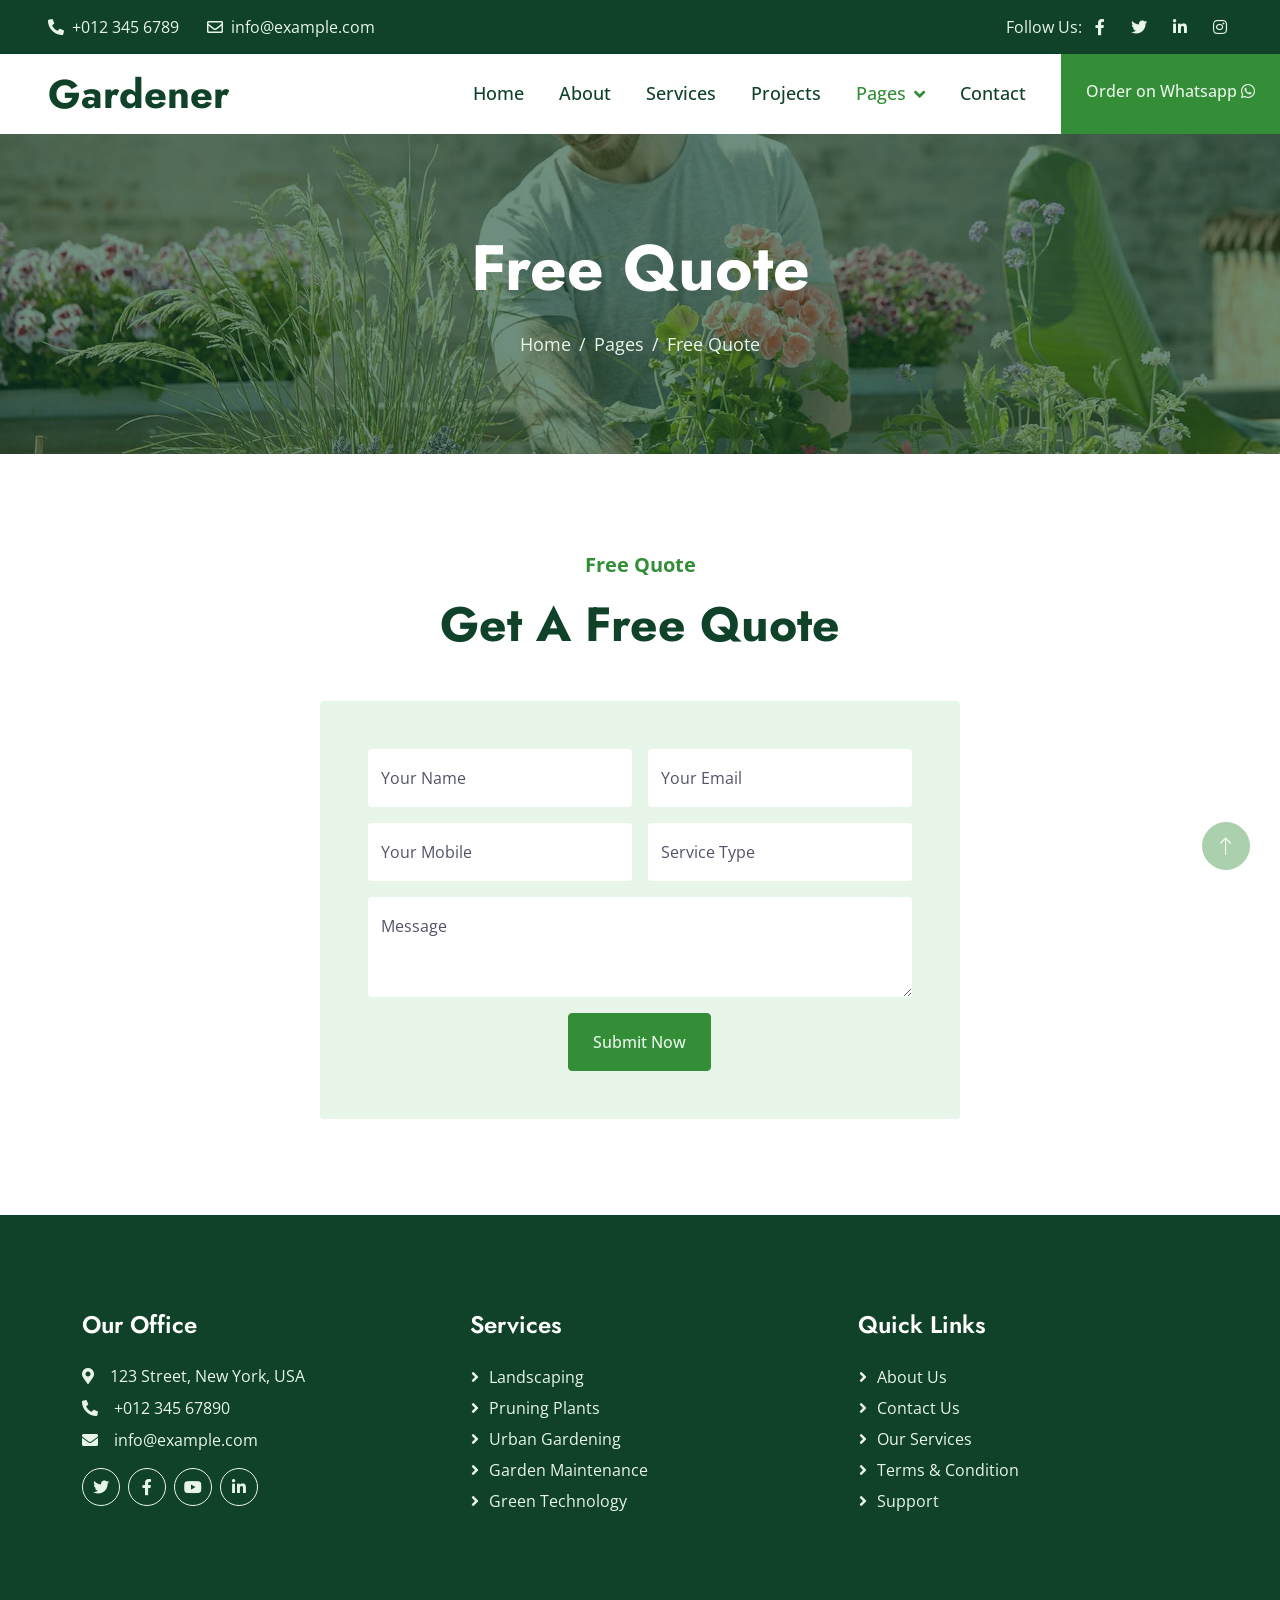
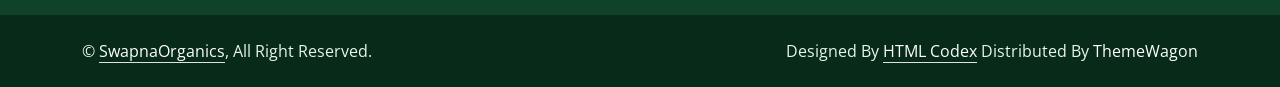
<file: quote.html>
<!DOCTYPE html>
<html lang="en">

<head>
    <meta charset="utf-8">
    <title>Gardener - Gardening Website Template</title>
    <meta content="width=device-width, initial-scale=1.0" name="viewport">
    <meta content="" name="keywords">
    <meta content="" name="description">

    <!-- Favicon -->
    <link href="img/favicon.ico" rel="icon">

    <!-- Google Web Fonts -->
    <link rel="preconnect" href="https://fonts.googleapis.com">
    <link rel="preconnect" href="https://fonts.gstatic.com" crossorigin>
    <link href="https://fonts.googleapis.com/css2?family=Jost:wght@500;600;700&family=Open+Sans:wght@400;500&display=swap" rel="stylesheet">  

    <!-- Icon Font Stylesheet -->
    <link href="https://cdnjs.cloudflare.com/ajax/libs/font-awesome/5.10.0/css/all.min.css" rel="stylesheet">
    <link href="https://cdn.jsdelivr.net/npm/bootstrap-icons@1.4.1/font/bootstrap-icons.css" rel="stylesheet">

    <!-- Libraries Stylesheet -->
    <link href="lib/animate/animate.min.css" rel="stylesheet">
    <link href="lib/owlcarousel/assets/owl.carousel.min.css" rel="stylesheet">
    <link href="lib/lightbox/css/lightbox.min.css" rel="stylesheet">

    <!-- Customized Bootstrap Stylesheet -->
    <link href="css/bootstrap.min.css" rel="stylesheet">

    <!-- Template Stylesheet -->
    <link href="css/style.css" rel="stylesheet">
</head>

<body>
    <!-- Spinner Start -->
    <div id="spinner" class="show bg-white position-fixed translate-middle w-100 vh-100 top-50 start-50 d-flex align-items-center justify-content-center">
        <div class="spinner-border text-primary" role="status" style="width: 3rem; height: 3rem;"></div>
    </div>
    <!-- Spinner End -->


    <!-- Topbar Start -->
    <div class="container-fluid bg-dark text-light px-0 py-2">
        <div class="row gx-0 d-none d-lg-flex">
            <div class="col-lg-7 px-5 text-start">
                <div class="h-100 d-inline-flex align-items-center me-4">
                    <span class="fa fa-phone-alt me-2"></span>
                    <span>+012 345 6789</span>
                </div>
                <div class="h-100 d-inline-flex align-items-center">
                    <span class="far fa-envelope me-2"></span>
                    <span>info@example.com</span>
                </div>
            </div>
            <div class="col-lg-5 px-5 text-end">
                <div class="h-100 d-inline-flex align-items-center mx-n2">
                    <span>Follow Us:</span>
                    <a class="btn btn-link text-light" href=""><i class="fab fa-facebook-f"></i></a>
                    <a class="btn btn-link text-light" href=""><i class="fab fa-twitter"></i></a>
                    <a class="btn btn-link text-light" href=""><i class="fab fa-linkedin-in"></i></a>
                    <a class="btn btn-link text-light" href=""><i class="fab fa-instagram"></i></a>
                </div>
            </div>
        </div>
    </div>
    <!-- Topbar End -->


    <!-- Navbar Start -->
    <nav class="navbar navbar-expand-lg bg-white navbar-light sticky-top p-0">
        <a href="index.html" class="navbar-brand d-flex align-items-center px-4 px-lg-5">
            <h1 class="m-0">Gardener</h1>
        </a>
        <button type="button" class="navbar-toggler me-4" data-bs-toggle="collapse" data-bs-target="#navbarCollapse">
            <span class="navbar-toggler-icon"></span>
        </button>
        <div class="collapse navbar-collapse" id="navbarCollapse">
            <div class="navbar-nav ms-auto p-4 p-lg-0">
                <a href="index.html" class="nav-item nav-link">Home</a>
                <a href="about.html" class="nav-item nav-link">About</a>
                <a href="service.html" class="nav-item nav-link">Services</a>
                <a href="projects.html" class="nav-item nav-link">Projects</a>
                <div class="nav-item dropdown">
                    <a href="#" class="nav-link dropdown-toggle active" data-bs-toggle="dropdown">Pages</a>
                    <div class="dropdown-menu bg-light m-0">
                        <a href="feature.html" class="dropdown-item">Features</a>
                        <a href="quote.html" class="dropdown-item active">Free Quote</a>
                        <a href="team.html" class="dropdown-item">Our Team</a>
                        <a href="testimonial.html" class="dropdown-item">Testimonial</a>
                        <a href="404.html" class="dropdown-item">404 Page</a>
                    </div>
                </div>
                <a href="contact.html" class="nav-item nav-link">Contact</a>
            </div>
            <a href="https://wa.me/919693905049/?text=Hey" class="btn btn-primary py-4 px-lg-4 rounded-0 d-none d-lg-block">Order on Whatsapp    <i class="fab fa-whatsapp"></i></a>
        </div>
    </nav>
    <!-- Navbar End -->


    <!-- Page Header Start -->
    <div class="container-fluid page-header py-5 mb-5 wow fadeIn" data-wow-delay="0.1s">
        <div class="container text-center py-5">
            <h1 class="display-3 text-white mb-4 animated slideInDown">Free Quote</h1>
            <nav aria-label="breadcrumb animated slideInDown">
                <ol class="breadcrumb justify-content-center mb-0">
                    <li class="breadcrumb-item"><a href="#">Home</a></li>
                    <li class="breadcrumb-item"><a href="#">Pages</a></li>
                    <li class="breadcrumb-item active" aria-current="page">Free Quote</li>
                </ol>
            </nav>
        </div>
    </div>
    <!-- Page Header End -->


    <!-- Quote Start -->
    <div class="container-fluid py-5">
        <div class="container">
            <div class="text-center mx-auto wow fadeInUp" data-wow-delay="0.1s" style="max-width: 500px;">
                <p class="fs-5 fw-bold text-primary">Free Quote</p>
                <h1 class="display-5 mb-5">Get A Free Quote</h1>
            </div>
            <div class="row justify-content-center">
                <div class="col-lg-7">
                    <div class="bg-light rounded p-4 p-sm-5 wow fadeInUp" data-wow-delay="0.1s">
                        <div class="row g-3">
                            <div class="col-sm-6">
                                <div class="form-floating">
                                    <input type="text" class="form-control border-0" id="gname" placeholder="Gurdian Name">
                                    <label for="gname">Your Name</label>
                                </div>
                            </div>
                            <div class="col-sm-6">
                                <div class="form-floating">
                                    <input type="email" class="form-control border-0" id="gmail" placeholder="Gurdian Email">
                                    <label for="gmail">Your Email</label>
                                </div>
                            </div>
                            <div class="col-sm-6">
                                <div class="form-floating">
                                    <input type="text" class="form-control border-0" id="cname" placeholder="Child Name">
                                    <label for="cname">Your Mobile</label>
                                </div>
                            </div>
                            <div class="col-sm-6">
                                <div class="form-floating">
                                    <input type="text" class="form-control border-0" id="cage" placeholder="Child Age">
                                    <label for="cage">Service Type</label>
                                </div>
                            </div>
                            <div class="col-12">
                                <div class="form-floating">
                                    <textarea class="form-control border-0" placeholder="Leave a message here" id="message" style="height: 100px"></textarea>
                                    <label for="message">Message</label>
                                </div>
                            </div>
                            <div class="col-12 text-center">
                                <button class="btn btn-primary py-3 px-4" type="submit">Submit Now</button>
                            </div>
                        </div>
                    </div>
                </div>
            </div>
        </div>
    </div>
    <!-- Quote End -->


    <!-- Footer Start -->
    <div class="container-fluid bg-dark text-light footer mt-5 py-5 wow fadeIn" data-wow-delay="0.1s">
        <div class="container py-5">
            <div class="row g-5">
                <div class="col-lg-4 col-md-6">
                    <h4 class="text-white mb-4">Our Office</h4>
                    <p class="mb-2"><i class="fa fa-map-marker-alt me-3"></i>123 Street, New York, USA</p>
                    <p class="mb-2"><i class="fa fa-phone-alt me-3"></i>+012 345 67890</p>
                    <p class="mb-2"><i class="fa fa-envelope me-3"></i>info@example.com</p>
                    <div class="d-flex pt-2">
                        <a class="btn btn-square btn-outline-light rounded-circle me-2" href=""><i class="fab fa-twitter"></i></a>
                        <a class="btn btn-square btn-outline-light rounded-circle me-2" href=""><i class="fab fa-facebook-f"></i></a>
                        <a class="btn btn-square btn-outline-light rounded-circle me-2" href=""><i class="fab fa-youtube"></i></a>
                        <a class="btn btn-square btn-outline-light rounded-circle me-2" href=""><i class="fab fa-linkedin-in"></i></a>
                    </div>
                </div>
                <div class="col-lg-4 col-md-6">
                    <h4 class="text-white mb-4">Services</h4>
                    <a class="btn btn-link" href="">Landscaping</a>
                    <a class="btn btn-link" href="">Pruning plants</a>
                    <a class="btn btn-link" href="">Urban Gardening</a>
                    <a class="btn btn-link" href="">Garden Maintenance</a>
                    <a class="btn btn-link" href="">Green Technology</a>
                </div>
                <div class="col-lg-4 col-md-6">
                    <h4 class="text-white mb-4">Quick Links</h4>
                    <a class="btn btn-link" href="">About Us</a>
                    <a class="btn btn-link" href="">Contact Us</a>
                    <a class="btn btn-link" href="">Our Services</a>
                    <a class="btn btn-link" href="">Terms & Condition</a>
                    <a class="btn btn-link" href="">Support</a>
                </div>
                <!--SwapnaOrganics -->
            </div>
        </div>
    </div>
    <!-- Footer End -->


    <!-- Copyright Start -->
    <div class="container-fluid copyright py-4">
        <div class="container">
            <div class="row">
                <div class="col-md-6 text-center text-md-start mb-3 mb-md-0">
                    &copy; <a class="border-bottom" href="#">SwapnaOrganics</a>, All Right Reserved.
                </div>
                <div class="col-md-6 text-center text-md-end">
                    <!--/*** This template is free as long as you keep the footer author’s credit link/attribution link/backlink. If you'd like to use the template without the footer author’s credit link/attribution link/backlink, you can purchase the Credit Removal License from "https://htmlcodex.com/credit-removal". Thank you for your support. ***/-->
                    Designed By <a class="border-bottom" href="https://htmlcodex.com">HTML Codex</a> Distributed By <a href="https://themewagon.com">ThemeWagon</a>
                </div>
            </div>
        </div>
    </div>
    <!-- Copyright End -->


    <!-- Back to Top -->
    <a href="#" class="btn btn-lg btn-primary btn-lg-square rounded-circle back-to-top"><i class="bi bi-arrow-up"></i></a>


    <!-- JavaScript Libraries -->
    <script src="https://code.jquery.com/jquery-3.4.1.min.js"></script>
    <script src="https://cdn.jsdelivr.net/npm/bootstrap@5.0.0/dist/js/bootstrap.bundle.min.js"></script>
    <script src="lib/wow/wow.min.js"></script>
    <script src="lib/easing/easing.min.js"></script>
    <script src="lib/waypoints/waypoints.min.js"></script>
    <script src="lib/owlcarousel/owl.carousel.min.js"></script>
    <script src="lib/counterup/counterup.min.js"></script>
    <script src="lib/parallax/parallax.min.js"></script>
    <script src="lib/isotope/isotope.pkgd.min.js"></script>
    <script src="lib/lightbox/js/lightbox.min.js"></script>

    <!-- Template Javascript -->
    <script src="js/main.js"></script>
</body>

</html>
</file>
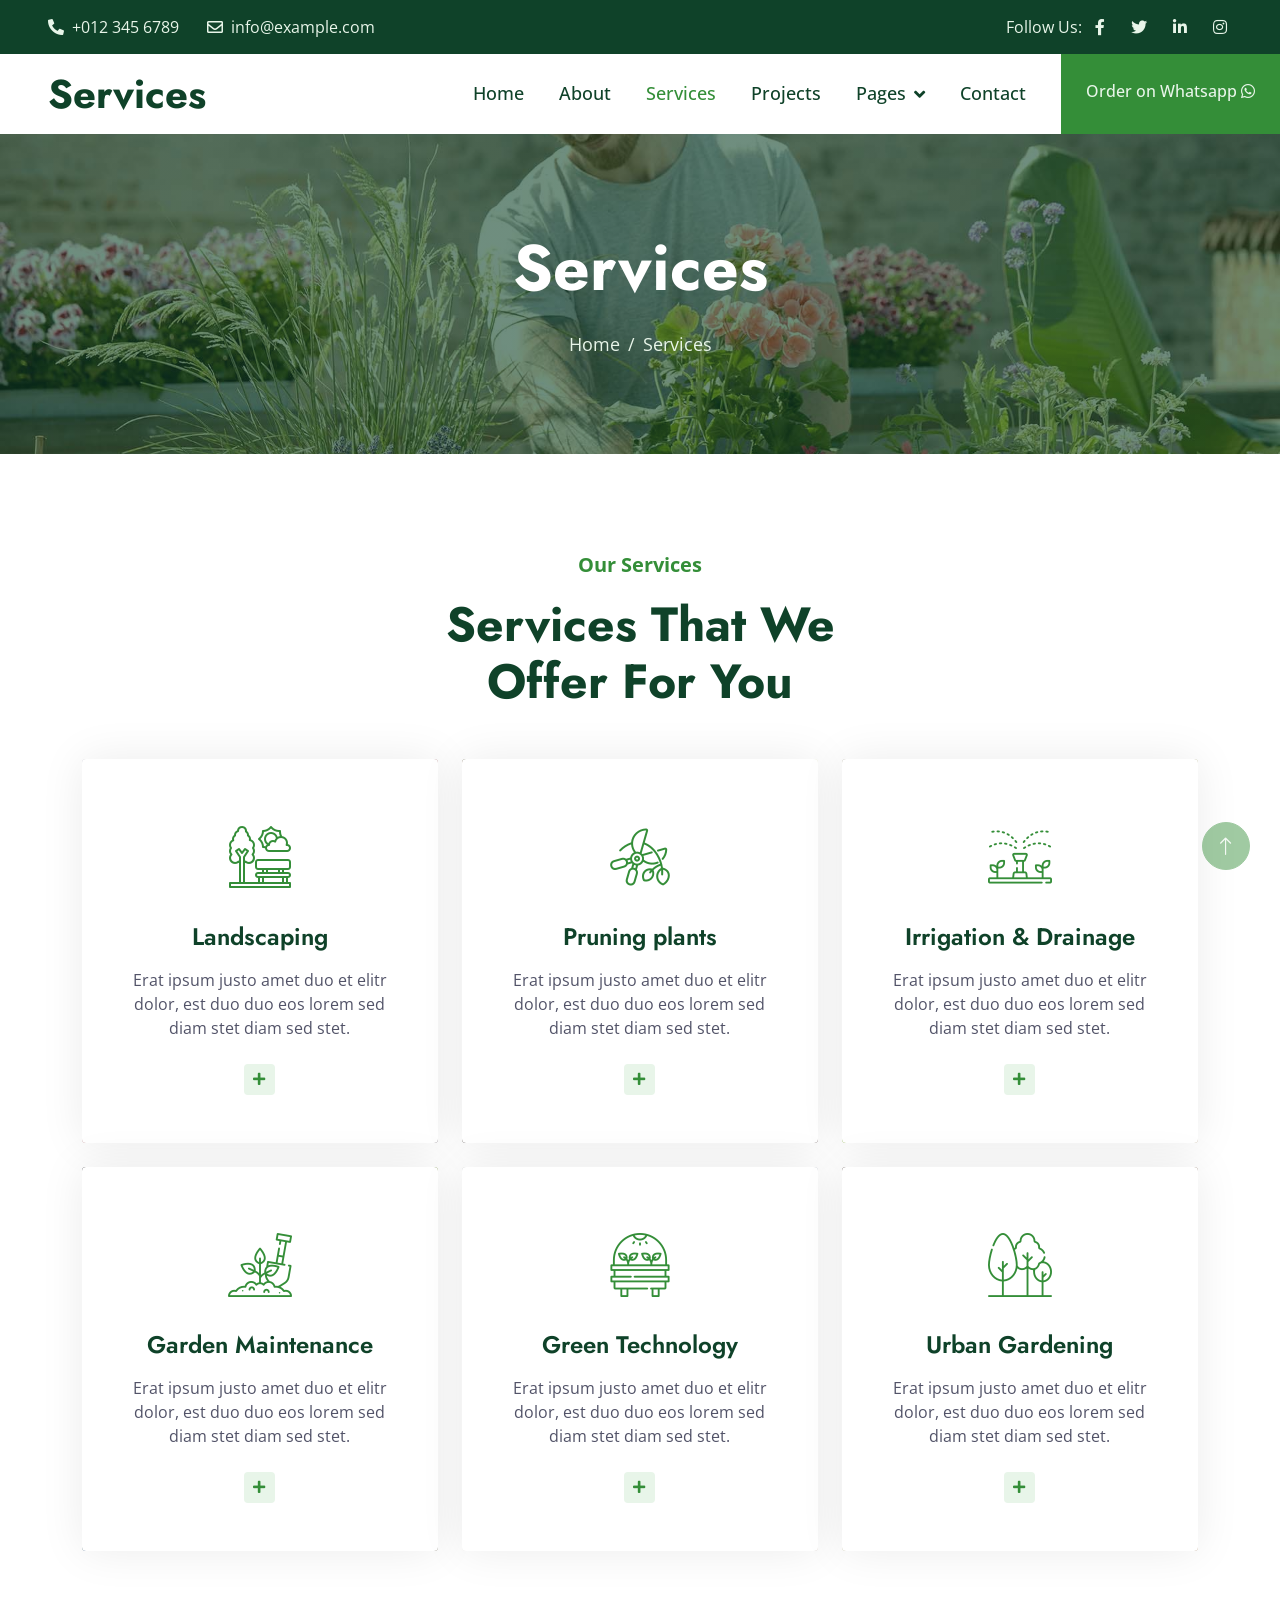
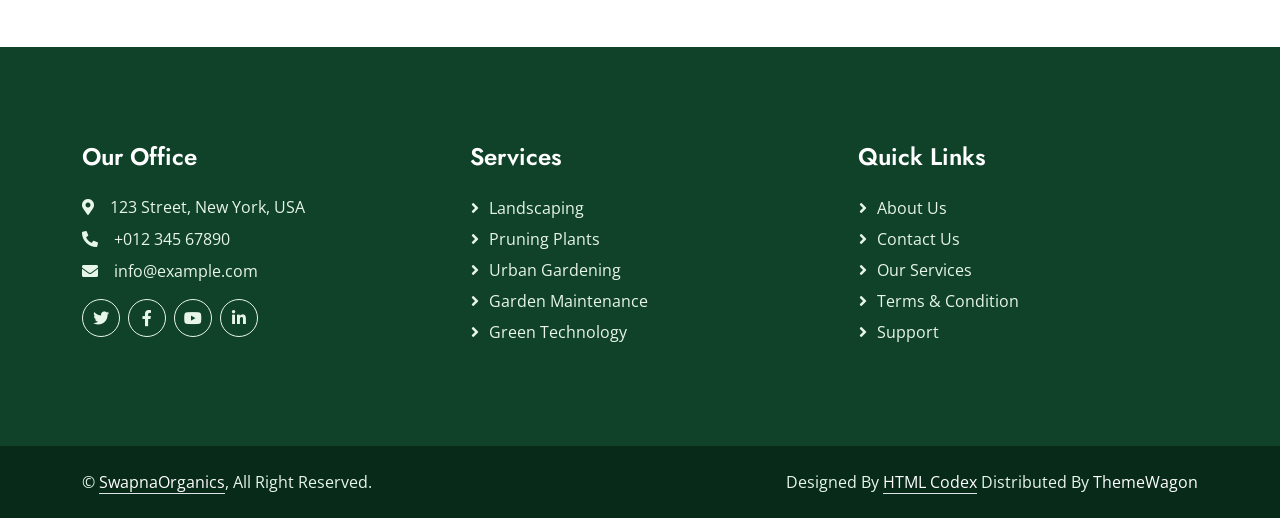
<file: service.html>
<!DOCTYPE html>
<html lang="en">

<head>
    <meta charset="utf-8">
    <title>Gardener - Gardening Website Template</title>
    <meta content="width=device-width, initial-scale=1.0" name="viewport">
    <meta content="" name="keywords">
    <meta content="" name="description">

    <!-- Favicon -->
    <link href="img/favicon.ico" rel="icon">

    <!-- Google Web Fonts -->
    <link rel="preconnect" href="https://fonts.googleapis.com">
    <link rel="preconnect" href="https://fonts.gstatic.com" crossorigin>
    <link href="https://fonts.googleapis.com/css2?family=Jost:wght@500;600;700&family=Open+Sans:wght@400;500&display=swap" rel="stylesheet">  

    <!-- Icon Font Stylesheet -->
    <link href="https://cdnjs.cloudflare.com/ajax/libs/font-awesome/5.10.0/css/all.min.css" rel="stylesheet">
    <link href="https://cdn.jsdelivr.net/npm/bootstrap-icons@1.4.1/font/bootstrap-icons.css" rel="stylesheet">

    <!-- Libraries Stylesheet -->
    <link href="lib/animate/animate.min.css" rel="stylesheet">
    <link href="lib/owlcarousel/assets/owl.carousel.min.css" rel="stylesheet">
    <link href="lib/lightbox/css/lightbox.min.css" rel="stylesheet">

    <!-- Customized Bootstrap Stylesheet -->
    <link href="css/bootstrap.min.css" rel="stylesheet">

    <!-- Template Stylesheet -->
    <link href="css/style.css" rel="stylesheet">
</head>

<body>
    <!-- Spinner Start -->
    <div id="spinner" class="show bg-white position-fixed translate-middle w-100 vh-100 top-50 start-50 d-flex align-items-center justify-content-center">
        <div class="spinner-border text-primary" role="status" style="width: 3rem; height: 3rem;"></div>
    </div>
    <!-- Spinner End -->


    <!-- Topbar Start -->
    <div class="container-fluid bg-dark text-light px-0 py-2">
        <div class="row gx-0 d-none d-lg-flex">
            <div class="col-lg-7 px-5 text-start">
                <div class="h-100 d-inline-flex align-items-center me-4">
                    <span class="fa fa-phone-alt me-2"></span>
                    <span>+012 345 6789</span>
                </div>
                <div class="h-100 d-inline-flex align-items-center">
                    <span class="far fa-envelope me-2"></span>
                    <span>info@example.com</span>
                </div>
            </div>
            <div class="col-lg-5 px-5 text-end">
                <div class="h-100 d-inline-flex align-items-center mx-n2">
                    <span>Follow Us:</span>
                    <a class="btn btn-link text-light" href=""><i class="fab fa-facebook-f"></i></a>
                    <a class="btn btn-link text-light" href=""><i class="fab fa-twitter"></i></a>
                    <a class="btn btn-link text-light" href=""><i class="fab fa-linkedin-in"></i></a>
                    <a class="btn btn-link text-light" href=""><i class="fab fa-instagram"></i></a>
                </div>
            </div>
        </div>
    </div>
    <!-- Topbar End -->


    <!-- Navbar Start -->
    <nav class="navbar navbar-expand-lg bg-white navbar-light sticky-top p-0">
        <a href="index.html" class="navbar-brand d-flex align-items-center px-4 px-lg-5">
            <h1 class="m-0">Services</h1>
        </a>
        <button type="button" class="navbar-toggler me-4" data-bs-toggle="collapse" data-bs-target="#navbarCollapse">
            <span class="navbar-toggler-icon"></span>
        </button>
        <div class="collapse navbar-collapse" id="navbarCollapse">
            <div class="navbar-nav ms-auto p-4 p-lg-0">
                <a href="index.html" class="nav-item nav-link">Home</a>
                <a href="about.html" class="nav-item nav-link">About</a>
                <a href="service.html" class="nav-item nav-link active">Services</a>
                <a href="projects.html" class="nav-item nav-link">Projects</a>
                <div class="nav-item dropdown">
                    <a href="#" class="nav-link dropdown-toggle" data-bs-toggle="dropdown">Pages</a>
                    <div class="dropdown-menu bg-light m-0">
                        <a href="feature.html" class="dropdown-item">Features</a>
                        <a href="quote.html" class="dropdown-item">Free Quote</a>
                        <a href="team.html" class="dropdown-item">Our Team</a>
                        <a href="testimonial.html" class="dropdown-item">Testimonial</a>
                        <a href="404.html" class="dropdown-item">404 Page</a>
                    </div>
                </div>
                <a href="contact.html" class="nav-item nav-link">Contact</a>
            </div>
            <a href="https://wa.me/919693905049/?text=Hey" class="btn btn-primary py-4 px-lg-4 rounded-0 d-none d-lg-block">Order on Whatsapp    <i class="fab fa-whatsapp"></i></a>
        </div>
    </nav>
    <!-- Navbar End -->


    <!-- Page Header Start -->
    <div class="container-fluid page-header py-5 mb-5 wow fadeIn" data-wow-delay="0.1s">
        <div class="container text-center py-5">
            <h1 class="display-3 text-white mb-4 animated slideInDown">Services</h1>
            <nav aria-label="breadcrumb animated slideInDown">
                <ol class="breadcrumb justify-content-center mb-0">
                    <li class="breadcrumb-item"><a href="./index.html">Home</a></li>
                    <li class="breadcrumb-item active" aria-current="page">Services</li>
                </ol>
            </nav>
        </div>
    </div>
    <!-- Page Header End -->


    <!-- Service Start -->
    <div class="container-xxl py-5">
        <div class="container">
            <div class="text-center mx-auto wow fadeInUp" data-wow-delay="0.1s" style="max-width: 500px;">
                <p class="fs-5 fw-bold text-primary">Our Services</p>
                <h1 class="display-5 mb-5">Services That We Offer For You</h1>
            </div>
            <div class="row g-4">
                <div class="col-lg-4 col-md-6 wow fadeInUp" data-wow-delay="0.1s">
                    <div class="service-item rounded d-flex h-100">
                        <div class="service-img rounded">
                            <img class="img-fluid" src="img/service-1.jpg" alt="">
                        </div>
                        <div class="service-text rounded p-5">
                            <div class="btn-square rounded-circle mx-auto mb-3">
                                <img class="img-fluid" src="img/icon/icon-3.png" alt="Icon">
                            </div>
                            <h4 class="mb-3">Landscaping</h4>
                            <p class="mb-4">Erat ipsum justo amet duo et elitr dolor, est duo duo eos lorem sed diam stet diam sed stet.</p>
                            <a class="btn btn-sm" href=""><i class="fa fa-plus text-primary me-2"></i>Read More</a>
                        </div>
                    </div>
                </div>
                <div class="col-lg-4 col-md-6 wow fadeInUp" data-wow-delay="0.3s">
                    <div class="service-item rounded d-flex h-100">
                        <div class="service-img rounded">
                            <img class="img-fluid" src="img/service-2.jpg" alt="">
                        </div>
                        <div class="service-text rounded p-5">
                            <div class="btn-square rounded-circle mx-auto mb-3">
                                <img class="img-fluid" src="img/icon/icon-6.png" alt="Icon">
                            </div>
                            <h4 class="mb-3">Pruning plants</h4>
                            <p class="mb-4">Erat ipsum justo amet duo et elitr dolor, est duo duo eos lorem sed diam stet diam sed stet.</p>
                            <a class="btn btn-sm" href=""><i class="fa fa-plus text-primary me-2"></i>Read More</a>
                        </div>
                    </div>
                </div>
                <div class="col-lg-4 col-md-6 wow fadeInUp" data-wow-delay="0.5s">
                    <div class="service-item rounded d-flex h-100">
                        <div class="service-img rounded">
                            <img class="img-fluid" src="img/service-3.jpg" alt="">
                        </div>
                        <div class="service-text rounded p-5">
                            <div class="btn-square rounded-circle mx-auto mb-3">
                                <img class="img-fluid" src="img/icon/icon-5.png" alt="Icon">
                            </div>
                            <h4 class="mb-3">Irrigation & Drainage</h4>
                            <p class="mb-4">Erat ipsum justo amet duo et elitr dolor, est duo duo eos lorem sed diam stet diam sed stet.</p>
                            <a class="btn btn-sm" href=""><i class="fa fa-plus text-primary me-2"></i>Read More</a>
                        </div>
                    </div>
                </div>
                <div class="col-lg-4 col-md-6 wow fadeInUp" data-wow-delay="0.1s">
                    <div class="service-item rounded d-flex h-100">
                        <div class="service-img rounded">
                            <img class="img-fluid" src="img/service-4.jpg" alt="">
                        </div>
                        <div class="service-text rounded p-5">
                            <div class="btn-square rounded-circle mx-auto mb-3">
                                <img class="img-fluid" src="img/icon/icon-4.png" alt="Icon">
                            </div>
                            <h4 class="mb-3">Garden Maintenance </h4>
                            <p class="mb-4">Erat ipsum justo amet duo et elitr dolor, est duo duo eos lorem sed diam stet diam sed stet.</p>
                            <a class="btn btn-sm" href=""><i class="fa fa-plus text-primary me-2"></i>Read More</a>
                        </div>
                    </div>
                </div>
                <div class="col-lg-4 col-md-6 wow fadeInUp" data-wow-delay="0.3s">
                    <div class="service-item rounded d-flex h-100">
                        <div class="service-img rounded">
                            <img class="img-fluid" src="img/service-5.jpg" alt="">
                        </div>
                        <div class="service-text rounded p-5">
                            <div class="btn-square rounded-circle mx-auto mb-3">
                                <img class="img-fluid" src="img/icon/icon-8.png" alt="Icon">
                            </div>
                            <h4 class="mb-3">Green Technology</h4>
                            <p class="mb-4">Erat ipsum justo amet duo et elitr dolor, est duo duo eos lorem sed diam stet diam sed stet.</p>
                            <a class="btn btn-sm" href=""><i class="fa fa-plus text-primary me-2"></i>Read More</a>
                        </div>
                    </div>
                </div>
                <div class="col-lg-4 col-md-6 wow fadeInUp" data-wow-delay="0.5s">
                    <div class="service-item rounded d-flex h-100">
                        <div class="service-img rounded">
                            <img class="img-fluid" src="img/service-6.jpg" alt="">
                        </div>
                        <div class="service-text rounded p-5">
                            <div class="btn-square rounded-circle mx-auto mb-3">
                                <img class="img-fluid" src="img/icon/icon-2.png" alt="Icon">
                            </div>
                            <h4 class="mb-3">Urban Gardening</h4>
                            <p class="mb-4">Erat ipsum justo amet duo et elitr dolor, est duo duo eos lorem sed diam stet diam sed stet.</p>
                            <a class="btn btn-sm" href=""><i class="fa fa-plus text-primary me-2"></i>Read More</a>
                        </div>
                    </div>
                </div>
            </div>
        </div>
    </div>
    <!-- Service End -->


    <!-- Footer Start -->
    <div class="container-fluid bg-dark text-light footer mt-5 py-5 wow fadeIn" data-wow-delay="0.1s">
        <div class="container py-5">
            <div class="row g-5">
                <div class="col-lg-4 col-md-6">
                    <h4 class="text-white mb-4">Our Office</h4>
                    <p class="mb-2"><i class="fa fa-map-marker-alt me-3"></i>123 Street, New York, USA</p>
                    <p class="mb-2"><i class="fa fa-phone-alt me-3"></i>+012 345 67890</p>
                    <p class="mb-2"><i class="fa fa-envelope me-3"></i>info@example.com</p>
                    <div class="d-flex pt-2">
                        <a class="btn btn-square btn-outline-light rounded-circle me-2" href=""><i class="fab fa-twitter"></i></a>
                        <a class="btn btn-square btn-outline-light rounded-circle me-2" href=""><i class="fab fa-facebook-f"></i></a>
                        <a class="btn btn-square btn-outline-light rounded-circle me-2" href=""><i class="fab fa-youtube"></i></a>
                        <a class="btn btn-square btn-outline-light rounded-circle me-2" href=""><i class="fab fa-linkedin-in"></i></a>
                    </div>
                </div>
                <div class="col-lg-4 col-md-6">
                    <h4 class="text-white mb-4">Services</h4>
                    <a class="btn btn-link" href="">Landscaping</a>
                    <a class="btn btn-link" href="">Pruning plants</a>
                    <a class="btn btn-link" href="">Urban Gardening</a>
                    <a class="btn btn-link" href="">Garden Maintenance</a>
                    <a class="btn btn-link" href="">Green Technology</a>
                </div>
                <div class="col-lg-4 col-md-6">
                    <h4 class="text-white mb-4">Quick Links</h4>
                    <a class="btn btn-link" href="">About Us</a>
                    <a class="btn btn-link" href="">Contact Us</a>
                    <a class="btn btn-link" href="">Our Services</a>
                    <a class="btn btn-link" href="">Terms & Condition</a>
                    <a class="btn btn-link" href="">Support</a>
                </div>
                <!--SwapnaOrganics -->
            </div>
        </div>
    </div>
    <!-- Footer End -->


    <!-- Copyright Start -->
    <div class="container-fluid copyright py-4">
        <div class="container">
            <div class="row">
                <div class="col-md-6 text-center text-md-start mb-3 mb-md-0">
                    &copy; <a class="border-bottom" href="#">SwapnaOrganics</a>, All Right Reserved.
                </div>
                <div class="col-md-6 text-center text-md-end">
                    <!--/*** This template is free as long as you keep the footer author’s credit link/attribution link/backlink. If you'd like to use the template without the footer author’s credit link/attribution link/backlink, you can purchase the Credit Removal License from "https://htmlcodex.com/credit-removal". Thank you for your support. ***/-->
                    Designed By <a class="border-bottom" href="https://htmlcodex.com">HTML Codex</a> Distributed By <a href="https://themewagon.com">ThemeWagon</a>
                </div>
            </div>
        </div>
    </div>
    <!-- Copyright End -->


    <!-- Back to Top -->
    <a href="#" class="btn btn-lg btn-primary btn-lg-square rounded-circle back-to-top"><i class="bi bi-arrow-up"></i></a>


    <!-- JavaScript Libraries -->
    <script src="https://code.jquery.com/jquery-3.4.1.min.js"></script>
    <script src="https://cdn.jsdelivr.net/npm/bootstrap@5.0.0/dist/js/bootstrap.bundle.min.js"></script>
    <script src="lib/wow/wow.min.js"></script>
    <script src="lib/easing/easing.min.js"></script>
    <script src="lib/waypoints/waypoints.min.js"></script>
    <script src="lib/owlcarousel/owl.carousel.min.js"></script>
    <script src="lib/counterup/counterup.min.js"></script>
    <script src="lib/parallax/parallax.min.js"></script>
    <script src="lib/isotope/isotope.pkgd.min.js"></script>
    <script src="lib/lightbox/js/lightbox.min.js"></script>

    <!-- Template Javascript -->
    <script src="js/main.js"></script>
</body>

</html>
</file>
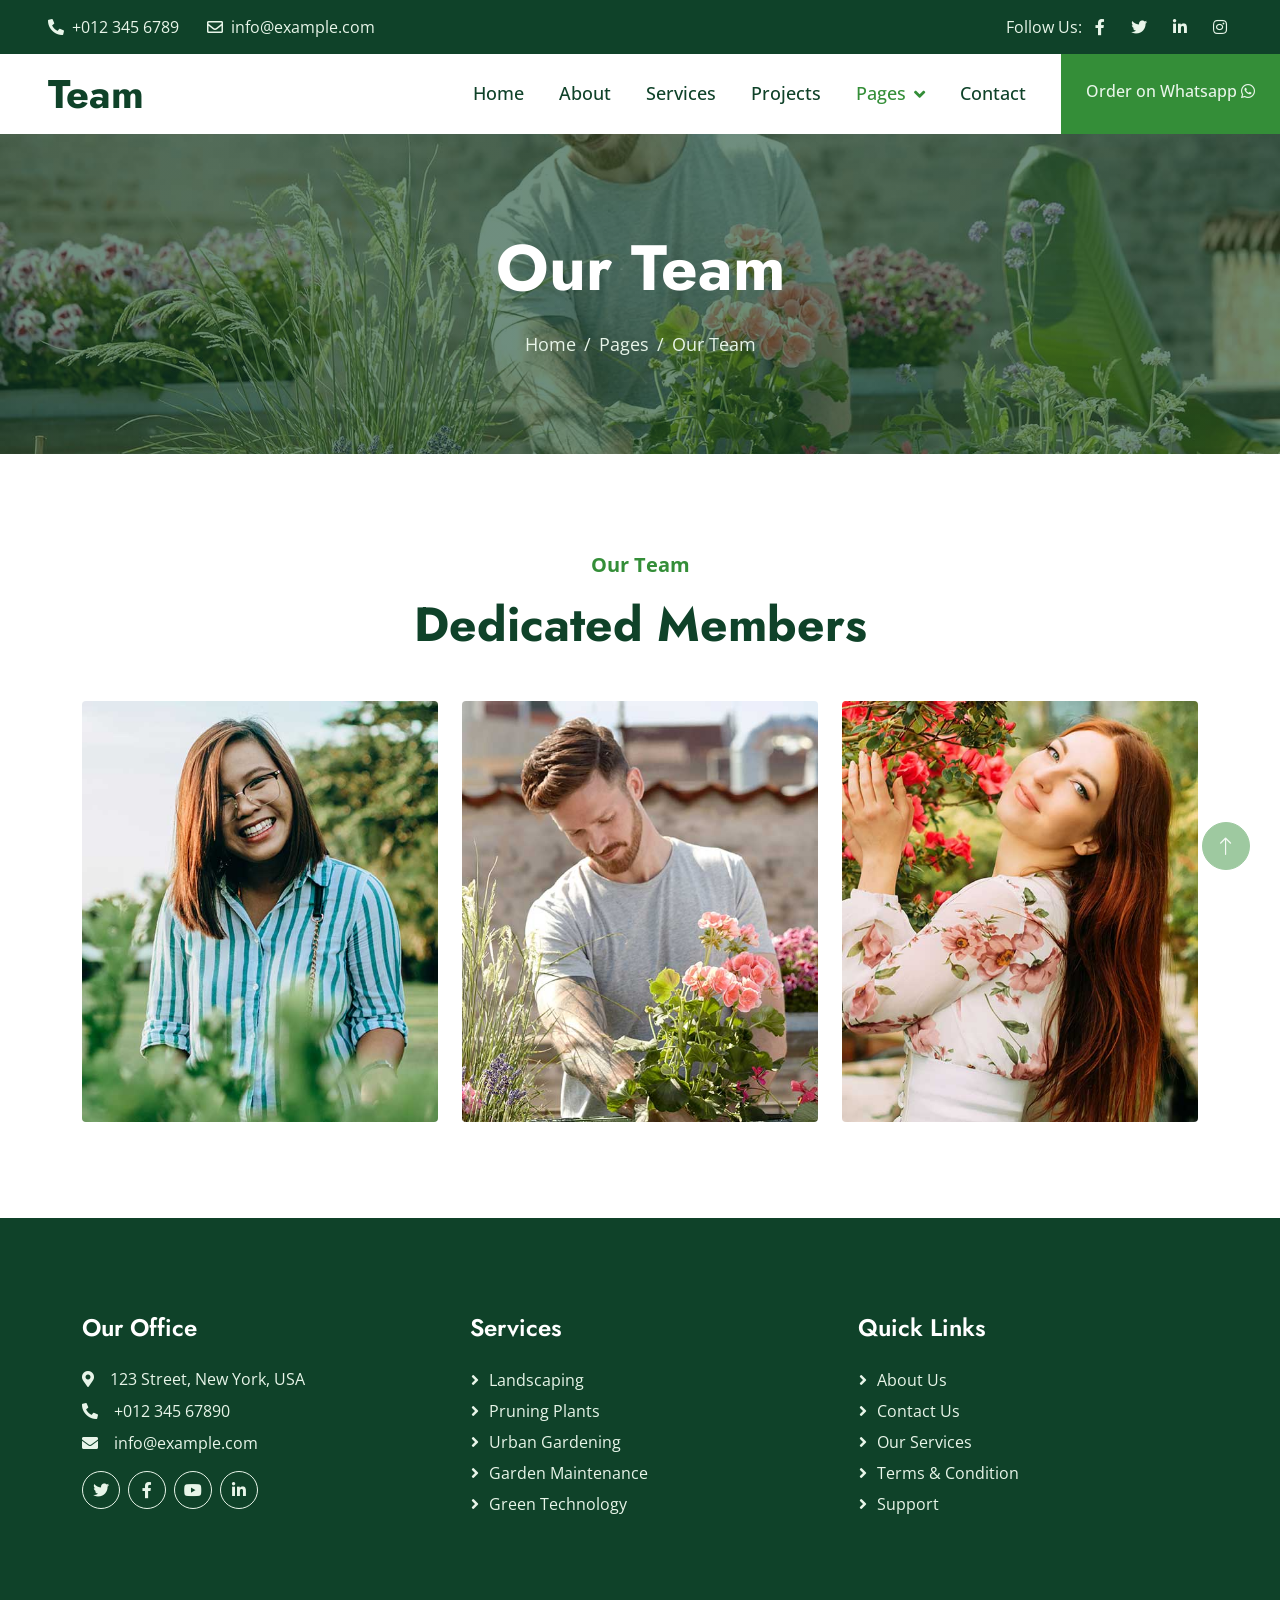
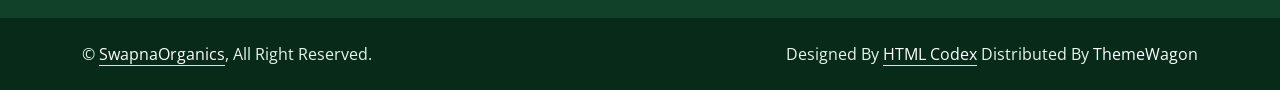
<file: team.html>
<!DOCTYPE html>
<html lang="en">

<head>
    <meta charset="utf-8">
    <title>Gardener - Gardening Website Template</title>
    <meta content="width=device-width, initial-scale=1.0" name="viewport">
    <meta content="" name="keywords">
    <meta content="" name="description">

    <!-- Favicon -->
    <link href="img/favicon.ico" rel="icon">

    <!-- Google Web Fonts -->
    <link rel="preconnect" href="https://fonts.googleapis.com">
    <link rel="preconnect" href="https://fonts.gstatic.com" crossorigin>
    <link href="https://fonts.googleapis.com/css2?family=Jost:wght@500;600;700&family=Open+Sans:wght@400;500&display=swap" rel="stylesheet">  

    <!-- Icon Font Stylesheet -->
    <link href="https://cdnjs.cloudflare.com/ajax/libs/font-awesome/5.10.0/css/all.min.css" rel="stylesheet">
    <link href="https://cdn.jsdelivr.net/npm/bootstrap-icons@1.4.1/font/bootstrap-icons.css" rel="stylesheet">

    <!-- Libraries Stylesheet -->
    <link href="lib/animate/animate.min.css" rel="stylesheet">
    <link href="lib/owlcarousel/assets/owl.carousel.min.css" rel="stylesheet">
    <link href="lib/lightbox/css/lightbox.min.css" rel="stylesheet">

    <!-- Customized Bootstrap Stylesheet -->
    <link href="css/bootstrap.min.css" rel="stylesheet">

    <!-- Template Stylesheet -->
    <link href="css/style.css" rel="stylesheet">
</head>

<body>
    <!-- Spinner Start -->
    <div id="spinner" class="show bg-white position-fixed translate-middle w-100 vh-100 top-50 start-50 d-flex align-items-center justify-content-center">
        <div class="spinner-border text-primary" role="status" style="width: 3rem; height: 3rem;"></div>
    </div>
    <!-- Spinner End -->


    <!-- Topbar Start -->
    <div class="container-fluid bg-dark text-light px-0 py-2">
        <div class="row gx-0 d-none d-lg-flex">
            <div class="col-lg-7 px-5 text-start">
                <div class="h-100 d-inline-flex align-items-center me-4">
                    <span class="fa fa-phone-alt me-2"></span>
                    <span>+012 345 6789</span>
                </div>
                <div class="h-100 d-inline-flex align-items-center">
                    <span class="far fa-envelope me-2"></span>
                    <span>info@example.com</span>
                </div>
            </div>
            <div class="col-lg-5 px-5 text-end">
                <div class="h-100 d-inline-flex align-items-center mx-n2">
                    <span>Follow Us:</span>
                    <a class="btn btn-link text-light" href=""><i class="fab fa-facebook-f"></i></a>
                    <a class="btn btn-link text-light" href=""><i class="fab fa-twitter"></i></a>
                    <a class="btn btn-link text-light" href=""><i class="fab fa-linkedin-in"></i></a>
                    <a class="btn btn-link text-light" href=""><i class="fab fa-instagram"></i></a>
                </div>
            </div>
        </div>
    </div>
    <!-- Topbar End -->


    <!-- Navbar Start -->
    <nav class="navbar navbar-expand-lg bg-white navbar-light sticky-top p-0">
        <a href="index.html" class="navbar-brand d-flex align-items-center px-4 px-lg-5">
            <h1 class="m-0">Team</h1>
        </a>
        <button type="button" class="navbar-toggler me-4" data-bs-toggle="collapse" data-bs-target="#navbarCollapse">
            <span class="navbar-toggler-icon"></span>
        </button>
        <div class="collapse navbar-collapse" id="navbarCollapse">
            <div class="navbar-nav ms-auto p-4 p-lg-0">
                <a href="index.html" class="nav-item nav-link">Home</a>
                <a href="about.html" class="nav-item nav-link">About</a>
                <a href="service.html" class="nav-item nav-link">Services</a>
                <a href="projects.html" class="nav-item nav-link">Projects</a>
                <div class="nav-item dropdown">
                    <a href="#" class="nav-link dropdown-toggle active" data-bs-toggle="dropdown">Pages</a>
                    <div class="dropdown-menu bg-light m-0">
                        <a href="feature.html" class="dropdown-item">Features</a>
                        <a href="quote.html" class="dropdown-item">Free Quote</a>
                        <a href="team.html" class="dropdown-item active">Our Team</a>
                        <a href="testimonial.html" class="dropdown-item">Testimonial</a>
                        <a href="404.html" class="dropdown-item">404 Page</a>
                    </div>
                </div>
                <a href="contact.html" class="nav-item nav-link">Contact</a>
            </div>
            <a href="https://wa.me/919693905049/?text=Hey" class="btn btn-primary py-4 px-lg-4 rounded-0 d-none d-lg-block">Order on Whatsapp    <i class="fab fa-whatsapp"></i></a>
        </div>
    </nav>
    <!-- Navbar End -->


    <!-- Page Header Start -->
    <div class="container-fluid page-header py-5 mb-5 wow fadeIn" data-wow-delay="0.1s">
        <div class="container text-center py-5">
            <h1 class="display-3 text-white mb-4 animated slideInDown">Our Team</h1>
            <nav aria-label="breadcrumb animated slideInDown">
                <ol class="breadcrumb justify-content-center mb-0">
                    <li class="breadcrumb-item"><a href="#">Home</a></li>
                    <li class="breadcrumb-item"><a href="#">Pages</a></li>
                    <li class="breadcrumb-item active" aria-current="page">Our Team</li>
                </ol>
            </nav>
        </div>
    </div>
    <!-- Page Header End -->


    <!-- Team Start -->
    <div class="container-xxl py-5">
        <div class="container">
            <div class="text-center mx-auto wow fadeInUp" data-wow-delay="0.1s" style="max-width: 500px;">
                <p class="fs-5 fw-bold text-primary">Our Team</p>
                <h1 class="display-5 mb-5">Dedicated Members</h1>
            </div>
            <div class="row g-4">
                <div class="col-lg-4 col-md-6 wow fadeInUp" data-wow-delay="0.1s">
                    <div class="team-item rounded">
                        <img class="img-fluid" src="img/team-1.jpg" alt="">
                        <div class="team-text">
                            <h4 class="mb-0">Doris Jordan</h4>
                            <p class="text-primary">Landscape Designer</p>
                            <div class="team-social d-flex">
                                <a class="btn btn-square rounded-circle me-2" href=""><i class="fab fa-facebook-f"></i></a>
                                <a class="btn btn-square rounded-circle me-2" href=""><i class="fab fa-twitter"></i></a>
                                <a class="btn btn-square rounded-circle me-2" href=""><i class="fab fa-instagram"></i></a>
                            </div>
                        </div>
                    </div>
                </div>
                <div class="col-lg-4 col-md-6 wow fadeInUp" data-wow-delay="0.3s">
                    <div class="team-item rounded">
                        <img class="img-fluid" src="img/team-2.jpg" alt="">
                        <div class="team-text">
                            <h4 class="mb-0">Johnny Ramirez</h4>
                            <p class="text-primary">Garden Designer</p>
                            <div class="team-social d-flex">
                                <a class="btn btn-square rounded-circle me-2" href=""><i class="fab fa-facebook-f"></i></a>
                                <a class="btn btn-square rounded-circle me-2" href=""><i class="fab fa-twitter"></i></a>
                                <a class="btn btn-square rounded-circle me-2" href=""><i class="fab fa-instagram"></i></a>
                            </div>
                        </div>
                    </div>
                </div>
                <div class="col-lg-4 col-md-6 wow fadeInUp" data-wow-delay="0.5s">
                    <div class="team-item rounded">
                        <img class="img-fluid" src="img/team-3.jpg" alt="">
                        <div class="team-text">
                            <h4 class="mb-0">Diana Wagner</h4>
                            <p class="text-primary">Senior Gardener</p>
                            <div class="team-social d-flex">
                                <a class="btn btn-square rounded-circle me-2" href=""><i class="fab fa-facebook-f"></i></a>
                                <a class="btn btn-square rounded-circle me-2" href=""><i class="fab fa-twitter"></i></a>
                                <a class="btn btn-square rounded-circle me-2" href=""><i class="fab fa-instagram"></i></a>
                            </div>
                        </div>
                    </div>
                </div>
            </div>
        </div>
    </div>
    <!-- Team End -->


    <!-- Footer Start -->
    <div class="container-fluid bg-dark text-light footer mt-5 py-5 wow fadeIn" data-wow-delay="0.1s">
        <div class="container py-5">
            <div class="row g-5">
                <div class="col-lg-4 col-md-6">
                    <h4 class="text-white mb-4">Our Office</h4>
                    <p class="mb-2"><i class="fa fa-map-marker-alt me-3"></i>123 Street, New York, USA</p>
                    <p class="mb-2"><i class="fa fa-phone-alt me-3"></i>+012 345 67890</p>
                    <p class="mb-2"><i class="fa fa-envelope me-3"></i>info@example.com</p>
                    <div class="d-flex pt-2">
                        <a class="btn btn-square btn-outline-light rounded-circle me-2" href=""><i class="fab fa-twitter"></i></a>
                        <a class="btn btn-square btn-outline-light rounded-circle me-2" href=""><i class="fab fa-facebook-f"></i></a>
                        <a class="btn btn-square btn-outline-light rounded-circle me-2" href=""><i class="fab fa-youtube"></i></a>
                        <a class="btn btn-square btn-outline-light rounded-circle me-2" href=""><i class="fab fa-linkedin-in"></i></a>
                    </div>
                </div>
                <div class="col-lg-4 col-md-6">
                    <h4 class="text-white mb-4">Services</h4>
                    <a class="btn btn-link" href="">Landscaping</a>
                    <a class="btn btn-link" href="">Pruning plants</a>
                    <a class="btn btn-link" href="">Urban Gardening</a>
                    <a class="btn btn-link" href="">Garden Maintenance</a>
                    <a class="btn btn-link" href="">Green Technology</a>
                </div>
                <div class="col-lg-4 col-md-6">
                    <h4 class="text-white mb-4">Quick Links</h4>
                    <a class="btn btn-link" href="">About Us</a>
                    <a class="btn btn-link" href="">Contact Us</a>
                    <a class="btn btn-link" href="">Our Services</a>
                    <a class="btn btn-link" href="">Terms & Condition</a>
                    <a class="btn btn-link" href="">Support</a>
                </div>
                <!--SwapnaOrganics -->
            </div>
        </div>
    </div>
    <!-- Footer End -->


    <!-- Copyright Start -->
    <div class="container-fluid copyright py-4">
        <div class="container">
            <div class="row">
                <div class="col-md-6 text-center text-md-start mb-3 mb-md-0">
                    &copy; <a class="border-bottom" href="#">SwapnaOrganics</a>, All Right Reserved.
                </div>
                <div class="col-md-6 text-center text-md-end">
                    <!--/*** This template is free as long as you keep the footer author’s credit link/attribution link/backlink. If you'd like to use the template without the footer author’s credit link/attribution link/backlink, you can purchase the Credit Removal License from "https://htmlcodex.com/credit-removal". Thank you for your support. ***/-->
                    Designed By <a class="border-bottom" href="https://htmlcodex.com">HTML Codex</a> Distributed By <a href="https://themewagon.com">ThemeWagon</a>
                </div>
            </div>
        </div>
    </div>
    <!-- Copyright End -->


    <!-- Back to Top -->
    <a href="#" class="btn btn-lg btn-primary btn-lg-square rounded-circle back-to-top"><i class="bi bi-arrow-up"></i></a>


    <!-- JavaScript Libraries -->
    <script src="https://code.jquery.com/jquery-3.4.1.min.js"></script>
    <script src="https://cdn.jsdelivr.net/npm/bootstrap@5.0.0/dist/js/bootstrap.bundle.min.js"></script>
    <script src="lib/wow/wow.min.js"></script>
    <script src="lib/easing/easing.min.js"></script>
    <script src="lib/waypoints/waypoints.min.js"></script>
    <script src="lib/owlcarousel/owl.carousel.min.js"></script>
    <script src="lib/counterup/counterup.min.js"></script>
    <script src="lib/parallax/parallax.min.js"></script>
    <script src="lib/isotope/isotope.pkgd.min.js"></script>
    <script src="lib/lightbox/js/lightbox.min.js"></script>

    <!-- Template Javascript -->
    <script src="js/main.js"></script>
</body>

</html>
</file>
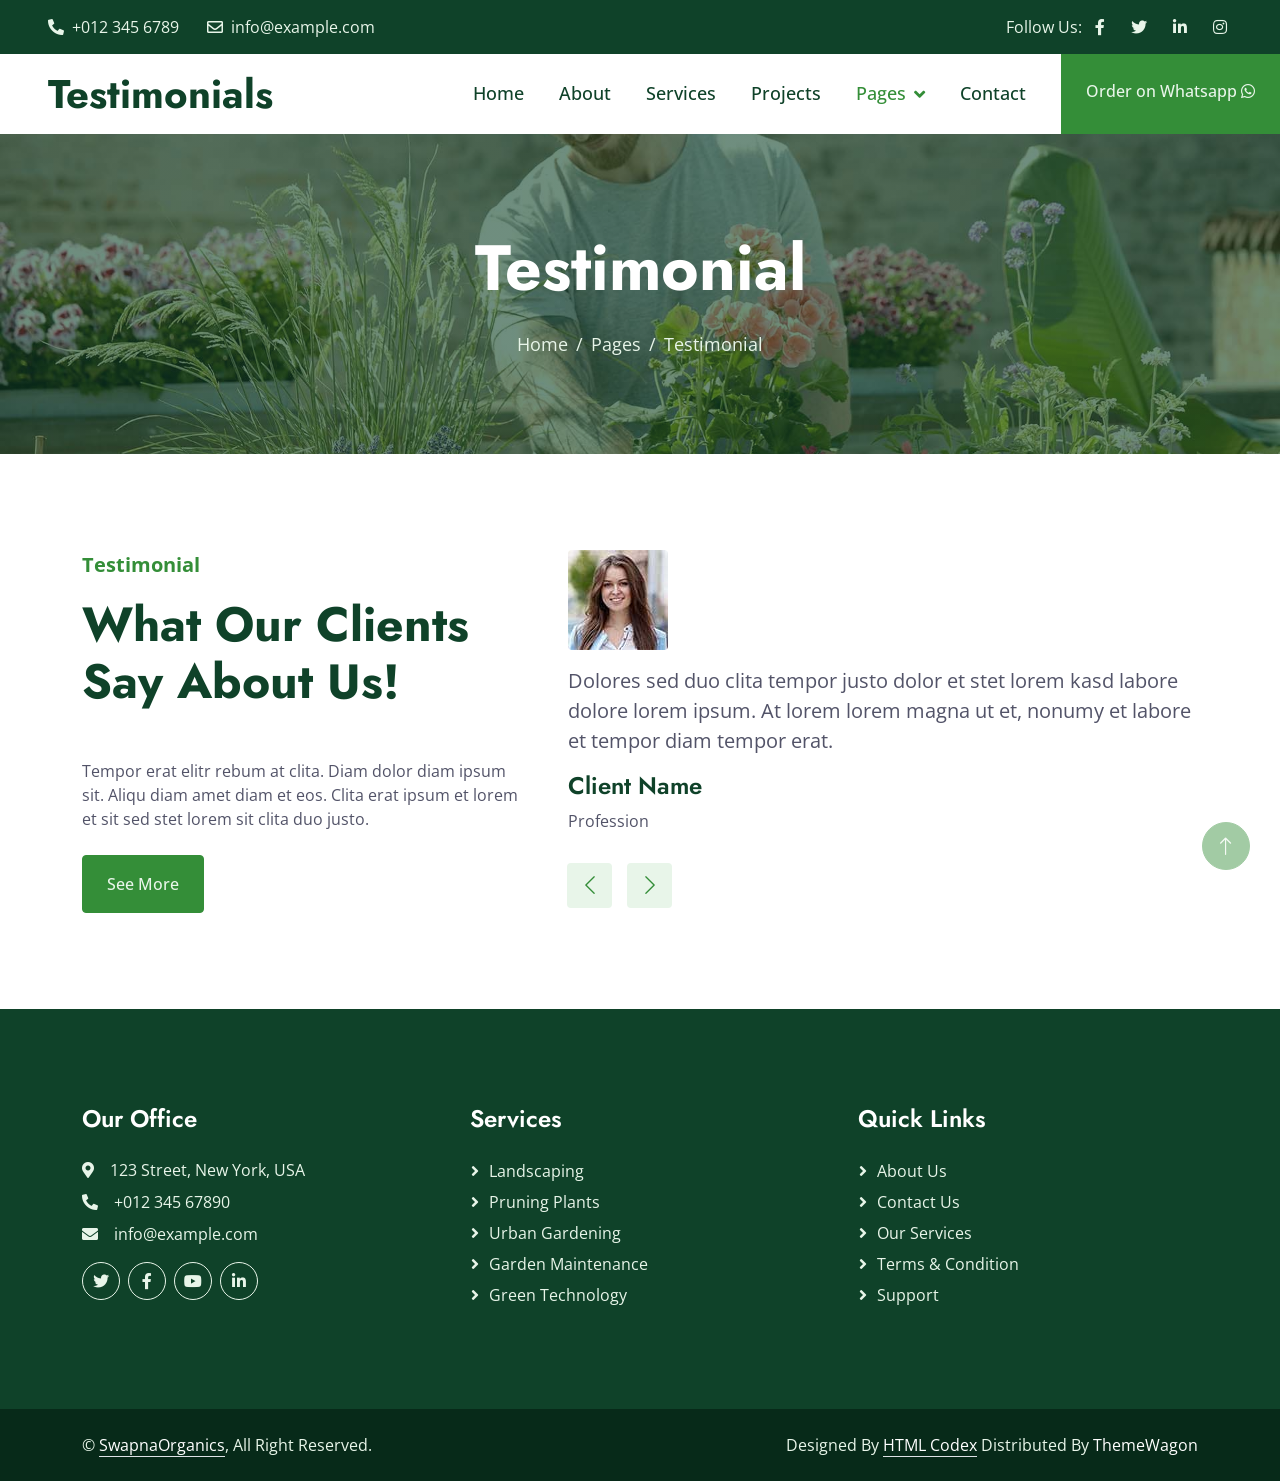
<file: testimonial.html>
<!DOCTYPE html>
<html lang="en">

<head>
    <meta charset="utf-8">
    <title>Gardener - Gardening Website Template</title>
    <meta content="width=device-width, initial-scale=1.0" name="viewport">
    <meta content="" name="keywords">
    <meta content="" name="description">

    <!-- Favicon -->
    <link href="img/favicon.ico" rel="icon">

    <!-- Google Web Fonts -->
    <link rel="preconnect" href="https://fonts.googleapis.com">
    <link rel="preconnect" href="https://fonts.gstatic.com" crossorigin>
    <link href="https://fonts.googleapis.com/css2?family=Jost:wght@500;600;700&family=Open+Sans:wght@400;500&display=swap" rel="stylesheet">  

    <!-- Icon Font Stylesheet -->
    <link href="https://cdnjs.cloudflare.com/ajax/libs/font-awesome/5.10.0/css/all.min.css" rel="stylesheet">
    <link href="https://cdn.jsdelivr.net/npm/bootstrap-icons@1.4.1/font/bootstrap-icons.css" rel="stylesheet">

    <!-- Libraries Stylesheet -->
    <link href="lib/animate/animate.min.css" rel="stylesheet">
    <link href="lib/owlcarousel/assets/owl.carousel.min.css" rel="stylesheet">
    <link href="lib/lightbox/css/lightbox.min.css" rel="stylesheet">

    <!-- Customized Bootstrap Stylesheet -->
    <link href="css/bootstrap.min.css" rel="stylesheet">

    <!-- Template Stylesheet -->
    <link href="css/style.css" rel="stylesheet">
</head>

<body>
    <!-- Spinner Start -->
    <div id="spinner" class="show bg-white position-fixed translate-middle w-100 vh-100 top-50 start-50 d-flex align-items-center justify-content-center">
        <div class="spinner-border text-primary" role="status" style="width: 3rem; height: 3rem;"></div>
    </div>
    <!-- Spinner End -->


    <!-- Topbar Start -->
    <div class="container-fluid bg-dark text-light px-0 py-2">
        <div class="row gx-0 d-none d-lg-flex">
            <div class="col-lg-7 px-5 text-start">
                <div class="h-100 d-inline-flex align-items-center me-4">
                    <span class="fa fa-phone-alt me-2"></span>
                    <span>+012 345 6789</span>
                </div>
                <div class="h-100 d-inline-flex align-items-center">
                    <span class="far fa-envelope me-2"></span>
                    <span>info@example.com</span>
                </div>
            </div>
            <div class="col-lg-5 px-5 text-end">
                <div class="h-100 d-inline-flex align-items-center mx-n2">
                    <span>Follow Us:</span>
                    <a class="btn btn-link text-light" href=""><i class="fab fa-facebook-f"></i></a>
                    <a class="btn btn-link text-light" href=""><i class="fab fa-twitter"></i></a>
                    <a class="btn btn-link text-light" href=""><i class="fab fa-linkedin-in"></i></a>
                    <a class="btn btn-link text-light" href=""><i class="fab fa-instagram"></i></a>
                </div>
            </div>
        </div>
    </div>
    <!-- Topbar End -->


    <!-- Navbar Start -->
    <nav class="navbar navbar-expand-lg bg-white navbar-light sticky-top p-0">
        <a href="index.html" class="navbar-brand d-flex align-items-center px-4 px-lg-5">
            <h1 class="m-0">Testimonials</h1>
        </a>
        <button type="button" class="navbar-toggler me-4" data-bs-toggle="collapse" data-bs-target="#navbarCollapse">
            <span class="navbar-toggler-icon"></span>
        </button>
        <div class="collapse navbar-collapse" id="navbarCollapse">
            <div class="navbar-nav ms-auto p-4 p-lg-0">
                <a href="index.html" class="nav-item nav-link">Home</a>
                <a href="about.html" class="nav-item nav-link">About</a>
                <a href="service.html" class="nav-item nav-link">Services</a>
                <a href="projects.html" class="nav-item nav-link">Projects</a>
                <div class="nav-item dropdown">
                    <a href="#" class="nav-link dropdown-toggle active" data-bs-toggle="dropdown">Pages</a>
                    <div class="dropdown-menu bg-light m-0">
                        <a href="feature.html" class="dropdown-item">Features</a>
                        <a href="quote.html" class="dropdown-item">Free Quote</a>
                        <a href="team.html" class="dropdown-item">Our Team</a>
                        <a href="testimonial.html" class="dropdown-item active">Testimonial</a>
                        <a href="404.html" class="dropdown-item">404 Page</a>
                    </div>
                </div>
                <a href="contact.html" class="nav-item nav-link">Contact</a>
            </div>
            <a href="https://wa.me/919693905049/?text=Hey" class="btn btn-primary py-4 px-lg-4 rounded-0 d-none d-lg-block">Order on Whatsapp    <i class="fab fa-whatsapp"></i></a>
        </div>
    </nav>
    <!-- Navbar End -->


    <!-- Page Header Start -->
    <div class="container-fluid page-header py-5 mb-5 wow fadeIn" data-wow-delay="0.1s">
        <div class="container text-center py-5">
            <h1 class="display-3 text-white mb-4 animated slideInDown">Testimonial</h1>
            <nav aria-label="breadcrumb animated slideInDown">
                <ol class="breadcrumb justify-content-center mb-0">
                    <li class="breadcrumb-item"><a href="#">Home</a></li>
                    <li class="breadcrumb-item"><a href="#">Pages</a></li>
                    <li class="breadcrumb-item active" aria-current="page">Testimonial</li>
                </ol>
            </nav>
        </div>
    </div>
    <!-- Page Header End -->


    <!-- Testimonial Start -->
    <div class="container-xxl py-5">
        <div class="container">
            <div class="row g-5">
                <div class="col-lg-5 wow fadeInUp" data-wow-delay="0.1s">
                    <p class="fs-5 fw-bold text-primary">Testimonial</p>
                    <h1 class="display-5 mb-5">What Our Clients Say About Us!</h1>
                    <p class="mb-4">Tempor erat elitr rebum at clita. Diam dolor diam ipsum sit. Aliqu diam amet diam et eos. Clita erat ipsum et lorem et sit sed stet lorem sit clita duo justo.</p>
                    <a class="btn btn-primary py-3 px-4" href="">See More</a>
                </div>
                <div class="col-lg-7 wow fadeInUp" data-wow-delay="0.5s">
                    <div class="owl-carousel testimonial-carousel">
                        <div class="testimonial-item">
                            <img class="img-fluid rounded mb-3" src="img/testimonial-1.jpg" alt="">
                            <p class="fs-5">Dolores sed duo clita tempor justo dolor et stet lorem kasd labore dolore lorem ipsum. At lorem lorem magna ut et, nonumy et labore et tempor diam tempor erat.</p>
                            <h4>Client Name</h4>
                            <span>Profession</span>
                        </div>
                        <div class="testimonial-item">
                            <img class="img-fluid rounded mb-3" src="img/testimonial-2.jpg" alt="">
                            <p class="fs-5">Dolores sed duo clita tempor justo dolor et stet lorem kasd labore dolore lorem ipsum. At lorem lorem magna ut et, nonumy et labore et tempor diam tempor erat.</p>
                            <h4>Client Name</h4>
                            <span>Profession</span>
                        </div>
                    </div>
                </div>
            </div>
        </div>
    </div>
    <!-- Testimonial End -->


    <!-- Footer Start -->
    <div class="container-fluid bg-dark text-light footer mt-5 py-5 wow fadeIn" data-wow-delay="0.1s">
        <div class="container py-5">
            <div class="row g-5">
                <div class="col-lg-4 col-md-6">
                    <h4 class="text-white mb-4">Our Office</h4>
                    <p class="mb-2"><i class="fa fa-map-marker-alt me-3"></i>123 Street, New York, USA</p>
                    <p class="mb-2"><i class="fa fa-phone-alt me-3"></i>+012 345 67890</p>
                    <p class="mb-2"><i class="fa fa-envelope me-3"></i>info@example.com</p>
                    <div class="d-flex pt-2">
                        <a class="btn btn-square btn-outline-light rounded-circle me-2" href=""><i class="fab fa-twitter"></i></a>
                        <a class="btn btn-square btn-outline-light rounded-circle me-2" href=""><i class="fab fa-facebook-f"></i></a>
                        <a class="btn btn-square btn-outline-light rounded-circle me-2" href=""><i class="fab fa-youtube"></i></a>
                        <a class="btn btn-square btn-outline-light rounded-circle me-2" href=""><i class="fab fa-linkedin-in"></i></a>
                    </div>
                </div>
                <div class="col-lg-4 col-md-6">
                    <h4 class="text-white mb-4">Services</h4>
                    <a class="btn btn-link" href="">Landscaping</a>
                    <a class="btn btn-link" href="">Pruning plants</a>
                    <a class="btn btn-link" href="">Urban Gardening</a>
                    <a class="btn btn-link" href="">Garden Maintenance</a>
                    <a class="btn btn-link" href="">Green Technology</a>
                </div>
                <div class="col-lg-4 col-md-6">
                    <h4 class="text-white mb-4">Quick Links</h4>
                    <a class="btn btn-link" href="">About Us</a>
                    <a class="btn btn-link" href="">Contact Us</a>
                    <a class="btn btn-link" href="">Our Services</a>
                    <a class="btn btn-link" href="">Terms & Condition</a>
                    <a class="btn btn-link" href="">Support</a>
                </div>
                <!--SwapnaOrganics -->
            </div>
        </div>
    </div>
    <!-- Footer End -->


    <!-- Copyright Start -->
    <div class="container-fluid copyright py-4">
        <div class="container">
            <div class="row">
                <div class="col-md-6 text-center text-md-start mb-3 mb-md-0">
                    &copy; <a class="border-bottom" href="#">SwapnaOrganics</a>, All Right Reserved.
                </div>
                <div class="col-md-6 text-center text-md-end">
                    <!--/*** This template is free as long as you keep the footer author’s credit link/attribution link/backlink. If you'd like to use the template without the footer author’s credit link/attribution link/backlink, you can purchase the Credit Removal License from "https://htmlcodex.com/credit-removal". Thank you for your support. ***/-->
                    Designed By <a class="border-bottom" href="https://htmlcodex.com">HTML Codex</a> Distributed By <a href="https://themewagon.com">ThemeWagon</a>
                </div>
            </div>
        </div>
    </div>
    <!-- Copyright End -->


    <!-- Back to Top -->
    <a href="#" class="btn btn-lg btn-primary btn-lg-square rounded-circle back-to-top"><i class="bi bi-arrow-up"></i></a>


    <!-- JavaScript Libraries -->
    <script src="https://code.jquery.com/jquery-3.4.1.min.js"></script>
    <script src="https://cdn.jsdelivr.net/npm/bootstrap@5.0.0/dist/js/bootstrap.bundle.min.js"></script>
    <script src="lib/wow/wow.min.js"></script>
    <script src="lib/easing/easing.min.js"></script>
    <script src="lib/waypoints/waypoints.min.js"></script>
    <script src="lib/owlcarousel/owl.carousel.min.js"></script>
    <script src="lib/counterup/counterup.min.js"></script>
    <script src="lib/parallax/parallax.min.js"></script>
    <script src="lib/isotope/isotope.pkgd.min.js"></script>
    <script src="lib/lightbox/js/lightbox.min.js"></script>

    <!-- Template Javascript -->
    <script src="js/main.js"></script>
</body>

</html>
</file>
<file: css/style.css>
/********** Template CSS **********/
:root {
    --primary: #348E38;
    --secondary: #525368;
    --light: #E8F5E9;
    --dark: #0F4229;
}

.back-to-top {
    position: fixed;
    display: none;
    right: 30px;
    bottom: 30px;
    z-index: 99;
}

h1,
.h1,
h2,
.h2,
.fw-bold {
    font-weight: 700 !important;
}

h3,
.h3,
h4,
.h4,
.fw-medium {
    font-weight: 600 !important;
}

h5,
.h5,
h6,
.h6,
.fw-semi-bold {
    font-weight: 500 !important;
}


/*** Spinner ***/
#spinner {
    opacity: 0;
    visibility: hidden;
    transition: opacity .5s ease-out, visibility 0s linear .5s;
    z-index: 99999;
}

#spinner.show {
    transition: opacity .5s ease-out, visibility 0s linear 0s;
    visibility: visible;
    opacity: 1;
}


/*** Button ***/
.btn {
    transition: .5s;
    font-weight: 500;
}

.btn-primary,
.btn-outline-primary:hover {
    color: var(--light);
}

.btn-square {
    width: 38px;
    height: 38px;
}

.btn-sm-square {
    width: 32px;
    height: 32px;
}

.btn-lg-square {
    width: 48px;
    height: 48px;
}

.btn-square,
.btn-sm-square,
.btn-lg-square {
    padding: 0;
    display: flex;
    align-items: center;
    justify-content: center;
    font-weight: normal;
}


/*** Navbar ***/
.navbar.sticky-top {
    top: -100px;
    transition: .5s;
}

.navbar .navbar-brand,
.navbar a.btn {
    height: 80px
}

.navbar .navbar-nav .nav-link {
    margin-right: 35px;
    padding: 25px 0;
    color: var(--dark);
    font-size: 18px;
    font-weight: 500;
    outline: none;
}

.navbar .navbar-nav .nav-link:hover,
.navbar .navbar-nav .nav-link.active {
    color: var(--primary);
}

.navbar .dropdown-toggle::after {
    border: none;
    content: "\f107";
    font-family: "Font Awesome 5 Free";
    font-weight: 900;
    vertical-align: middle;
    margin-left: 8px;
}

@media (max-width: 991.98px) {
    .navbar .navbar-nav .nav-link  {
        margin-right: 0;
        padding: 10px 0;
    }

    .navbar .navbar-nav {
        border-top: 1px solid #EEEEEE;
    }
}

@media (min-width: 992px) {
    .navbar .nav-item .dropdown-menu {
        display: block;
        border: none;
        margin-top: 0;
        top: 150%;
        opacity: 0;
        visibility: hidden;
        transition: .5s;
    }

    .navbar .nav-item:hover .dropdown-menu {
        top: 100%;
        visibility: visible;
        transition: .5s;
        opacity: 1;
    }
}


/*** Header ***/
.carousel-caption {
    top: 0;
    left: 0;
    right: 0;
    bottom: 0;
    display: flex;
    align-items: center;
    justify-content: center;
    text-align: center;
    background: rgba(15, 66, 41, .6);
    z-index: 1;
}

.carousel-control-prev,
.carousel-control-next {
    width: 15%;
}

.carousel-control-prev-icon,
.carousel-control-next-icon {
    width: 3rem;
    height: 3rem;
    border-radius: 3rem;
    background-color: var(--primary);
    border: 10px solid var(--primary);
}

@media (max-width: 768px) {
    #header-carousel .carousel-item {
        position: relative;
        min-height: 450px;
    }
    
    #header-carousel .carousel-item img {
        position: absolute;
        width: 100%;
        height: 100%;
        object-fit: cover;
    }
}

.page-header {
    background: linear-gradient(rgba(15, 66, 41, .6), rgba(15, 66, 41, .6)), url(../img/carousel-1.jpg) center center no-repeat;
    background-size: cover;
}

.page-header .breadcrumb-item+.breadcrumb-item::before {
    color: var(--light);
}

.page-header .breadcrumb-item,
.page-header .breadcrumb-item a {
    font-size: 18px;
    color: var(--light);
}


/*** Top Feature ***/
@media (min-width: 991.98px) {
    .top-feature {
        position: relative;
        margin-top: -80px;
        z-index: 1;
    }
}


/*** Facts & Quote ***/
.facts,
.quote {
    background: rgba(15, 66, 41, .6);
}


/*** Service ***/
.service-item {
    position: relative;
    text-align: center;
}

.service-item .service-img {
    position: absolute;
    width: 100%;
    height: 100%;
    top: 0;
    left: 0;
    overflow: hidden;
    z-index: -1;
}

.service-item .service-img img {
    position: absolute;
    width: 100%;
    height: 100%;
    left: 0;
    object-fit: cover;
    transform: scale(1.2);
    transition: .3s;
    z-index: -1;
}

.service-item:hover .service-img img {
    transform: scale(1);
}

.service-item .service-text {
    background: #FFFFFF;
    box-shadow: 0 0 45px rgba(0, 0, 0, .08);
    transition: .3s;
}

.service-item:hover .service-text {
    background: rgba(15, 66, 41, .6);
}

.service-item .service-text h4,
.service-item .service-text p {
    transition: .3;
}

.service-item:hover .service-text h4 {
    color: #FFFFFF;
}

.service-item:hover .service-text p {
    color: var(--light);
}

.service-item .service-text .btn-square {
    width: 100px;
    height: 100px;
    background: transparent;
    transition: .5s;
}

.service-item:hover .service-text .btn-square {
    background: var(--light);
}

.service-item .service-text .btn {
    width: 31px;
    height: 31px;
    display: inline-flex;
    align-items: center;
    color: var(--dark);
    background: var(--light);
    white-space: nowrap;
    overflow: hidden;
    transition: .3s;
}

.service-item:hover .service-text .btn {
    width: 112px;
}


/*** Project Portfolio ***/
#portfolio-flters {
    display: inline-block;
    background: var(--light);
    padding: 10px 15px;
}

#portfolio-flters li {
    display: inline-block;
    font-weight: 500;
    color: var(--primary);
    cursor: pointer;
    transition: .5s;
    border-bottom: 2px solid transparent;
}

#portfolio-flters li:hover,
#portfolio-flters li.active {
    color: var(--dark);
    border-color: var(--dark);
}

.portfolio-inner {
    position: relative;
    overflow: hidden;
}

.portfolio-inner::before,
.portfolio-inner::after {
    position: absolute;
    content: "";
    width: 0;
    height: 100%;
    top: 0;
    left: 0;
    background: rgba(15, 66, 41, .6);
    transition: .5s;
}

.portfolio-inner::after {
    left: auto;
    right: 0;
}

.portfolio-inner:hover::before,
.portfolio-inner:hover::after {
    width: 50%;
}

.portfolio-inner .portfolio-text {
    position: absolute;
    width: 100%;
    height: 100%;
    top: 0;
    left: 0;
    display: flex;
    flex-direction: column;
    align-items: center;
    justify-content: center;
    transition: .5s;
    z-index: 3;
    opacity: 0;
}

.portfolio-inner:hover .portfolio-text {
    transition-delay: .3s;
    opacity: 1;
}

.portfolio-inner .portfolio-text .btn {
    background: var(--light);
    color: var(--primary);
}

.portfolio-inner .portfolio-text .btn:hover {
    background: var(--primary);
    color: var(--light);
}


/*** Team ***/
.team-item {
    position: relative;
    overflow: hidden;
}

.team-item .team-text {
    position: absolute;
    width: calc(100% - 45px);
    left: -100%;
    bottom: 45px;
    padding: 1.5rem;
    background: #FFFFFF;
    border-radius: 0 4px 4px 0;
    opacity: 0;
    transition: .5s;
}

.team-item:hover .team-text {
    left: 0;
    opacity: 1;
}

.team-item .team-social .btn {
    background: var(--light);
    color: var(--primary);
}

.team-item .team-social .btn:hover {
    background: var(--primary);
    color: var(--light);
}

.team-item .team-img .team-social {
    position: absolute;
    width: 100%;
    height: 100%;
    top: 0;
    left: 0;
    display: flex;
    align-items: center;
    justify-content: center;
    transition: .5s;
    z-index: 3;
    opacity: 0;
}

.team-item:hover .team-img .team-social {
    transition-delay: .3s;
    opacity: 1;
}


/*** Testimonial ***/

.testimonial-carousel .owl-item img {
    width: 100px;
    height: 100px;
}

.testimonial-carousel .owl-nav {
    margin-top: 30px;
    display: flex;
}

.testimonial-carousel .owl-nav .owl-prev,
.testimonial-carousel .owl-nav .owl-next {
    margin-right: 15px;
    width: 45px;
    height: 45px;
    display: flex;
    align-items: center;
    justify-content: center;
    color: var(--primary);
    background: var(--light);
    border-radius: 4px;
    font-size: 22px;
    transition: .5s;
}

.testimonial-carousel .owl-nav .owl-prev:hover,
.testimonial-carousel .owl-nav .owl-next:hover {
    background: var(--primary);
    color: var(--light);
}


/*** Footer ***/
.footer .btn.btn-link {
    display: block;
    margin-bottom: 5px;
    padding: 0;
    text-align: left;
    color: var(--light);
    font-weight: normal;
    text-transform: capitalize;
    transition: .3s;
}

.footer .btn.btn-link::before {
    position: relative;
    content: "\f105";
    font-family: "Font Awesome 5 Free";
    font-weight: 900;
    margin-right: 10px;
}

.footer .btn.btn-link:hover {
    color: var(--primary);
    letter-spacing: 1px;
    box-shadow: none;
}

.copyright {
    color: var(--light);
    background: #072A19;
}

.copyright a {
    color: #FFFFFF;
}

.copyright a:hover {
    color: var(--primary);
}
</file>
